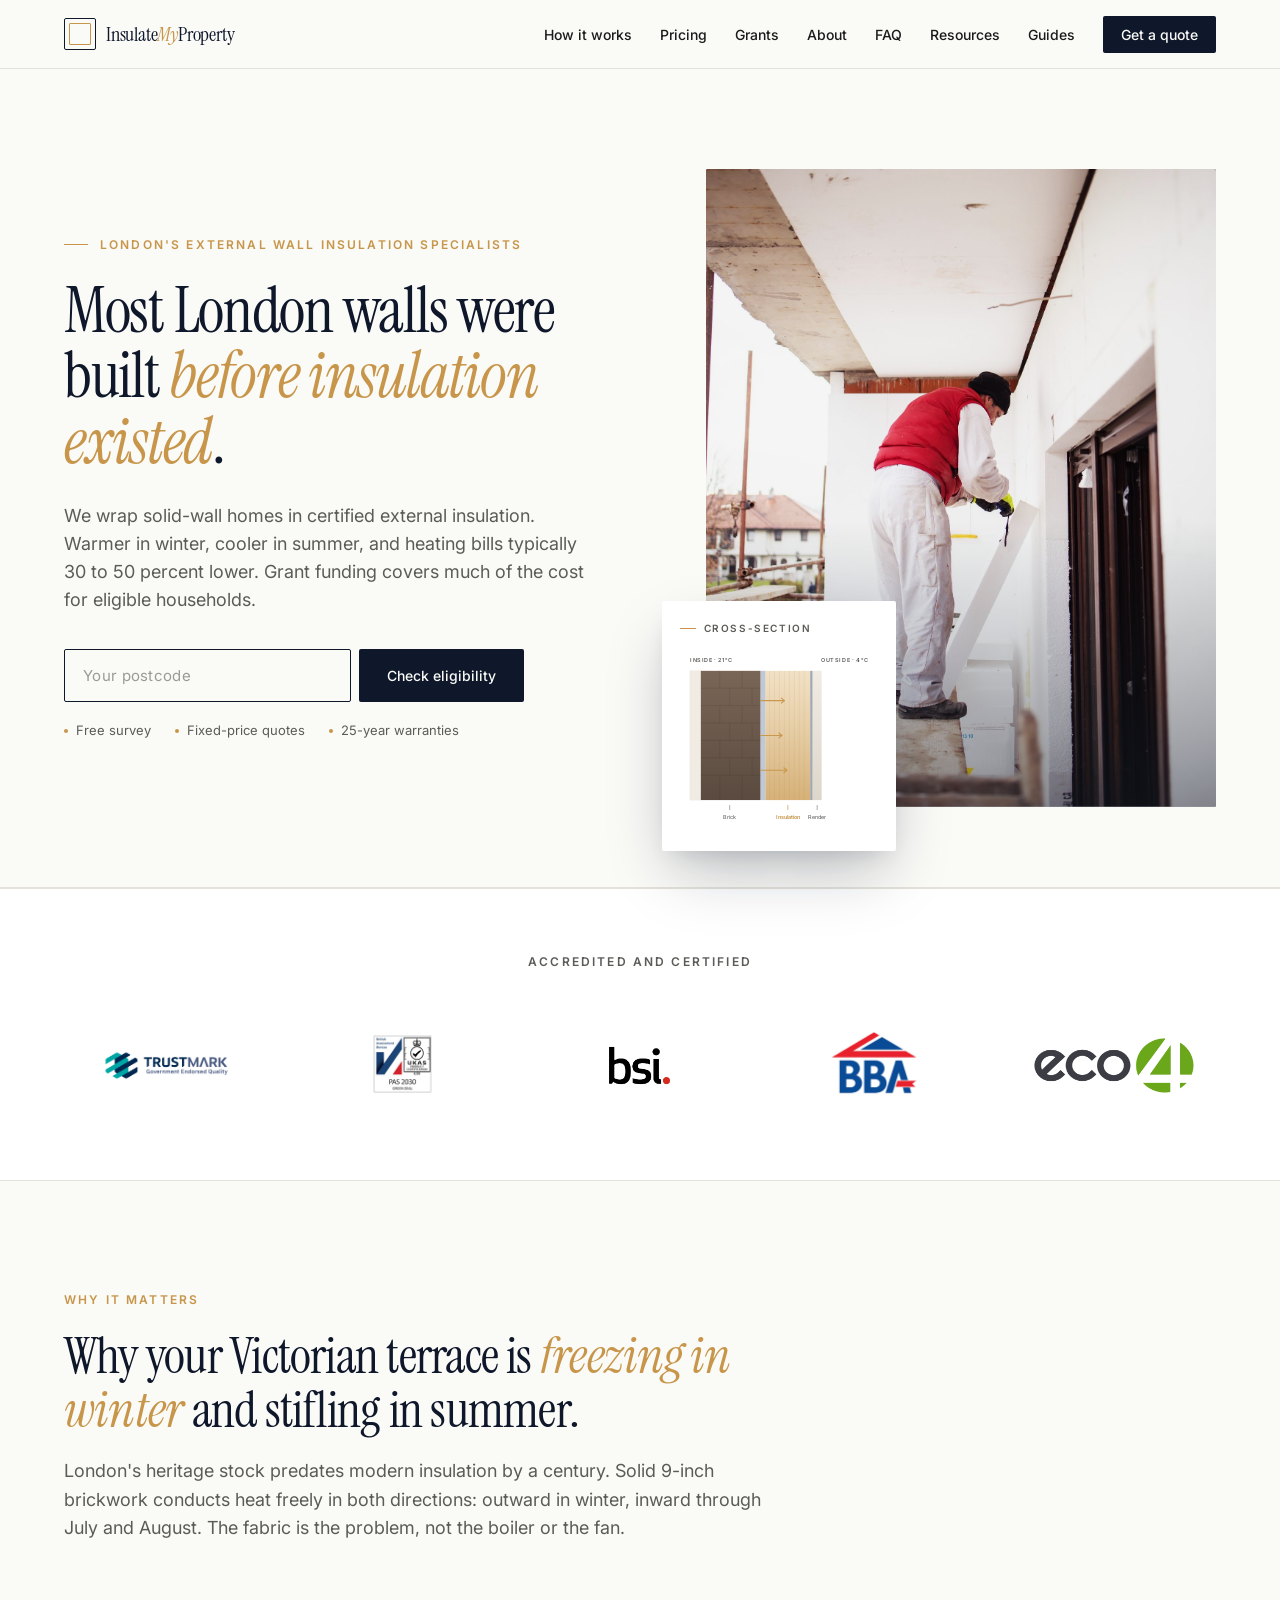
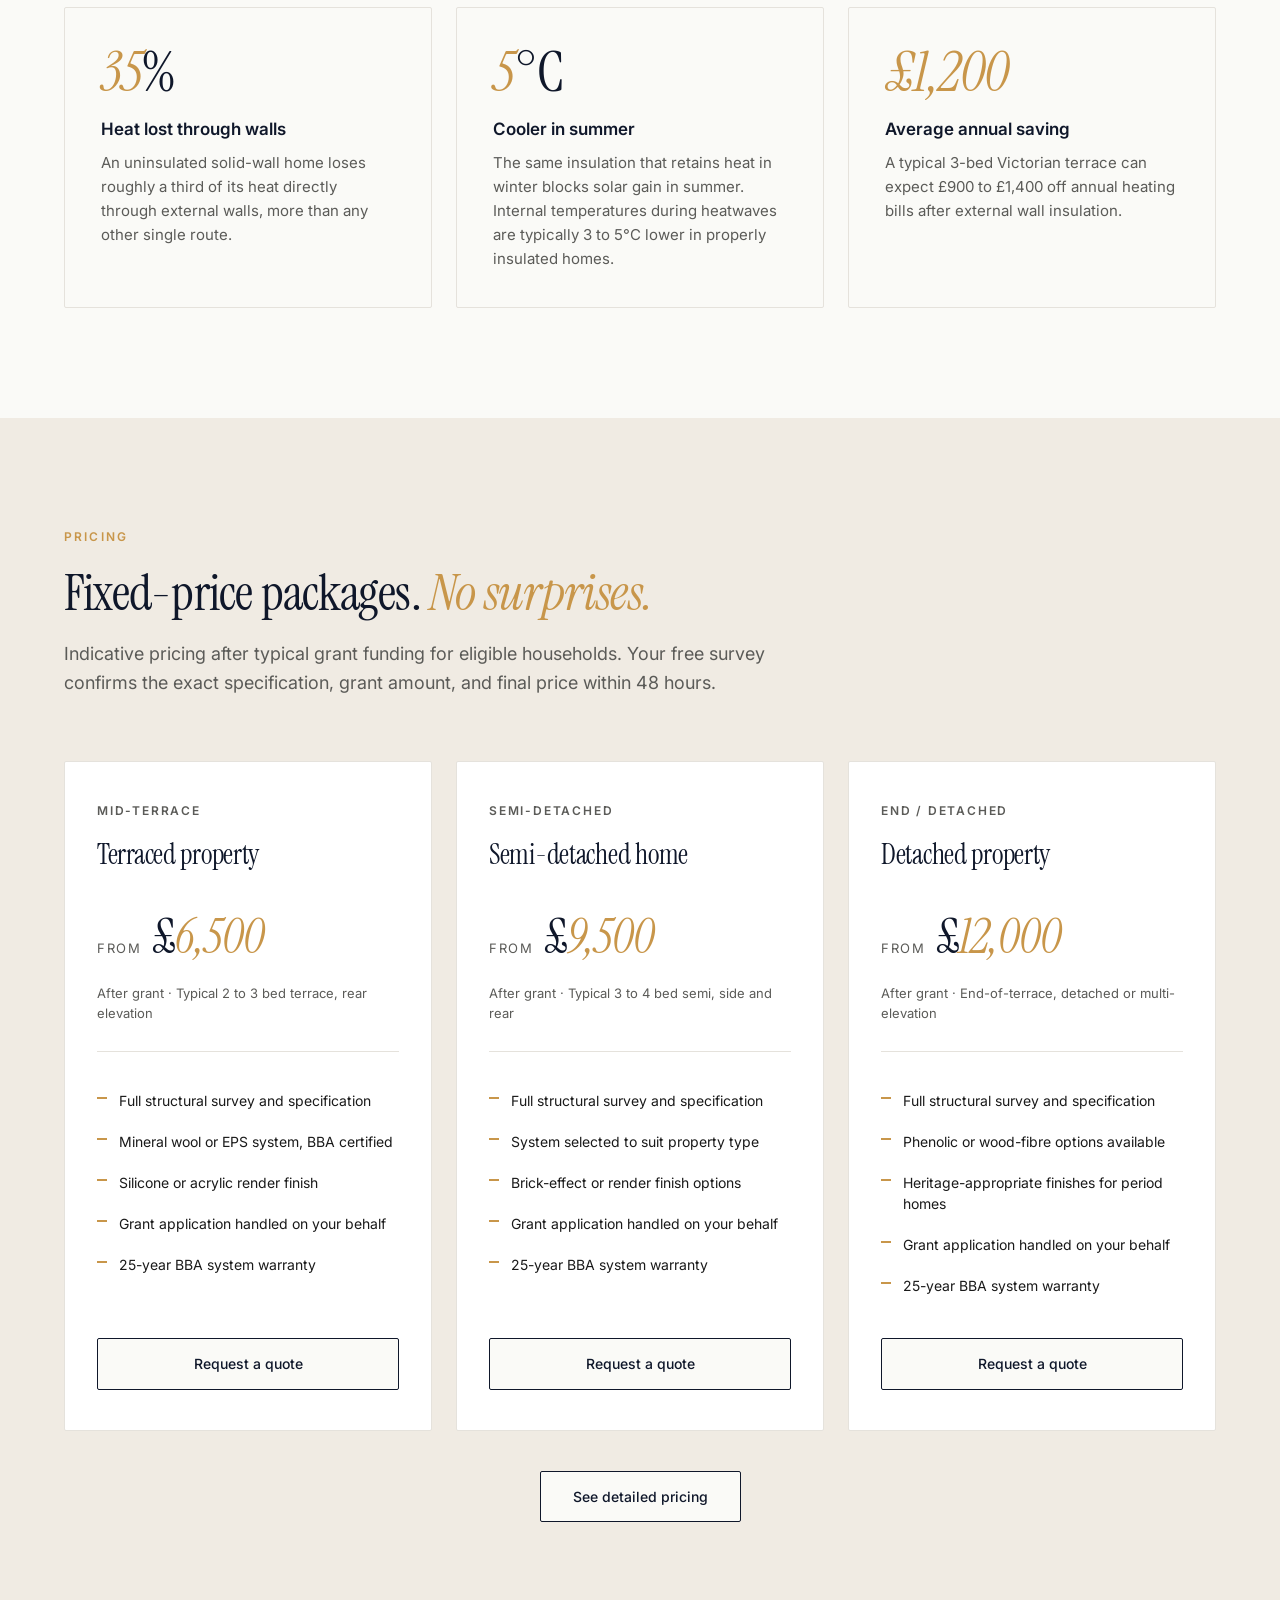
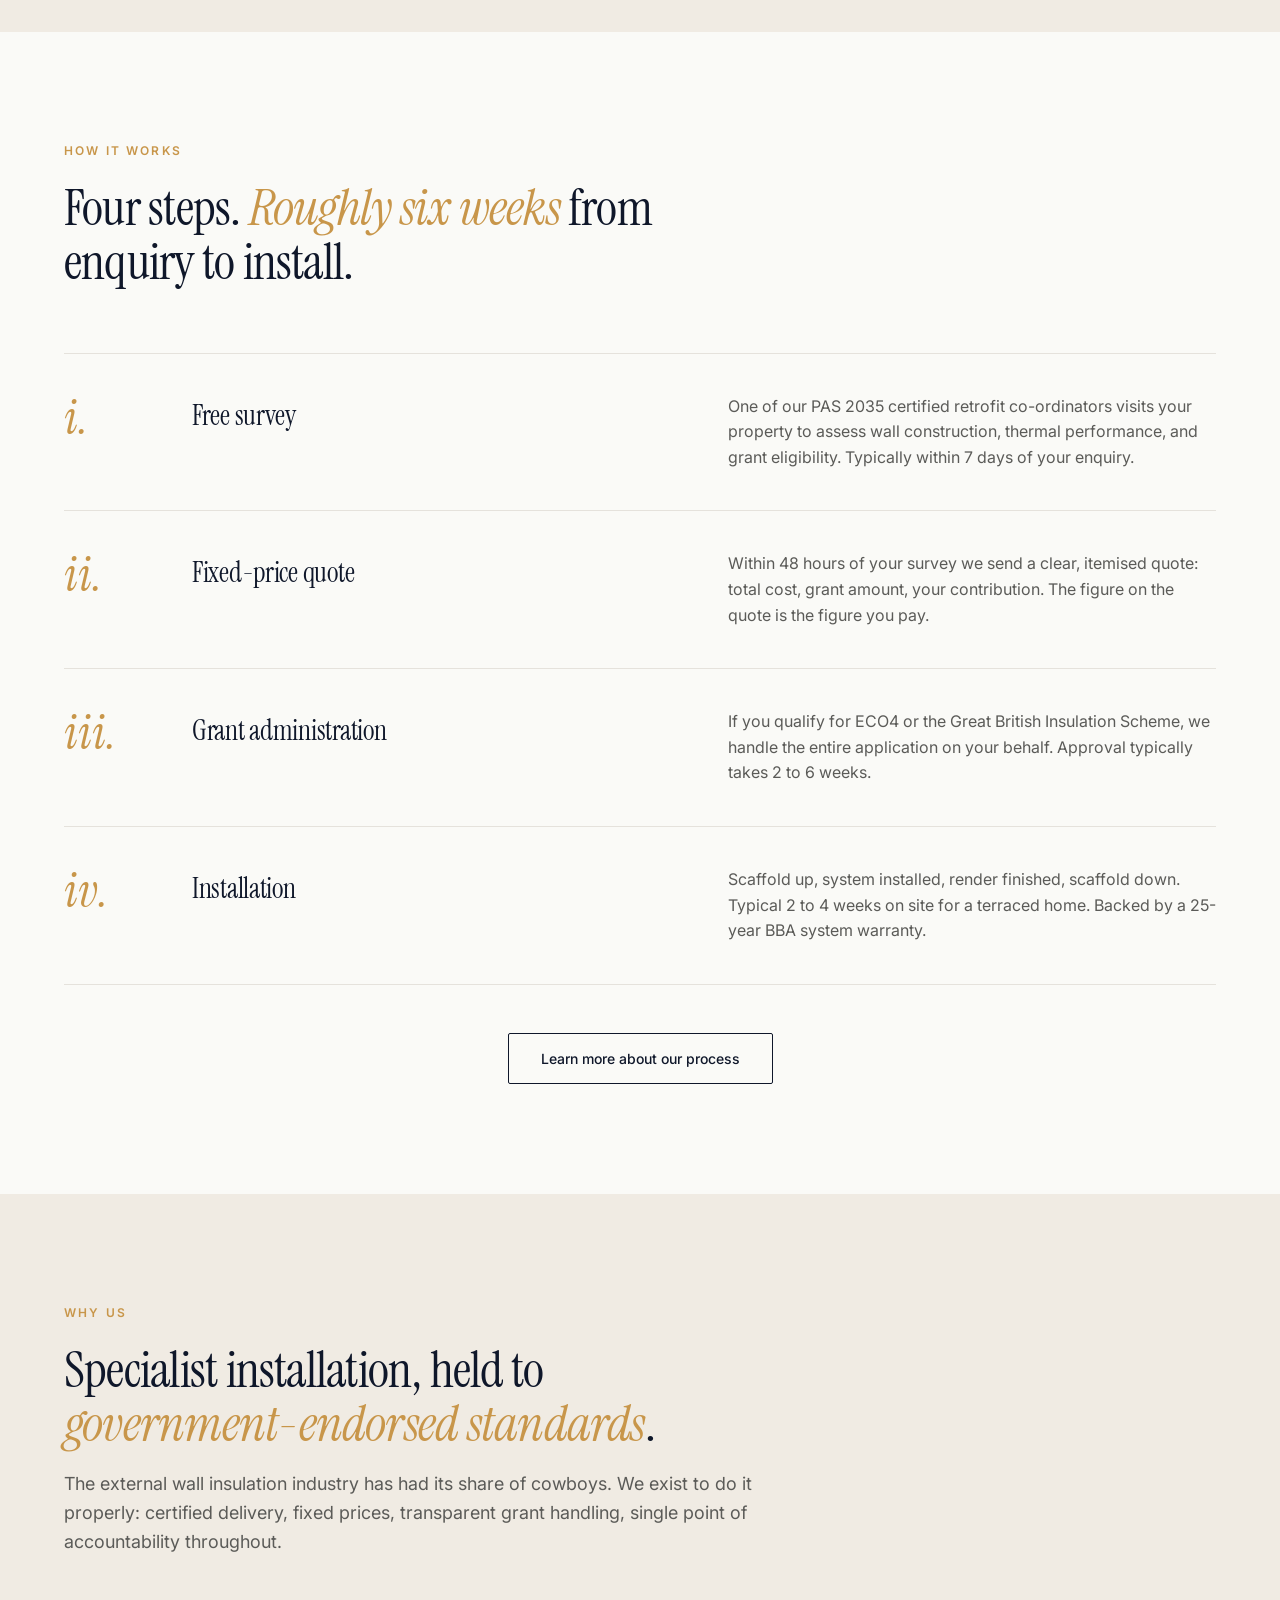
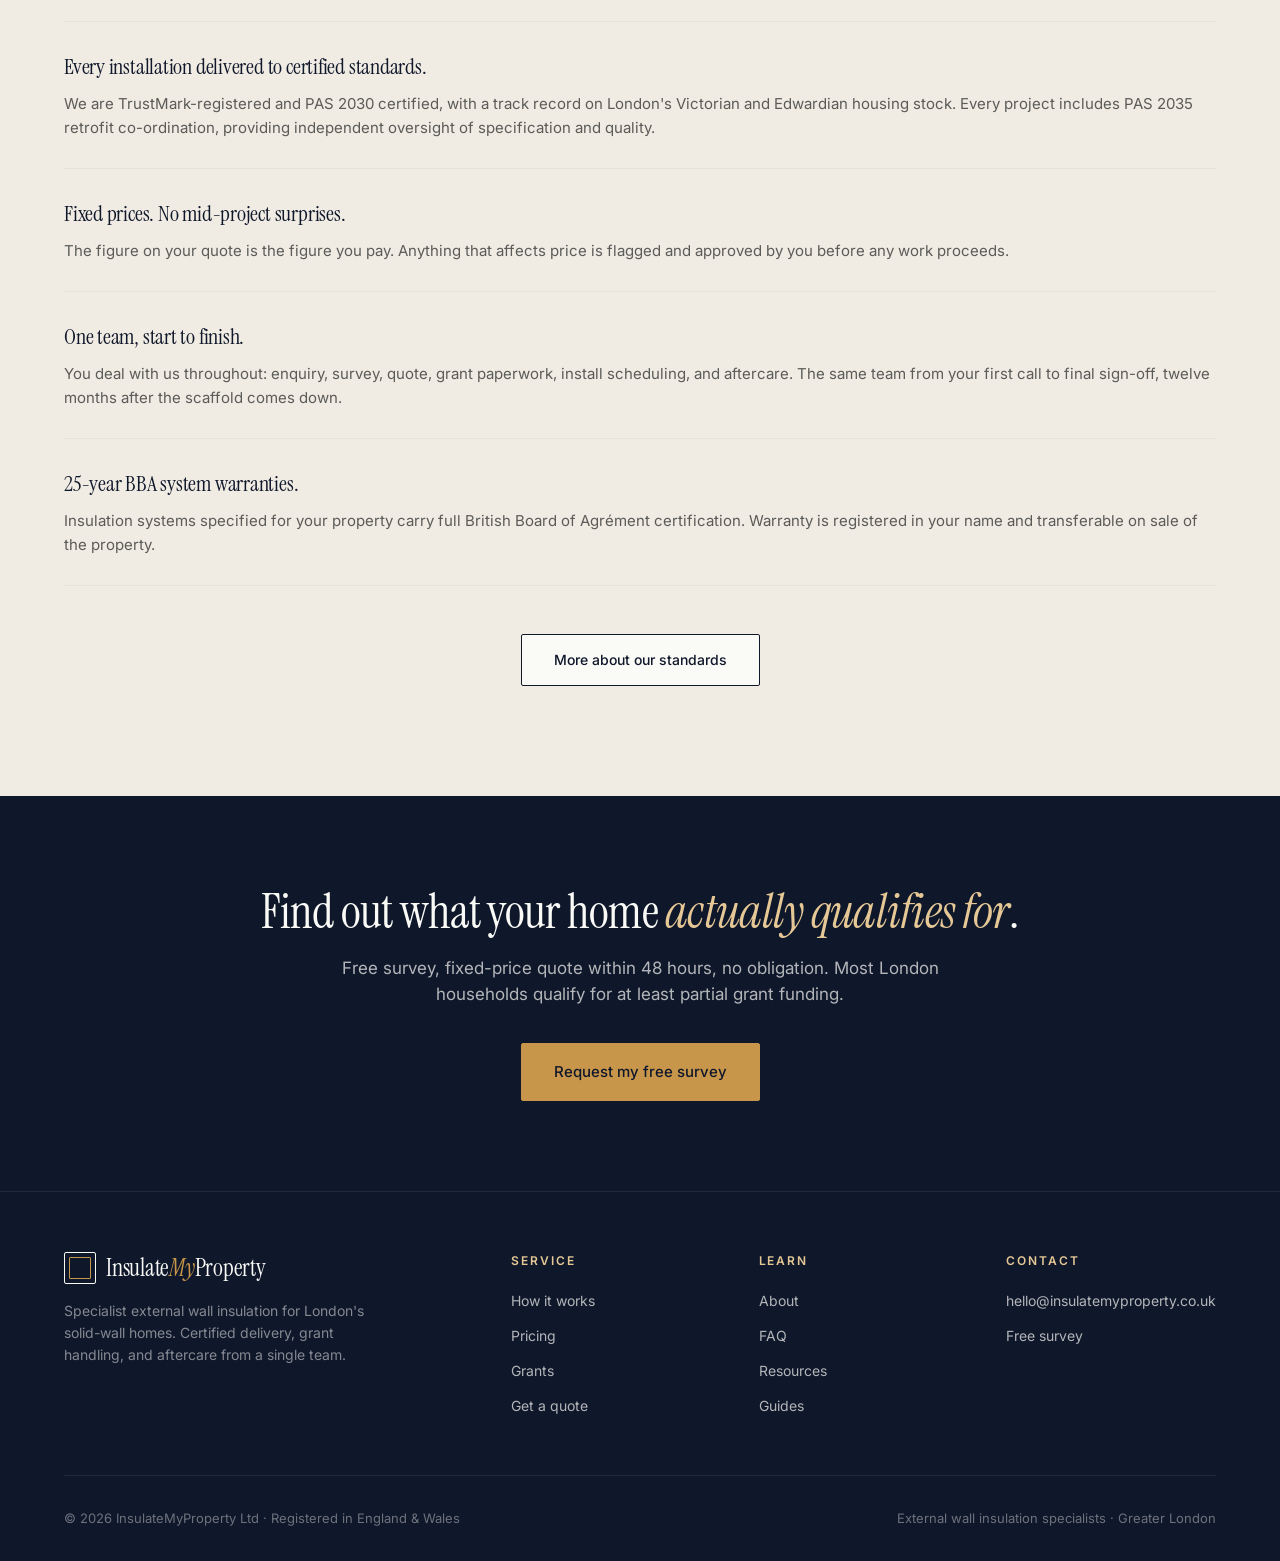
<file: index.html>
<!DOCTYPE html>
<html lang="en-GB">
<head>
<meta charset="UTF-8">
<meta name="viewport" content="width=device-width, initial-scale=1.0">
<title>InsulateMyProperty — Specialist external wall insulation, London</title>
<meta name="description" content="External wall insulation for London's solid-wall homes. Warmer in winter, cooler in summer. Grant funding available. Fixed-price quotes within 48 hours. TrustMark-registered and PAS 2030 certified.">
<link rel="preconnect" href="https://fonts.googleapis.com">
<link rel="preconnect" href="https://fonts.gstatic.com" crossorigin>
<link href="https://fonts.googleapis.com/css2?family=Instrument+Serif:ital@0;1&family=Inter:wght@300;400;500;600;700&display=swap" rel="stylesheet">
<link rel="stylesheet" href="styles.css">

<link rel="icon" type="image/svg+xml" href="favicon.svg">
<link rel="icon" type="image/png" sizes="32x32" href="favicon-32.png">
<link rel="apple-touch-icon" sizes="180x180" href="apple-touch-icon.png">
<link rel="manifest" href="site.webmanifest">
<meta name="theme-color" content="#0F172A">

<link rel="canonical" href="https://insulatemyproperty.co.uk/">

<meta property="og:type" content="website">
<meta property="og:site_name" content="InsulateMyProperty">
<meta property="og:locale" content="en_GB">
<meta property="og:url" content="https://insulatemyproperty.co.uk/">
<meta property="og:title" content="InsulateMyProperty — Specialist external wall insulation, London">
<meta property="og:description" content="External wall insulation for London's solid-wall homes. Warmer in winter, cooler in summer. Grant funding available. Fixed-price quotes within 48 hours. TrustMark-registered and PAS 2030 certified.">
<meta property="og:image" content="https://insulatemyproperty.co.uk/images/og-default.jpg">
<meta property="og:image:width" content="1200">
<meta property="og:image:height" content="630">

<meta name="twitter:card" content="summary_large_image">
<meta name="twitter:title" content="InsulateMyProperty — Specialist external wall insulation, London">
<meta name="twitter:description" content="External wall insulation for London's solid-wall homes. Warmer in winter, cooler in summer. Grant funding available. Fixed-price quotes within 48 hours. TrustMark-registered and PAS 2030 certified.">
<meta name="twitter:image" content="https://insulatemyproperty.co.uk/images/og-default.jpg">

<script type="application/ld+json">
{
  "@context": "https://schema.org",
  "@type": "HomeAndConstructionBusiness",
  "name": "InsulateMyProperty",
  "alternateName": "InsulateMyProperty Ltd",
  "description": "Specialist external wall insulation for London's solid-wall homes. Certified delivery, grant handling, and aftercare from a single team.",
  "url": "https://insulatemyproperty.co.uk",
  "email": "hello@insulatemyproperty.co.uk",
  "logo": "https://insulatemyproperty.co.uk/images/og-default.jpg",
  "image": "https://insulatemyproperty.co.uk/images/og-default.jpg",
  "priceRange": "££",
  "areaServed": {
    "@type": "City",
    "name": "London",
    "containedInPlace": {
      "@type": "Country",
      "name": "United Kingdom"
    }
  },
  "serviceArea": {
    "@type": "GeoCircle",
    "geoMidpoint": {
      "@type": "GeoCoordinates",
      "latitude": 51.5074,
      "longitude": -0.1278
    },
    "geoRadius": "30000"
  },
  "hasOfferCatalog": {
    "@type": "OfferCatalog",
    "name": "External wall insulation services",
    "itemListElement": [
      {"@type": "Offer", "itemOffered": {"@type": "Service", "name": "External wall insulation installation"}},
      {"@type": "Offer", "itemOffered": {"@type": "Service", "name": "ECO4 grant administration"}},
      {"@type": "Offer", "itemOffered": {"@type": "Service", "name": "GBIS grant administration"}},
      {"@type": "Offer", "itemOffered": {"@type": "Service", "name": "Building survey and retrofit co-ordination"}}
    ]
  }
}
</script>

</head>
<body>

<header class="site-header">
  <div class="nav-inner">
    <a href="index.html" class="logo">
      <div class="logo-mark"></div>
      <span class="logo-text">Insulate<em>My</em>Property</span>
    </a>
    <nav class="site-nav">
      <ul>
        <li><a href="how-it-works.html">How it works</a></li>
        <li><a href="pricing.html">Pricing</a></li>
        <li><a href="grants.html">Grants</a></li>
        <li><a href="about.html">About</a></li>
        <li><a href="faq.html">FAQ</a></li>
        <li><a href="resources.html">Resources</a></li>
        <li><a href="guides/index.html">Guides</a></li>
        <li><a href="quote.html" class="nav-cta">Get a quote</a></li>
      </ul>
    </nav>
  </div>
</header>

<section class="hero">
  <div class="container">
    <div class="hero-grid">
      <div>
        <div class="eyebrow">London's external wall insulation specialists</div>
        <h1>Most London walls were built <em>before insulation existed</em>.</h1>
        <p class="lead">We wrap solid-wall homes in certified external insulation. Warmer in winter, cooler in summer, and heating bills typically 30 to 50 percent lower. Grant funding covers much of the cost for eligible households.</p>
        <form class="hero-postcode" onsubmit="event.preventDefault(); window.location.href='quote.html?postcode=' + encodeURIComponent(this.elements[0].value);">
          <input type="text" placeholder="Your postcode" aria-label="Your postcode" maxlength="8" required>
          <button type="submit">Check eligibility</button>
        </form>
        <div class="hero-meta">
          <span>Free survey</span>
          <span>Fixed-price quotes</span>
          <span>25-year warranties</span>
        </div>
      </div>
      <div class="hero-visual">
        <div class="hero-photo">
          <img src="images/hero-install.jpg" alt="External wall insulation installation in progress" loading="eager">
        </div>
        <div class="hero-diagram-card">
          <div class="hero-diagram-card-label">Cross-section</div>
          <svg viewBox="0 0 400 380" xmlns="http://www.w3.org/2000/svg" aria-hidden="true">
            <defs>
              <linearGradient id="brickGradHero" x1="0%" y1="0%" x2="0%" y2="100%">
                <stop offset="0%" stop-color="#7A6657"/>
                <stop offset="100%" stop-color="#5A4A3F"/>
              </linearGradient>
              <linearGradient id="insulationGradHero" x1="0%" y1="0%" x2="0%" y2="100%">
                <stop offset="0%" stop-color="#E5C896" stop-opacity="0.55"/>
                <stop offset="100%" stop-color="#C8964A" stop-opacity="0.75"/>
              </linearGradient>
              <linearGradient id="renderGradHero" x1="0%" y1="0%" x2="0%" y2="100%">
                <stop offset="0%" stop-color="#F0EBE3"/>
                <stop offset="100%" stop-color="#DDD6CA"/>
              </linearGradient>
            </defs>
            <text x="20" y="32" font-family="Inter, sans-serif" font-size="11" font-weight="600" fill="#5B5B58" letter-spacing="1.2">INSIDE · 21°C</text>
            <text x="380" y="32" font-family="Inter, sans-serif" font-size="11" font-weight="600" fill="#5B5B58" letter-spacing="1.2" text-anchor="end">OUTSIDE · 4°C</text>
            <rect x="20" y="50" width="22" height="260" fill="#F0EBE3" stroke="#DDD6CA" stroke-width="0.5"/>
            <rect x="42" y="50" width="120" height="260" fill="url(#brickGradHero)"/>
            <g stroke="#3A3027" stroke-width="0.6" opacity="0.55">
              <line x1="42" y1="85" x2="162" y2="85"/>
              <line x1="42" y1="120" x2="162" y2="120"/>
              <line x1="42" y1="155" x2="162" y2="155"/>
              <line x1="42" y1="190" x2="162" y2="190"/>
              <line x1="42" y1="225" x2="162" y2="225"/>
              <line x1="42" y1="260" x2="162" y2="260"/>
              <line x1="80" y1="50" x2="80" y2="85"/>
              <line x1="125" y1="50" x2="125" y2="85"/>
              <line x1="100" y1="85" x2="100" y2="120"/>
              <line x1="145" y1="85" x2="145" y2="120"/>
              <line x1="80" y1="120" x2="80" y2="155"/>
              <line x1="125" y1="120" x2="125" y2="155"/>
              <line x1="100" y1="155" x2="100" y2="190"/>
              <line x1="145" y1="155" x2="145" y2="190"/>
              <line x1="80" y1="190" x2="80" y2="225"/>
              <line x1="125" y1="190" x2="125" y2="225"/>
              <line x1="100" y1="225" x2="100" y2="260"/>
              <line x1="145" y1="225" x2="145" y2="260"/>
              <line x1="80" y1="260" x2="80" y2="310"/>
              <line x1="125" y1="260" x2="125" y2="310"/>
            </g>
            <rect x="162" y="50" width="10" height="260" fill="#94A3B8" opacity="0.6"/>
            <rect x="172" y="50" width="90" height="260" fill="url(#insulationGradHero)"/>
            <g stroke="#A87A2E" stroke-width="0.5" opacity="0.4">
              <line x1="180" y1="50" x2="180" y2="310"/>
              <line x1="190" y1="50" x2="190" y2="310"/>
              <line x1="200" y1="50" x2="200" y2="310"/>
              <line x1="210" y1="50" x2="210" y2="310"/>
              <line x1="220" y1="50" x2="220" y2="310"/>
              <line x1="230" y1="50" x2="230" y2="310"/>
              <line x1="240" y1="50" x2="240" y2="310"/>
              <line x1="250" y1="50" x2="250" y2="310"/>
            </g>
            <rect x="262" y="50" width="5" height="260" fill="#475569" opacity="0.5"/>
            <rect x="267" y="50" width="18" height="260" fill="url(#renderGradHero)"/>
            <g opacity="0.95">
              <path d="M 162 110 L 210 110" stroke="#C8964A" stroke-width="2.2" fill="none" stroke-linecap="round"/>
              <path d="M 204 105 L 210 110 L 204 115" stroke="#C8964A" stroke-width="2.2" fill="none" stroke-linecap="round" stroke-linejoin="round"/>
              <path d="M 162 180 L 205 180" stroke="#C8964A" stroke-width="2.2" fill="none" stroke-linecap="round"/>
              <path d="M 199 175 L 205 180 L 199 185" stroke="#C8964A" stroke-width="2.2" fill="none" stroke-linecap="round" stroke-linejoin="round"/>
              <path d="M 162 250 L 215 250" stroke="#C8964A" stroke-width="2.2" fill="none" stroke-linecap="round"/>
              <path d="M 209 245 L 215 250 L 209 255" stroke="#C8964A" stroke-width="2.2" fill="none" stroke-linecap="round" stroke-linejoin="round"/>
            </g>
            <line x1="100" y1="320" x2="100" y2="330" stroke="#1F2937" stroke-width="0.8"/>
            <text x="100" y="348" font-family="Inter, sans-serif" font-size="11" fill="#5B5B58" text-anchor="middle">Brick</text>
            <line x1="217" y1="320" x2="217" y2="330" stroke="#C8964A" stroke-width="1.4"/>
            <text x="217" y="348" font-family="Inter, sans-serif" font-size="11" font-weight="600" fill="#C8964A" text-anchor="middle">Insulation</text>
            <line x1="276" y1="320" x2="276" y2="330" stroke="#1F2937" stroke-width="0.8"/>
            <text x="276" y="348" font-family="Inter, sans-serif" font-size="11" fill="#5B5B58" text-anchor="middle">Render</text>
          </svg>
        </div>
      </div>
    </div>
  </div>
</section>

<div class="trust-strip">
  <div class="container">
    <div class="trust-strip-label">Accredited and certified</div>
    <div class="trust-grid">
      <div class="trust-item"><img src="images/trustmark.png" alt="TrustMark — Government Endorsed Quality" class="trust-logo trust-logo--trustmark"></div>
      <div class="trust-item"><img src="images/pas2030.png" alt="PAS 2030 certified installer standard" class="trust-logo trust-logo--pas2030"></div>
      <div class="trust-item"><img src="images/pas2035-bsi.png" alt="BSI — PAS 2035 retrofit standard" class="trust-logo trust-logo--bsi"></div>
      <div class="trust-item"><img src="images/bba.png" alt="BBA certified insulation systems" class="trust-logo trust-logo--bba"></div>
      <div class="trust-item"><img src="images/eco4.png" alt="ECO4 grant scheme" class="trust-logo trust-logo--eco4"></div>
    </div>
  </div>
</div>

<section>
  <div class="container">
    <div class="section-head">
      <div class="section-eyebrow">Why it matters</div>
      <h2>Why your Victorian terrace is <em>freezing in winter</em> and stifling in summer.</h2>
      <p>London's heritage stock predates modern insulation by a century. Solid 9-inch brickwork conducts heat freely in both directions: outward in winter, inward through July and August. The fabric is the problem, not the boiler or the fan.</p>
    </div>
    <div class="problem-grid">
      <div class="problem-card">
        <div class="stat"><em>35</em>%</div>
        <h3>Heat lost through walls</h3>
        <p>An uninsulated solid-wall home loses roughly a third of its heat directly through external walls, more than any other single route.</p>
      </div>
      <div class="problem-card">
        <div class="stat"><em>5</em>°C</div>
        <h3>Cooler in summer</h3>
        <p>The same insulation that retains heat in winter blocks solar gain in summer. Internal temperatures during heatwaves are typically 3 to 5°C lower in properly insulated homes.</p>
      </div>
      <div class="problem-card">
        <div class="stat"><em>£1,200</em></div>
        <h3>Average annual saving</h3>
        <p>A typical 3-bed Victorian terrace can expect £900 to £1,400 off annual heating bills after external wall insulation.</p>
      </div>
    </div>
  </div>
</section>

<section class="alt-bg">
  <div class="container">
    <div class="section-head">
      <div class="section-eyebrow">Pricing</div>
      <h2>Fixed-price packages. <em>No surprises.</em></h2>
      <p>Indicative pricing after typical grant funding for eligible households. Your free survey confirms the exact specification, grant amount, and final price within 48 hours.</p>
    </div>
    <div class="packages-grid">
      <div class="package">
        <div class="package-type">Mid-terrace</div>
        <h3>Terraced property</h3>
        <div class="package-price">
          <span class="from">From</span>
          <span class="amount">£<em>6,500</em></span>
        </div>
        <div class="package-after">After grant · Typical 2 to 3 bed terrace, rear elevation</div>
        <ul>
          <li>Full structural survey and specification</li>
          <li>Mineral wool or EPS system, BBA certified</li>
          <li>Silicone or acrylic render finish</li>
          <li>Grant application handled on your behalf</li>
          <li>25-year BBA system warranty</li>
        </ul>
        <a href="quote.html" class="package-cta">Request a quote</a>
      </div>
      <div class="package">
        <div class="package-type">Semi-detached</div>
        <h3>Semi-detached home</h3>
        <div class="package-price">
          <span class="from">From</span>
          <span class="amount">£<em>9,500</em></span>
        </div>
        <div class="package-after">After grant · Typical 3 to 4 bed semi, side and rear</div>
        <ul>
          <li>Full structural survey and specification</li>
          <li>System selected to suit property type</li>
          <li>Brick-effect or render finish options</li>
          <li>Grant application handled on your behalf</li>
          <li>25-year BBA system warranty</li>
        </ul>
        <a href="quote.html" class="package-cta">Request a quote</a>
      </div>
      <div class="package">
        <div class="package-type">End / detached</div>
        <h3>Detached property</h3>
        <div class="package-price">
          <span class="from">From</span>
          <span class="amount">£<em>12,000</em></span>
        </div>
        <div class="package-after">After grant · End-of-terrace, detached or multi-elevation</div>
        <ul>
          <li>Full structural survey and specification</li>
          <li>Phenolic or wood-fibre options available</li>
          <li>Heritage-appropriate finishes for period homes</li>
          <li>Grant application handled on your behalf</li>
          <li>25-year BBA system warranty</li>
        </ul>
        <a href="quote.html" class="package-cta">Request a quote</a>
      </div>
    </div>
    <div style="text-align: center; margin-top: 40px;">
      <a href="pricing.html" class="btn-secondary" style="width: auto; padding: 14px 32px;">See detailed pricing</a>
    </div>
  </div>
</section>

<section>
  <div class="container">
    <div class="section-head">
      <div class="section-eyebrow">How it works</div>
      <h2>Four steps. <em>Roughly six weeks</em> from enquiry to install.</h2>
    </div>
    <div class="process-list">
      <div class="process-step">
        <div class="process-num">i.</div>
        <h3>Free survey</h3>
        <p>One of our PAS 2035 certified retrofit co-ordinators visits your property to assess wall construction, thermal performance, and grant eligibility. Typically within 7 days of your enquiry.</p>
      </div>
      <div class="process-step">
        <div class="process-num">ii.</div>
        <h3>Fixed-price quote</h3>
        <p>Within 48 hours of your survey we send a clear, itemised quote: total cost, grant amount, your contribution. The figure on the quote is the figure you pay.</p>
      </div>
      <div class="process-step">
        <div class="process-num">iii.</div>
        <h3>Grant administration</h3>
        <p>If you qualify for ECO4 or the Great British Insulation Scheme, we handle the entire application on your behalf. Approval typically takes 2 to 6 weeks.</p>
      </div>
      <div class="process-step">
        <div class="process-num">iv.</div>
        <h3>Installation</h3>
        <p>Scaffold up, system installed, render finished, scaffold down. Typical 2 to 4 weeks on site for a terraced home. Backed by a 25-year BBA system warranty.</p>
      </div>
    </div>
    <div style="text-align: center; margin-top: 48px;">
      <a href="how-it-works.html" class="btn-secondary" style="width: auto; padding: 14px 32px;">Learn more about our process</a>
    </div>
  </div>
</section>

<section class="alt-bg">
  <div class="container">
    <div class="section-head">
      <div class="section-eyebrow">Why us</div>
      <h2>Specialist installation, held to <em>government-endorsed standards</em>.</h2>
      <p>The external wall insulation industry has had its share of cowboys. We exist to do it properly: certified delivery, fixed prices, transparent grant handling, single point of accountability throughout.</p>
    </div>
    <ul class="trust-points">
      <li>
        <h4>Every installation delivered to certified standards.</h4>
        <p>We are TrustMark-registered and PAS 2030 certified, with a track record on London's Victorian and Edwardian housing stock. Every project includes PAS 2035 retrofit co-ordination, providing independent oversight of specification and quality.</p>
      </li>
      <li>
        <h4>Fixed prices. No mid-project surprises.</h4>
        <p>The figure on your quote is the figure you pay. Anything that affects price is flagged and approved by you before any work proceeds.</p>
      </li>
      <li>
        <h4>One team, start to finish.</h4>
        <p>You deal with us throughout: enquiry, survey, quote, grant paperwork, install scheduling, and aftercare. The same team from your first call to final sign-off, twelve months after the scaffold comes down.</p>
      </li>
      <li>
        <h4>25-year BBA system warranties.</h4>
        <p>Insulation systems specified for your property carry full British Board of Agrément certification. Warranty is registered in your name and transferable on sale of the property.</p>
      </li>
    </ul>
    <div style="text-align: center; margin-top: 48px;">
      <a href="about.html" class="btn-secondary" style="width: auto; padding: 14px 32px;">More about our standards</a>
    </div>
  </div>
</section>

<div class="cta-band">
  <div class="container">
    <h2>Find out what your home <em>actually qualifies for</em>.</h2>
    <p>Free survey, fixed-price quote within 48 hours, no obligation. Most London households qualify for at least partial grant funding.</p>
    <a href="quote.html" class="btn-primary">Request my free survey</a>
  </div>
</div>

<footer class="site-footer">
  <div class="container">
    <div class="footer-grid">
      <div class="footer-brand">
        <a href="index.html" class="logo">
          <div class="logo-mark"></div>
          <span class="logo-text">Insulate<em>My</em>Property</span>
        </a>
        <p>Specialist external wall insulation for London's solid-wall homes. Certified delivery, grant handling, and aftercare from a single team.</p>
      </div>
      <div class="footer-col">
        <h5>Service</h5>
        <ul>
          <li><a href="how-it-works.html">How it works</a></li>
          <li><a href="pricing.html">Pricing</a></li>
          <li><a href="grants.html">Grants</a></li>
          <li><a href="quote.html">Get a quote</a></li>
        </ul>
      </div>
      <div class="footer-col">
        <h5>Learn</h5>
        <ul>
          <li><a href="about.html">About</a></li>
          <li><a href="faq.html">FAQ</a></li>
          <li><a href="resources.html">Resources</a></li>
          <li><a href="guides/index.html">Guides</a></li>
        </ul>
      </div>
      <div class="footer-col">
        <h5>Contact</h5>
        <ul>
          <li><a href="mailto:hello@insulatemyproperty.co.uk">hello@insulatemyproperty.co.uk</a></li>
          <li><a href="quote.html">Free survey</a></li>
        </ul>
      </div>
    </div>
    <div class="footer-base">
      <div>© 2026 InsulateMyProperty Ltd · Registered in England &amp; Wales</div>
      <div>External wall insulation specialists · Greater London</div>
    </div>
  </div>
</footer>

</body>
</html>
</file>
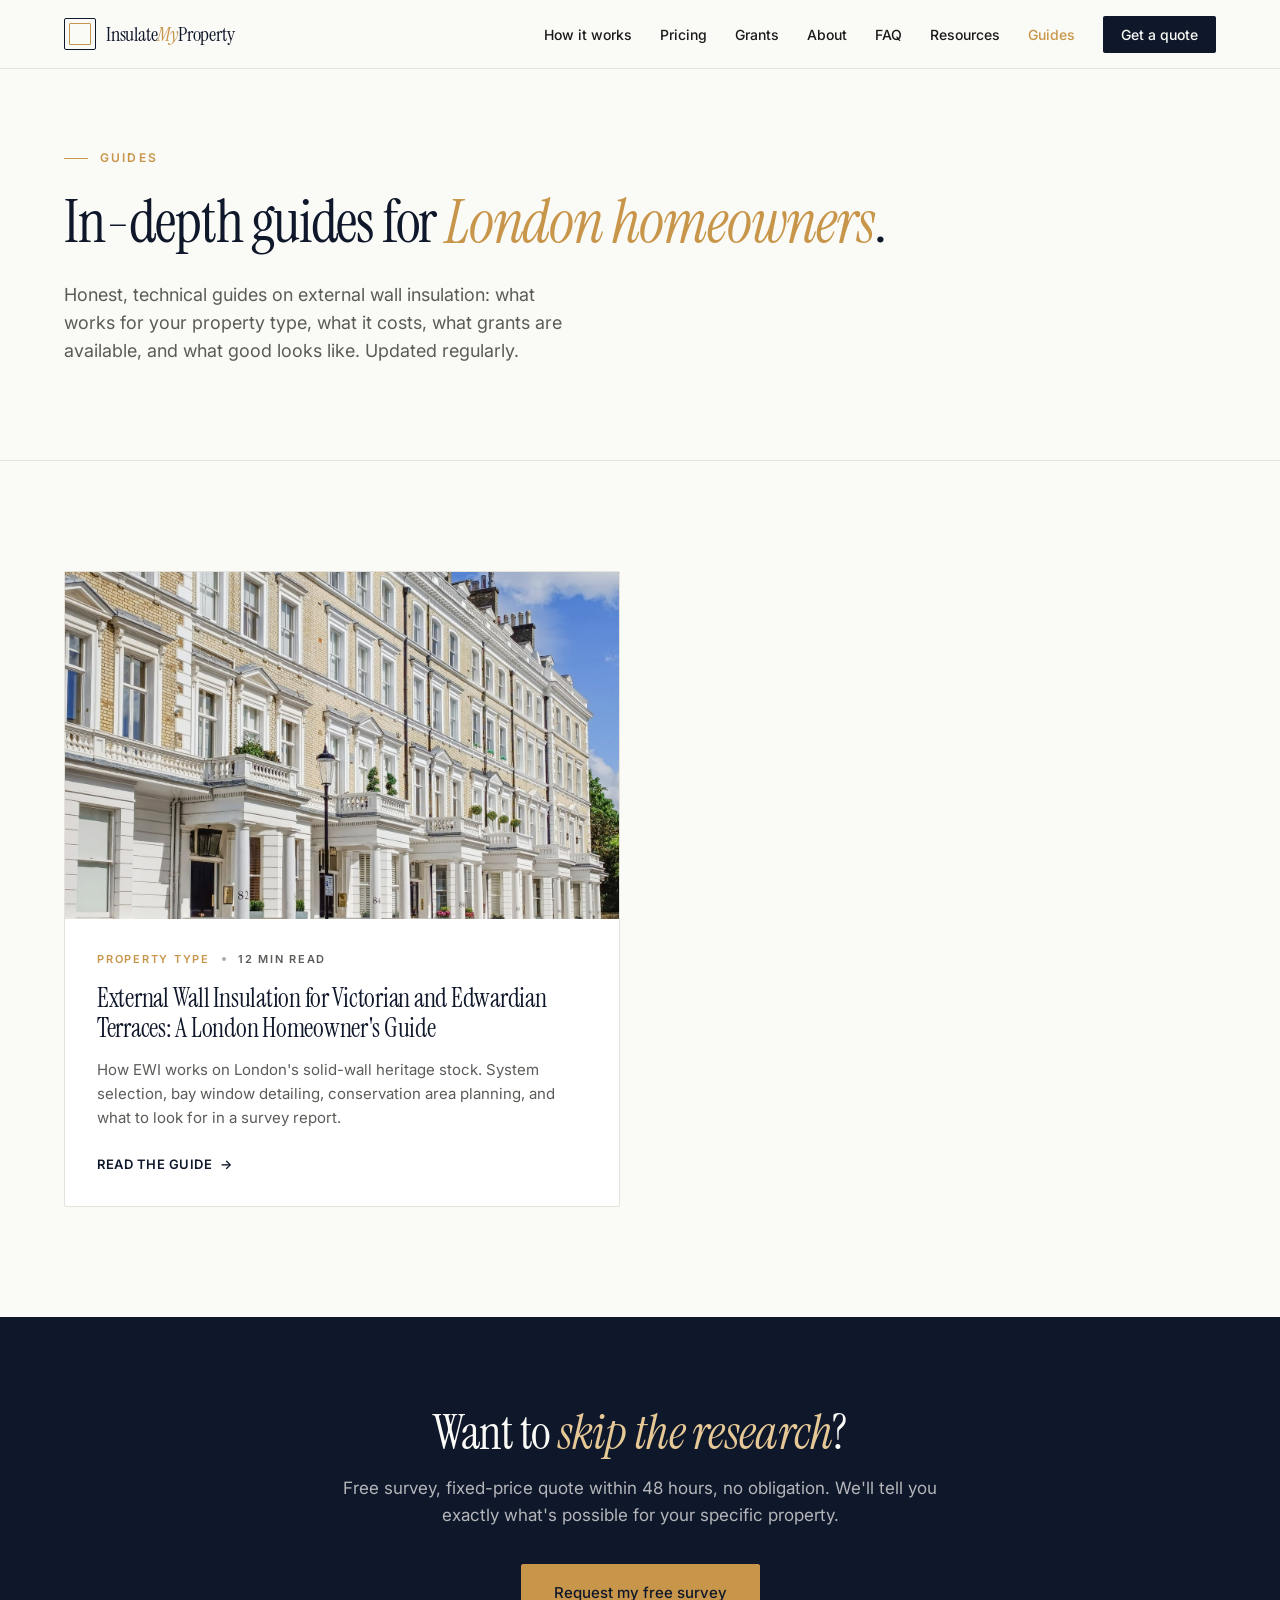
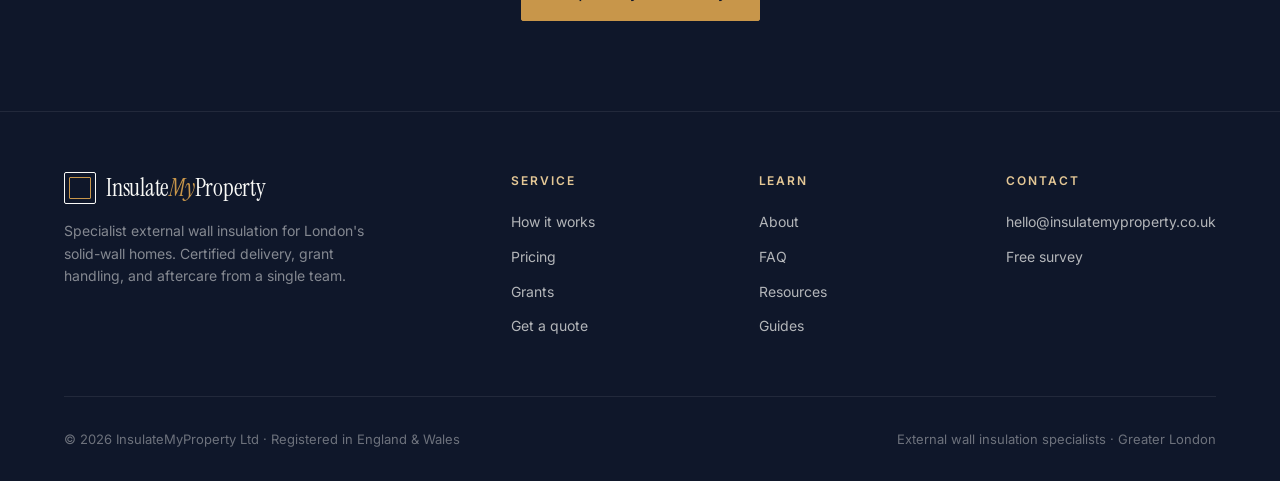
<file: guides/index.html>
<!DOCTYPE html>
<html lang="en-GB">
<head>
<meta charset="UTF-8">
<meta name="viewport" content="width=device-width, initial-scale=1.0">
<title>Guides — External wall insulation for London homeowners — InsulateMyProperty</title>
<meta name="description" content="In-depth guides on external wall insulation for London's Victorian and Edwardian housing stock. Property types, costs, grants, technical specifics, and what good looks like.">
<link rel="preconnect" href="https://fonts.googleapis.com">
<link rel="preconnect" href="https://fonts.gstatic.com" crossorigin>
<link href="https://fonts.googleapis.com/css2?family=Instrument+Serif:ital@0;1&family=Inter:wght@300;400;500;600;700&display=swap" rel="stylesheet">
<link rel="stylesheet" href="../styles.css">

<link rel="icon" type="image/svg+xml" href="../favicon.svg">
<link rel="icon" type="image/png" sizes="32x32" href="../favicon-32.png">
<link rel="apple-touch-icon" sizes="180x180" href="../apple-touch-icon.png">
<link rel="manifest" href="../site.webmanifest">
<meta name="theme-color" content="#0F172A">

<link rel="canonical" href="https://insulatemyproperty.co.uk/guides/">

<meta property="og:type" content="website">
<meta property="og:site_name" content="InsulateMyProperty">
<meta property="og:locale" content="en_GB">
<meta property="og:url" content="https://insulatemyproperty.co.uk/guides/">
<meta property="og:title" content="Guides — External wall insulation for London homeowners — InsulateMyProperty">
<meta property="og:description" content="In-depth guides on external wall insulation for London's Victorian and Edwardian housing stock. Property types, costs, grants, technical specifics, and what good looks like.">
<meta property="og:image" content="https://insulatemyproperty.co.uk/images/og-default.jpg">
<meta property="og:image:width" content="1200">
<meta property="og:image:height" content="630">

<meta name="twitter:card" content="summary_large_image">
<meta name="twitter:title" content="Guides — External wall insulation for London homeowners — InsulateMyProperty">
<meta name="twitter:description" content="In-depth guides on external wall insulation for London's Victorian and Edwardian housing stock. Property types, costs, grants, technical specifics, and what good looks like.">
<meta name="twitter:image" content="https://insulatemyproperty.co.uk/images/og-default.jpg">

<script type="application/ld+json">
{
  "@context": "https://schema.org",
  "@type": "HomeAndConstructionBusiness",
  "name": "InsulateMyProperty",
  "alternateName": "InsulateMyProperty Ltd",
  "description": "Specialist external wall insulation for London's solid-wall homes. Certified delivery, grant handling, and aftercare from a single team.",
  "url": "https://insulatemyproperty.co.uk",
  "email": "hello@insulatemyproperty.co.uk",
  "logo": "https://insulatemyproperty.co.uk/images/og-default.jpg",
  "image": "https://insulatemyproperty.co.uk/images/og-default.jpg",
  "priceRange": "££",
  "areaServed": {
    "@type": "City",
    "name": "London",
    "containedInPlace": {
      "@type": "Country",
      "name": "United Kingdom"
    }
  },
  "serviceArea": {
    "@type": "GeoCircle",
    "geoMidpoint": {
      "@type": "GeoCoordinates",
      "latitude": 51.5074,
      "longitude": -0.1278
    },
    "geoRadius": "30000"
  },
  "hasOfferCatalog": {
    "@type": "OfferCatalog",
    "name": "External wall insulation services",
    "itemListElement": [
      {"@type": "Offer", "itemOffered": {"@type": "Service", "name": "External wall insulation installation"}},
      {"@type": "Offer", "itemOffered": {"@type": "Service", "name": "ECO4 grant administration"}},
      {"@type": "Offer", "itemOffered": {"@type": "Service", "name": "GBIS grant administration"}},
      {"@type": "Offer", "itemOffered": {"@type": "Service", "name": "Building survey and retrofit co-ordination"}}
    ]
  }
}
</script>

</head>
<body>

<header class="site-header">
  <div class="nav-inner">
    <a href="../index.html" class="logo">
      <div class="logo-mark"></div>
      <span class="logo-text">Insulate<em>My</em>Property</span>
    </a>
    <nav class="site-nav">
      <ul>
        <li><a href="../how-it-works.html">How it works</a></li>
        <li><a href="../pricing.html">Pricing</a></li>
        <li><a href="../grants.html">Grants</a></li>
        <li><a href="../about.html">About</a></li>
        <li><a href="../faq.html">FAQ</a></li>
        <li><a href="../resources.html">Resources</a></li>
        <li><a href="index.html" class="active">Guides</a></li>
        <li><a href="../quote.html" class="nav-cta">Get a quote</a></li>
      </ul>
    </nav>
  </div>
</header>

<section class="hero hero-inner">
  <div class="container">
    <div class="hero-grid">
      <div>
        <div class="eyebrow">Guides</div>
        <h1>In-depth guides for <em>London homeowners</em>.</h1>
        <p class="lead">Honest, technical guides on external wall insulation: what works for your property type, what it costs, what grants are available, and what good looks like. Updated regularly.</p>
      </div>
    </div>
  </div>
</section>

<section>
  <div class="container">
    <div class="guides-grid">
      <a href="external-wall-insulation-victorian-edwardian-terraces.html" class="guide-card-link">
        <article class="guide-card">
          <div class="guide-card-image">
            <img src="../images/guide-victorian-terrace-cover.jpg" alt="London Victorian terraced street with classical detailing">
          </div>
          <div class="guide-card-body">
            <div class="guide-card-meta">
              <span class="guide-card-category">Property type</span>
              <span class="guide-card-sep"></span>
              <span>12 min read</span>
            </div>
            <h3>External Wall Insulation for Victorian and Edwardian Terraces: A London Homeowner's Guide</h3>
            <p class="guide-card-excerpt">How EWI works on London's solid-wall heritage stock. System selection, bay window detailing, conservation area planning, and what to look for in a survey report.</p>
            <span class="guide-card-cta">Read the guide</span>
          </div>
        </article>
      </a>
    </div>
  </div>
</section>

<div class="cta-band">
  <div class="container">
    <h2>Want to <em>skip the research</em>?</h2>
    <p>Free survey, fixed-price quote within 48 hours, no obligation. We'll tell you exactly what's possible for your specific property.</p>
    <a href="../quote.html" class="btn-primary">Request my free survey</a>
  </div>
</div>

<footer class="site-footer">
  <div class="container">
    <div class="footer-grid">
      <div class="footer-brand">
        <a href="../index.html" class="logo">
          <div class="logo-mark"></div>
          <span class="logo-text">Insulate<em>My</em>Property</span>
        </a>
        <p>Specialist external wall insulation for London's solid-wall homes. Certified delivery, grant handling, and aftercare from a single team.</p>
      </div>
      <div class="footer-col">
        <h5>Service</h5>
        <ul>
          <li><a href="../how-it-works.html">How it works</a></li>
          <li><a href="../pricing.html">Pricing</a></li>
          <li><a href="../grants.html">Grants</a></li>
          <li><a href="../quote.html">Get a quote</a></li>
        </ul>
      </div>
      <div class="footer-col">
        <h5>Learn</h5>
        <ul>
          <li><a href="../about.html">About</a></li>
          <li><a href="../faq.html">FAQ</a></li>
          <li><a href="../resources.html">Resources</a></li>
          <li><a href="index.html">Guides</a></li>
        </ul>
      </div>
      <div class="footer-col">
        <h5>Contact</h5>
        <ul>
          <li><a href="mailto:hello@insulatemyproperty.co.uk">hello@insulatemyproperty.co.uk</a></li>
          <li><a href="../quote.html">Free survey</a></li>
        </ul>
      </div>
    </div>
    <div class="footer-base">
      <div>© 2026 InsulateMyProperty Ltd · Registered in England &amp; Wales</div>
      <div>External wall insulation specialists · Greater London</div>
    </div>
  </div>
</footer>

</body>
</html>
</file>
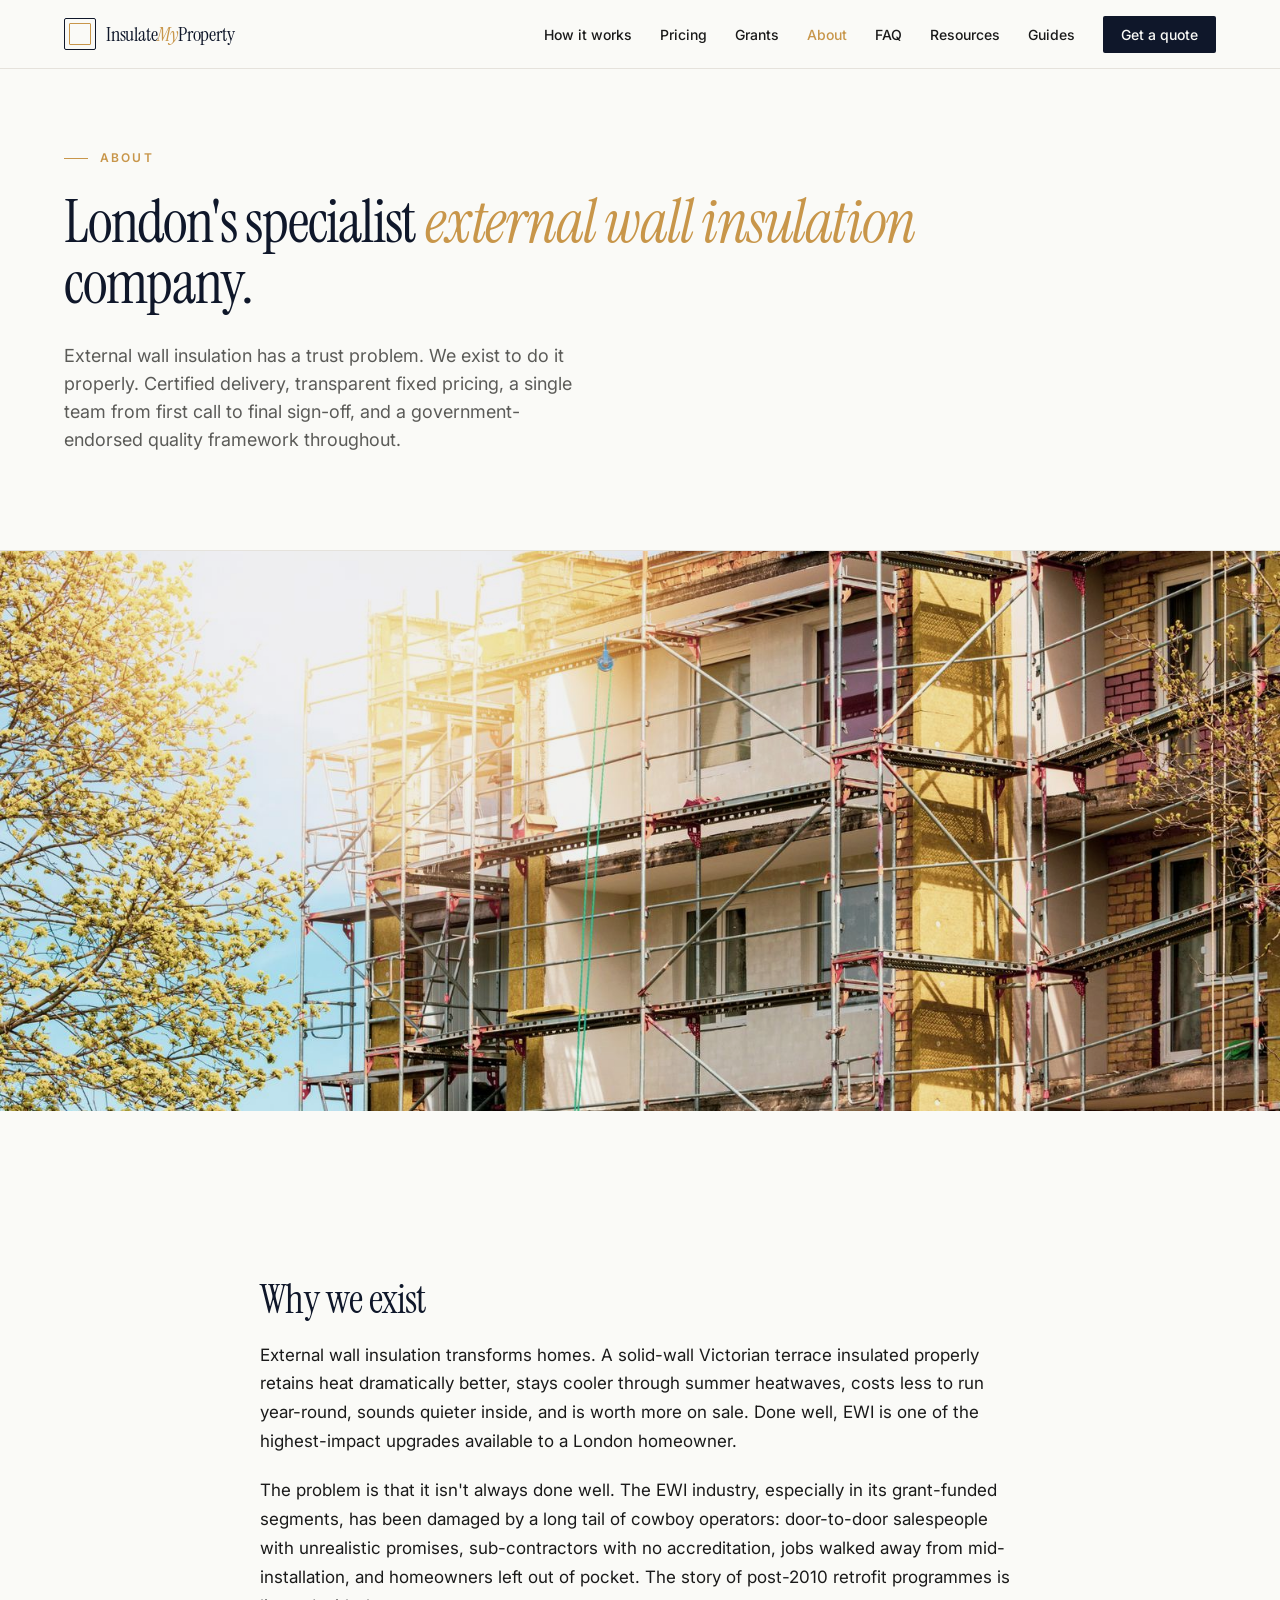
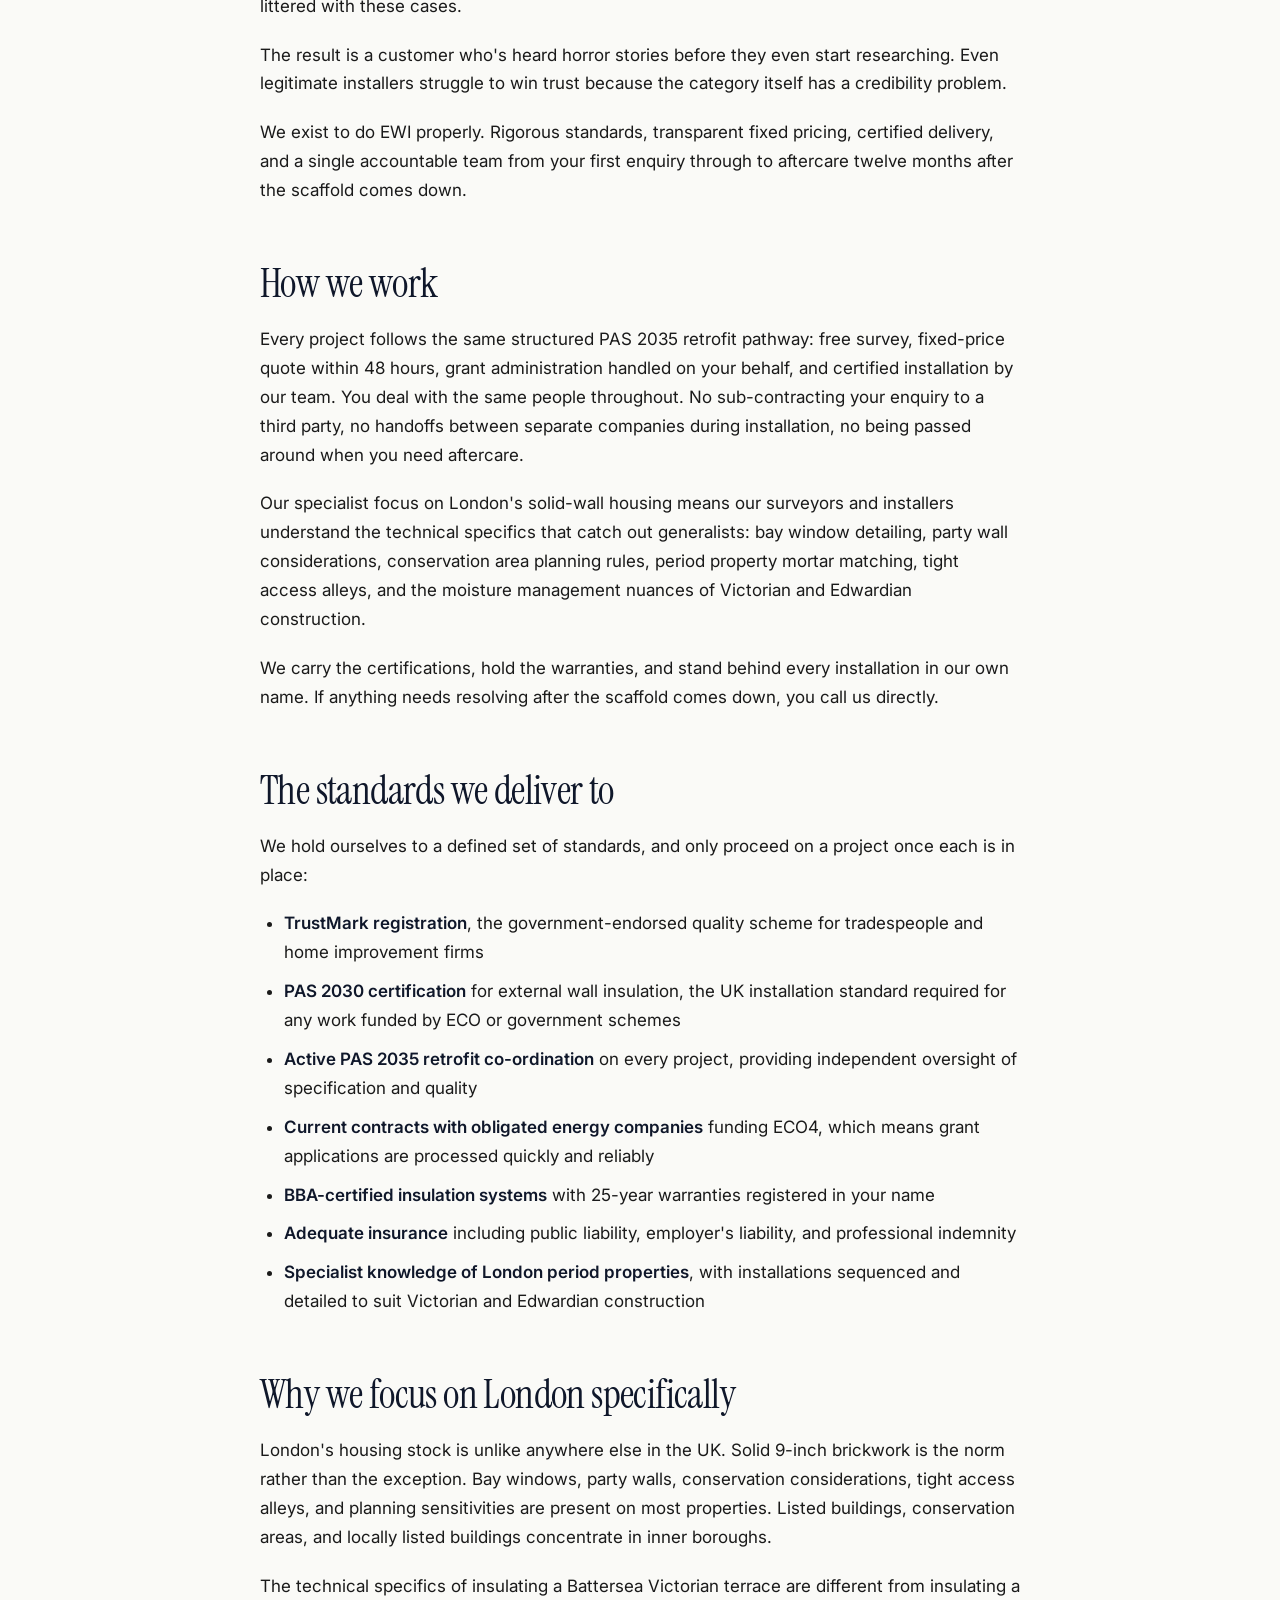
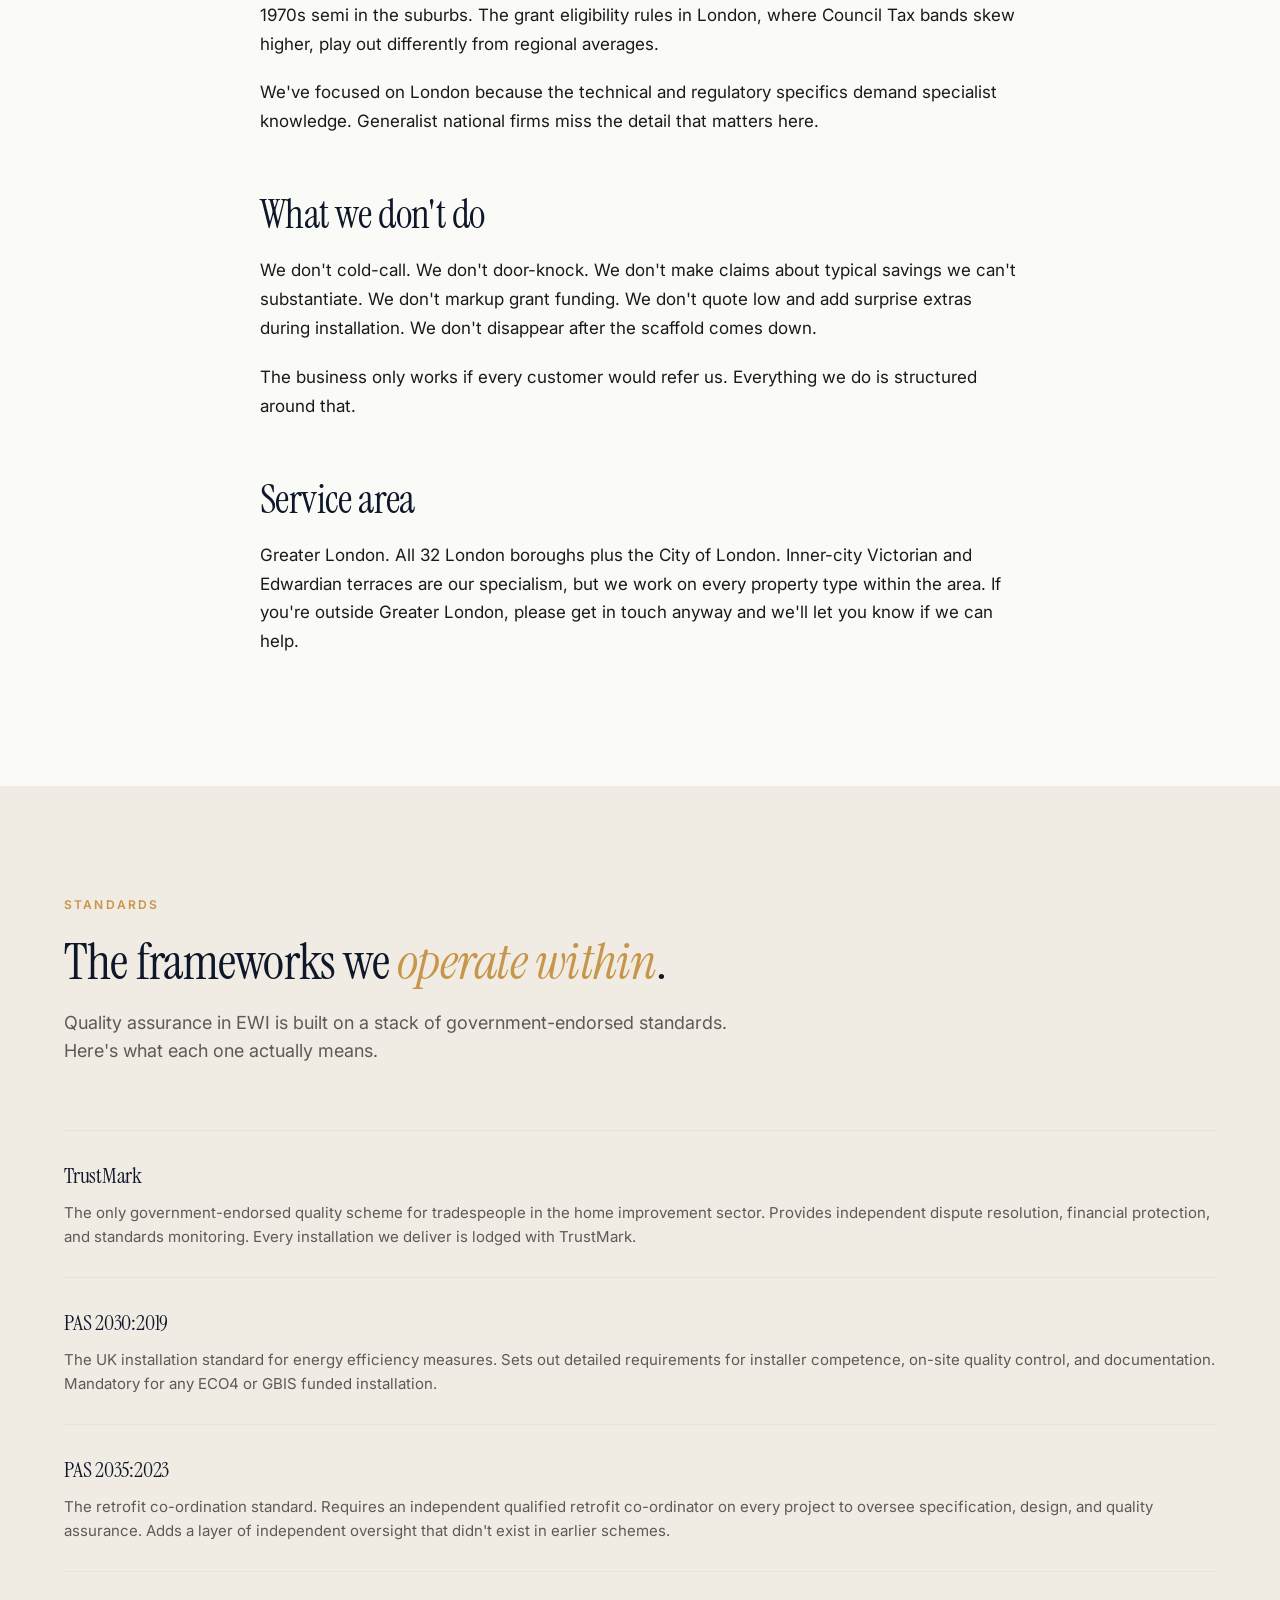
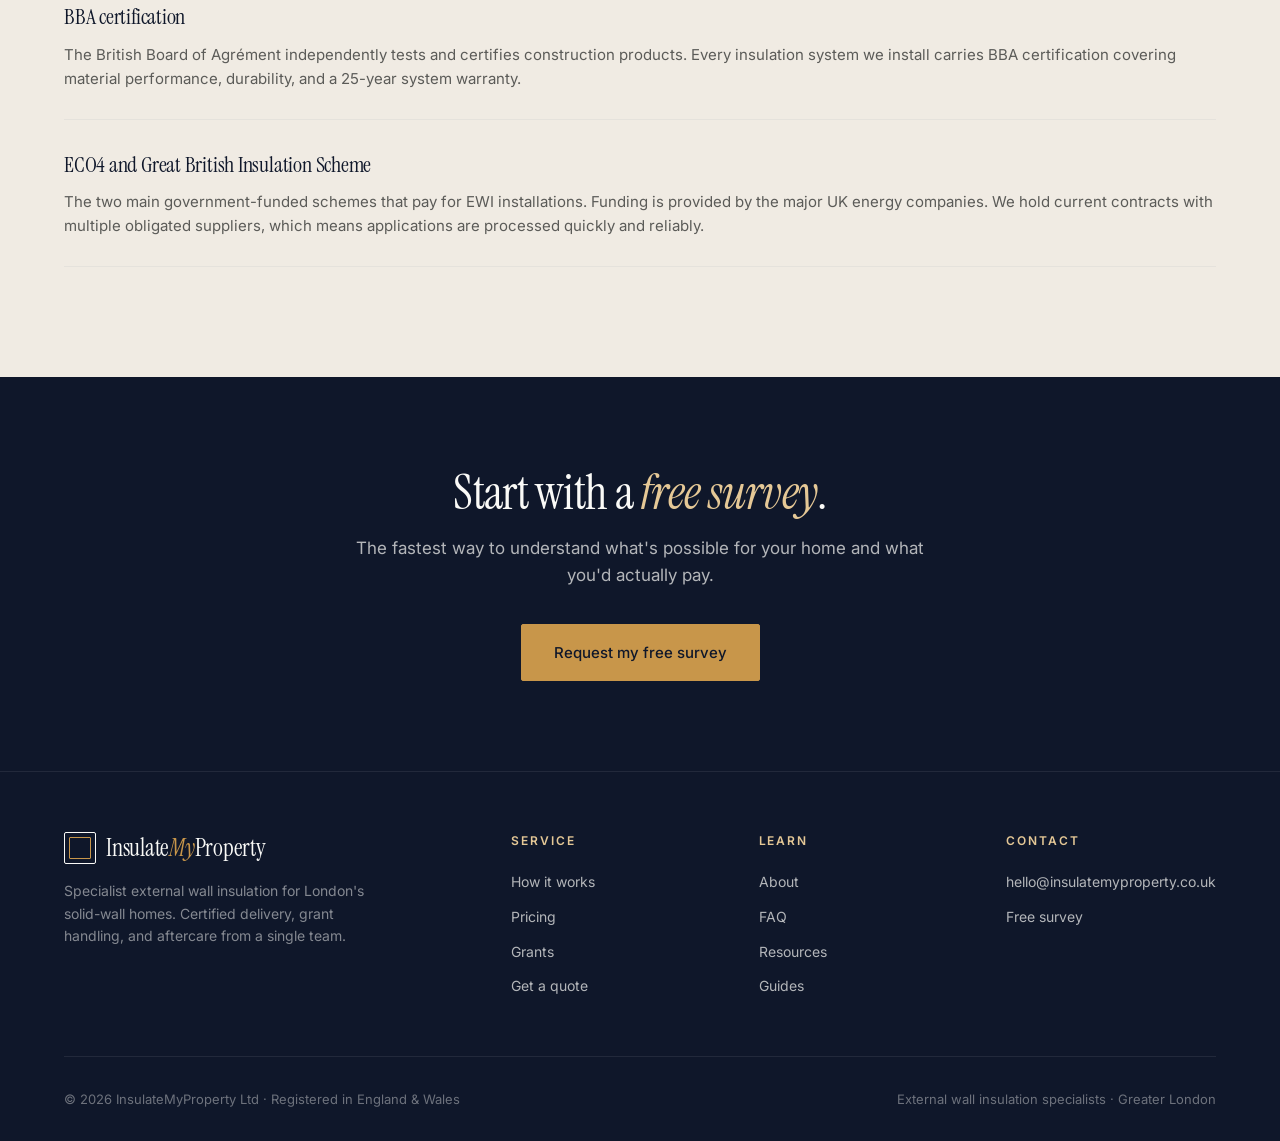
<file: about.html>
<!DOCTYPE html>
<html lang="en-GB">
<head>
<meta charset="UTF-8">
<meta name="viewport" content="width=device-width, initial-scale=1.0">
<title>About — InsulateMyProperty</title>
<meta name="description" content="London's specialist external wall insulation company. Certified installation, transparent pricing, and aftercare you can rely on, for solid-wall homes across Greater London.">
<link rel="preconnect" href="https://fonts.googleapis.com">
<link rel="preconnect" href="https://fonts.gstatic.com" crossorigin>
<link href="https://fonts.googleapis.com/css2?family=Instrument+Serif:ital@0;1&family=Inter:wght@300;400;500;600;700&display=swap" rel="stylesheet">
<link rel="stylesheet" href="styles.css">

<link rel="icon" type="image/svg+xml" href="favicon.svg">
<link rel="icon" type="image/png" sizes="32x32" href="favicon-32.png">
<link rel="apple-touch-icon" sizes="180x180" href="apple-touch-icon.png">
<link rel="manifest" href="site.webmanifest">
<meta name="theme-color" content="#0F172A">

<link rel="canonical" href="https://insulatemyproperty.co.uk/about.html">

<meta property="og:type" content="website">
<meta property="og:site_name" content="InsulateMyProperty">
<meta property="og:locale" content="en_GB">
<meta property="og:url" content="https://insulatemyproperty.co.uk/about.html">
<meta property="og:title" content="About — InsulateMyProperty">
<meta property="og:description" content="London's specialist external wall insulation company. Certified installation, transparent pricing, and aftercare you can rely on, for solid-wall homes across Greater London.">
<meta property="og:image" content="https://insulatemyproperty.co.uk/images/og-default.jpg">
<meta property="og:image:width" content="1200">
<meta property="og:image:height" content="630">

<meta name="twitter:card" content="summary_large_image">
<meta name="twitter:title" content="About — InsulateMyProperty">
<meta name="twitter:description" content="London's specialist external wall insulation company. Certified installation, transparent pricing, and aftercare you can rely on, for solid-wall homes across Greater London.">
<meta name="twitter:image" content="https://insulatemyproperty.co.uk/images/og-default.jpg">

<script type="application/ld+json">
{
  "@context": "https://schema.org",
  "@type": "HomeAndConstructionBusiness",
  "name": "InsulateMyProperty",
  "alternateName": "InsulateMyProperty Ltd",
  "description": "Specialist external wall insulation for London's solid-wall homes. Certified delivery, grant handling, and aftercare from a single team.",
  "url": "https://insulatemyproperty.co.uk",
  "email": "hello@insulatemyproperty.co.uk",
  "logo": "https://insulatemyproperty.co.uk/images/og-default.jpg",
  "image": "https://insulatemyproperty.co.uk/images/og-default.jpg",
  "priceRange": "££",
  "areaServed": {
    "@type": "City",
    "name": "London",
    "containedInPlace": {
      "@type": "Country",
      "name": "United Kingdom"
    }
  },
  "serviceArea": {
    "@type": "GeoCircle",
    "geoMidpoint": {
      "@type": "GeoCoordinates",
      "latitude": 51.5074,
      "longitude": -0.1278
    },
    "geoRadius": "30000"
  },
  "hasOfferCatalog": {
    "@type": "OfferCatalog",
    "name": "External wall insulation services",
    "itemListElement": [
      {"@type": "Offer", "itemOffered": {"@type": "Service", "name": "External wall insulation installation"}},
      {"@type": "Offer", "itemOffered": {"@type": "Service", "name": "ECO4 grant administration"}},
      {"@type": "Offer", "itemOffered": {"@type": "Service", "name": "GBIS grant administration"}},
      {"@type": "Offer", "itemOffered": {"@type": "Service", "name": "Building survey and retrofit co-ordination"}}
    ]
  }
}
</script>

</head>
<body>

<header class="site-header">
  <div class="nav-inner">
    <a href="index.html" class="logo">
      <div class="logo-mark"></div>
      <span class="logo-text">Insulate<em>My</em>Property</span>
    </a>
    <nav class="site-nav">
      <ul>
        <li><a href="how-it-works.html">How it works</a></li>
        <li><a href="pricing.html">Pricing</a></li>
        <li><a href="grants.html">Grants</a></li>
        <li><a href="about.html" class="active">About</a></li>
        <li><a href="faq.html">FAQ</a></li>
        <li><a href="resources.html">Resources</a></li>
        <li><a href="guides/index.html">Guides</a></li>
        <li><a href="quote.html" class="nav-cta">Get a quote</a></li>
      </ul>
    </nav>
  </div>
</header>

<section class="hero hero-inner">
  <div class="container">
    <div class="hero-grid">
      <div>
        <div class="eyebrow">About</div>
        <h1>London's specialist <em>external wall insulation</em> company.</h1>
        <p class="lead">External wall insulation has a trust problem. We exist to do it properly. Certified delivery, transparent fixed pricing, a single team from first call to final sign-off, and a government-endorsed quality framework throughout.</p>
      </div>
    </div>
  </div>
</section>

<div class="full-image" aria-hidden="true">
  <img src="images/about-install.jpg" alt="External wall insulation installation in progress on a residential property">
</div>

<section>
  <div class="container">
    <div class="prose">
      <h2>Why we exist</h2>
      <p>External wall insulation transforms homes. A solid-wall Victorian terrace insulated properly retains heat dramatically better, stays cooler through summer heatwaves, costs less to run year-round, sounds quieter inside, and is worth more on sale. Done well, EWI is one of the highest-impact upgrades available to a London homeowner.</p>
      <p>The problem is that it isn't always done well. The EWI industry, especially in its grant-funded segments, has been damaged by a long tail of cowboy operators: door-to-door salespeople with unrealistic promises, sub-contractors with no accreditation, jobs walked away from mid-installation, and homeowners left out of pocket. The story of post-2010 retrofit programmes is littered with these cases.</p>
      <p>The result is a customer who's heard horror stories before they even start researching. Even legitimate installers struggle to win trust because the category itself has a credibility problem.</p>
      <p>We exist to do EWI properly. Rigorous standards, transparent fixed pricing, certified delivery, and a single accountable team from your first enquiry through to aftercare twelve months after the scaffold comes down.</p>
      
      <h2>How we work</h2>
      <p>Every project follows the same structured PAS 2035 retrofit pathway: free survey, fixed-price quote within 48 hours, grant administration handled on your behalf, and certified installation by our team. You deal with the same people throughout. No sub-contracting your enquiry to a third party, no handoffs between separate companies during installation, no being passed around when you need aftercare.</p>
      <p>Our specialist focus on London's solid-wall housing means our surveyors and installers understand the technical specifics that catch out generalists: bay window detailing, party wall considerations, conservation area planning rules, period property mortar matching, tight access alleys, and the moisture management nuances of Victorian and Edwardian construction.</p>
      <p>We carry the certifications, hold the warranties, and stand behind every installation in our own name. If anything needs resolving after the scaffold comes down, you call us directly.</p>
      
      <h2>The standards we deliver to</h2>
      <p>We hold ourselves to a defined set of standards, and only proceed on a project once each is in place:</p>
      <ul>
        <li><strong>TrustMark registration</strong>, the government-endorsed quality scheme for tradespeople and home improvement firms</li>
        <li><strong>PAS 2030 certification</strong> for external wall insulation, the UK installation standard required for any work funded by ECO or government schemes</li>
        <li><strong>Active PAS 2035 retrofit co-ordination</strong> on every project, providing independent oversight of specification and quality</li>
        <li><strong>Current contracts with obligated energy companies</strong> funding ECO4, which means grant applications are processed quickly and reliably</li>
        <li><strong>BBA-certified insulation systems</strong> with 25-year warranties registered in your name</li>
        <li><strong>Adequate insurance</strong> including public liability, employer's liability, and professional indemnity</li>
        <li><strong>Specialist knowledge of London period properties</strong>, with installations sequenced and detailed to suit Victorian and Edwardian construction</li>
      </ul>

      <h2>Why we focus on London specifically</h2>
      <p>London's housing stock is unlike anywhere else in the UK. Solid 9-inch brickwork is the norm rather than the exception. Bay windows, party walls, conservation considerations, tight access alleys, and planning sensitivities are present on most properties. Listed buildings, conservation areas, and locally listed buildings concentrate in inner boroughs.</p>
      <p>The technical specifics of insulating a Battersea Victorian terrace are different from insulating a 1970s semi in the suburbs. The grant eligibility rules in London, where Council Tax bands skew higher, play out differently from regional averages.</p>
      <p>We've focused on London because the technical and regulatory specifics demand specialist knowledge. Generalist national firms miss the detail that matters here.</p>

      <h2>What we don't do</h2>
      <p>We don't cold-call. We don't door-knock. We don't make claims about typical savings we can't substantiate. We don't markup grant funding. We don't quote low and add surprise extras during installation. We don't disappear after the scaffold comes down.</p>
      <p>The business only works if every customer would refer us. Everything we do is structured around that.</p>

      <h2>Service area</h2>
      <p>Greater London. All 32 London boroughs plus the City of London. Inner-city Victorian and Edwardian terraces are our specialism, but we work on every property type within the area. If you're outside Greater London, please get in touch anyway and we'll let you know if we can help.</p>
    </div>
  </div>
</section>

<section class="alt-bg">
  <div class="container">
    <div class="section-head">
      <div class="section-eyebrow">Standards</div>
      <h2>The frameworks we <em>operate within</em>.</h2>
      <p>Quality assurance in EWI is built on a stack of government-endorsed standards. Here's what each one actually means.</p>
    </div>
    <ul class="trust-points">
      <li>
        <h4>TrustMark</h4>
        <p>The only government-endorsed quality scheme for tradespeople in the home improvement sector. Provides independent dispute resolution, financial protection, and standards monitoring. Every installation we deliver is lodged with TrustMark.</p>
      </li>
      <li>
        <h4>PAS 2030:2019</h4>
        <p>The UK installation standard for energy efficiency measures. Sets out detailed requirements for installer competence, on-site quality control, and documentation. Mandatory for any ECO4 or GBIS funded installation.</p>
      </li>
      <li>
        <h4>PAS 2035:2023</h4>
        <p>The retrofit co-ordination standard. Requires an independent qualified retrofit co-ordinator on every project to oversee specification, design, and quality assurance. Adds a layer of independent oversight that didn't exist in earlier schemes.</p>
      </li>
      <li>
        <h4>BBA certification</h4>
        <p>The British Board of Agrément independently tests and certifies construction products. Every insulation system we install carries BBA certification covering material performance, durability, and a 25-year system warranty.</p>
      </li>
      <li>
        <h4>ECO4 and Great British Insulation Scheme</h4>
        <p>The two main government-funded schemes that pay for EWI installations. Funding is provided by the major UK energy companies. We hold current contracts with multiple obligated suppliers, which means applications are processed quickly and reliably.</p>
      </li>
    </ul>
  </div>
</section>

<div class="cta-band">
  <div class="container">
    <h2>Start with a <em>free survey</em>.</h2>
    <p>The fastest way to understand what's possible for your home and what you'd actually pay.</p>
    <a href="quote.html" class="btn-primary">Request my free survey</a>
  </div>
</div>

<footer class="site-footer">
  <div class="container">
    <div class="footer-grid">
      <div class="footer-brand">
        <a href="index.html" class="logo">
          <div class="logo-mark"></div>
          <span class="logo-text">Insulate<em>My</em>Property</span>
        </a>
        <p>Specialist external wall insulation for London's solid-wall homes. Certified delivery, grant handling, and aftercare from a single team.</p>
      </div>
      <div class="footer-col">
        <h5>Service</h5>
        <ul>
          <li><a href="how-it-works.html">How it works</a></li>
          <li><a href="pricing.html">Pricing</a></li>
          <li><a href="grants.html">Grants</a></li>
          <li><a href="quote.html">Get a quote</a></li>
        </ul>
      </div>
      <div class="footer-col">
        <h5>Learn</h5>
        <ul>
          <li><a href="about.html">About</a></li>
          <li><a href="faq.html">FAQ</a></li>
          <li><a href="resources.html">Resources</a></li>
          <li><a href="guides/index.html">Guides</a></li>
        </ul>
      </div>
      <div class="footer-col">
        <h5>Contact</h5>
        <ul>
          <li><a href="mailto:hello@insulatemyproperty.co.uk">hello@insulatemyproperty.co.uk</a></li>
          <li><a href="quote.html">Free survey</a></li>
        </ul>
      </div>
    </div>
    <div class="footer-base">
      <div>© 2026 InsulateMyProperty Ltd · Registered in England &amp; Wales</div>
      <div>External wall insulation specialists · Greater London</div>
    </div>
  </div>
</footer>

</body>
</html>
</file>
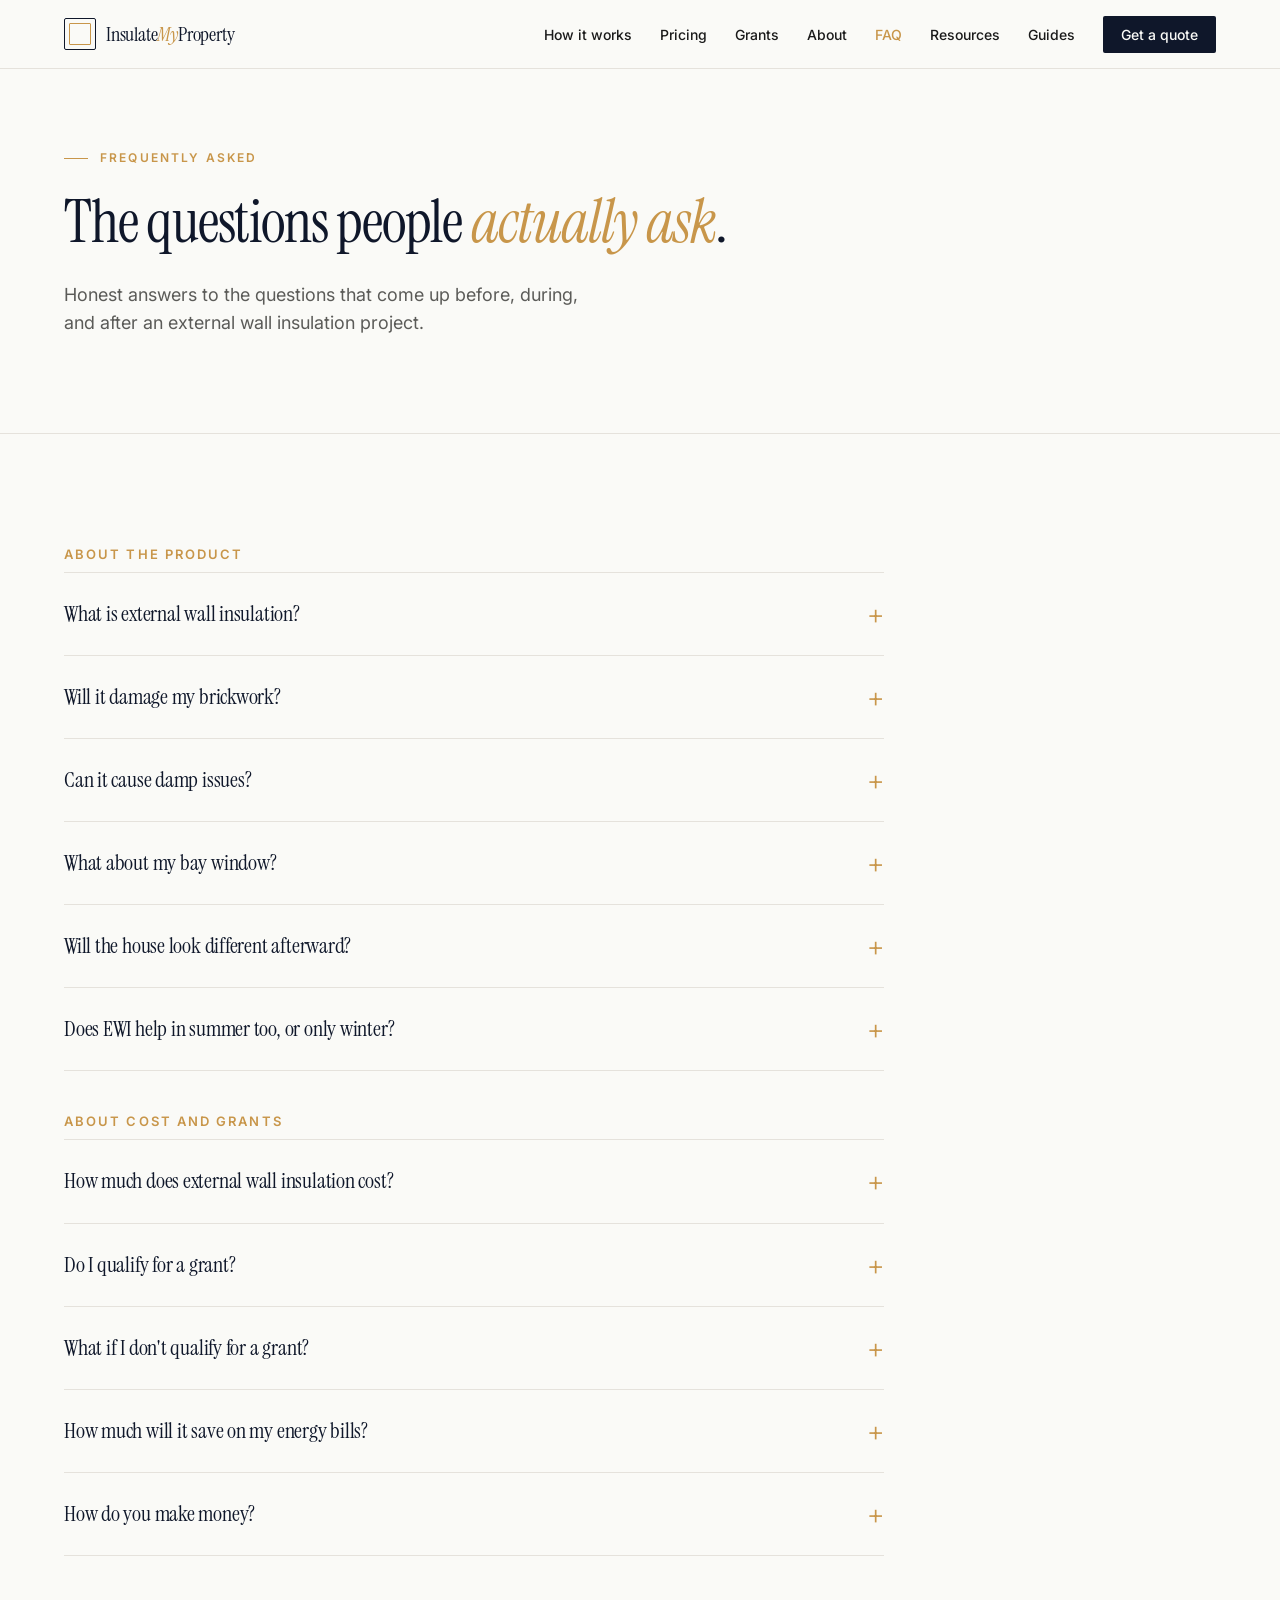
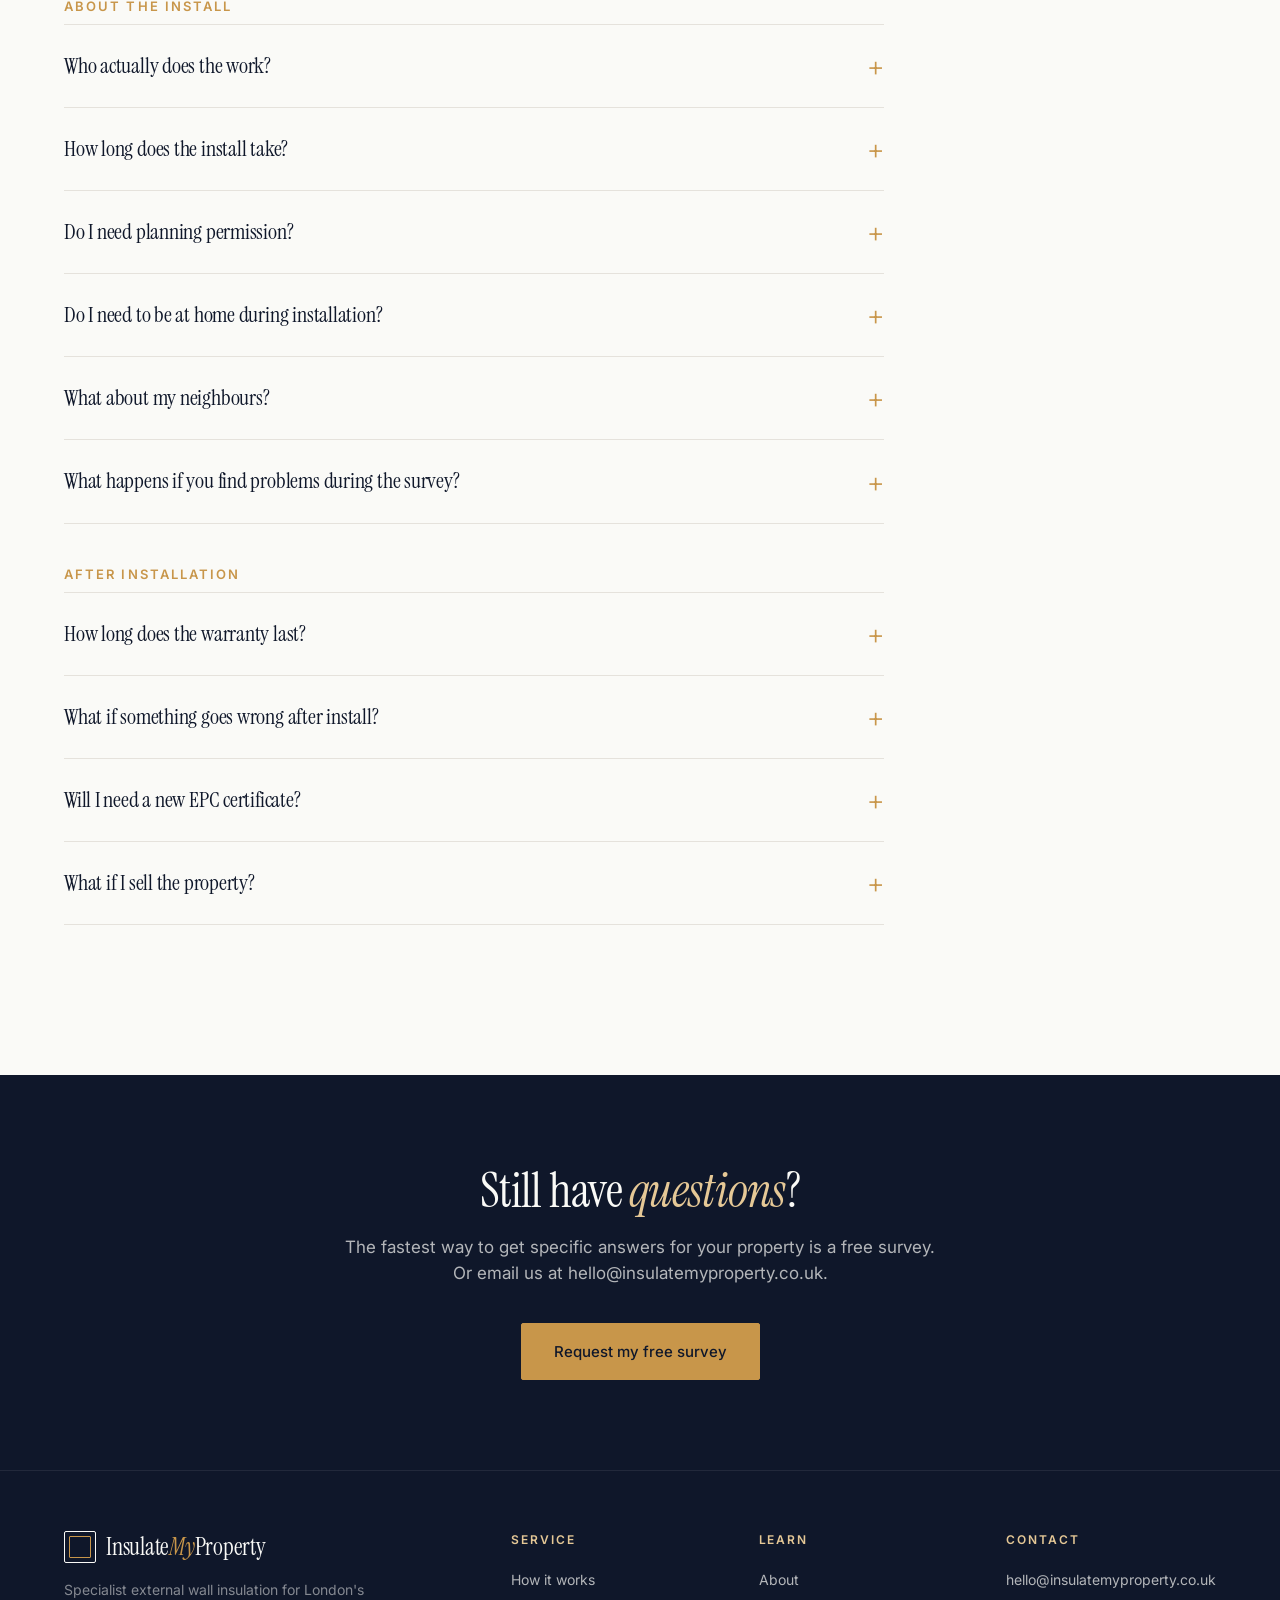
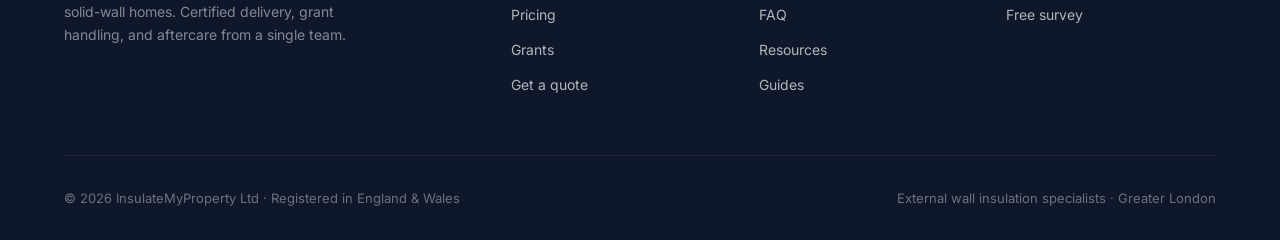
<file: faq.html>
<!DOCTYPE html>
<html lang="en-GB">
<head>
<meta charset="UTF-8">
<meta name="viewport" content="width=device-width, initial-scale=1.0">
<title>FAQ — External wall insulation London — InsulateMyProperty</title>
<meta name="description" content="Answers to common questions about external wall insulation, grants, the installation process, warranties, and choosing an installer.">
<link rel="preconnect" href="https://fonts.googleapis.com">
<link rel="preconnect" href="https://fonts.gstatic.com" crossorigin>
<link href="https://fonts.googleapis.com/css2?family=Instrument+Serif:ital@0;1&family=Inter:wght@300;400;500;600;700&display=swap" rel="stylesheet">
<link rel="stylesheet" href="styles.css">

<link rel="icon" type="image/svg+xml" href="favicon.svg">
<link rel="icon" type="image/png" sizes="32x32" href="favicon-32.png">
<link rel="apple-touch-icon" sizes="180x180" href="apple-touch-icon.png">
<link rel="manifest" href="site.webmanifest">
<meta name="theme-color" content="#0F172A">

<link rel="canonical" href="https://insulatemyproperty.co.uk/faq.html">

<meta property="og:type" content="website">
<meta property="og:site_name" content="InsulateMyProperty">
<meta property="og:locale" content="en_GB">
<meta property="og:url" content="https://insulatemyproperty.co.uk/faq.html">
<meta property="og:title" content="FAQ — External wall insulation London — InsulateMyProperty">
<meta property="og:description" content="Answers to common questions about external wall insulation, grants, the installation process, warranties, and choosing an installer.">
<meta property="og:image" content="https://insulatemyproperty.co.uk/images/og-default.jpg">
<meta property="og:image:width" content="1200">
<meta property="og:image:height" content="630">

<meta name="twitter:card" content="summary_large_image">
<meta name="twitter:title" content="FAQ — External wall insulation London — InsulateMyProperty">
<meta name="twitter:description" content="Answers to common questions about external wall insulation, grants, the installation process, warranties, and choosing an installer.">
<meta name="twitter:image" content="https://insulatemyproperty.co.uk/images/og-default.jpg">

<script type="application/ld+json">
{
  "@context": "https://schema.org",
  "@type": "HomeAndConstructionBusiness",
  "name": "InsulateMyProperty",
  "alternateName": "InsulateMyProperty Ltd",
  "description": "Specialist external wall insulation for London's solid-wall homes. Certified delivery, grant handling, and aftercare from a single team.",
  "url": "https://insulatemyproperty.co.uk",
  "email": "hello@insulatemyproperty.co.uk",
  "logo": "https://insulatemyproperty.co.uk/images/og-default.jpg",
  "image": "https://insulatemyproperty.co.uk/images/og-default.jpg",
  "priceRange": "££",
  "areaServed": {
    "@type": "City",
    "name": "London",
    "containedInPlace": {
      "@type": "Country",
      "name": "United Kingdom"
    }
  },
  "serviceArea": {
    "@type": "GeoCircle",
    "geoMidpoint": {
      "@type": "GeoCoordinates",
      "latitude": 51.5074,
      "longitude": -0.1278
    },
    "geoRadius": "30000"
  },
  "hasOfferCatalog": {
    "@type": "OfferCatalog",
    "name": "External wall insulation services",
    "itemListElement": [
      {"@type": "Offer", "itemOffered": {"@type": "Service", "name": "External wall insulation installation"}},
      {"@type": "Offer", "itemOffered": {"@type": "Service", "name": "ECO4 grant administration"}},
      {"@type": "Offer", "itemOffered": {"@type": "Service", "name": "GBIS grant administration"}},
      {"@type": "Offer", "itemOffered": {"@type": "Service", "name": "Building survey and retrofit co-ordination"}}
    ]
  }
}
</script>

<script type="application/ld+json">
{
  "@context": "https://schema.org",
  "@type": "FAQPage",
  "mainEntity": [
    {
      "@type": "Question",
      "name": "What is external wall insulation?",
      "acceptedAnswer": {
        "@type": "Answer",
        "text": "External wall insulation (EWI) is an insulation system applied to the outside of your existing walls, behind a new render or brick-effect finish. The system typically comprises insulation boards (mineral wool, EPS, phenolic foam, or wood fibre), mechanical fixings and adhesive, a reinforcing mesh, and a render finish. The result is a continuous thermal layer that dramatically reduces heat loss through the walls."
      }
    },
    {
      "@type": "Question",
      "name": "Will it damage my brickwork?",
      "acceptedAnswer": {
        "@type": "Answer",
        "text": "No. EWI is fixed to the exterior of your existing wall using mechanical fixings and adhesive specified for your wall type. The original brickwork is unaffected, and the system is fully reversible if ever required. Heritage and conservation-grade systems exist for sensitive properties."
      }
    },
    {
      "@type": "Question",
      "name": "Can it cause damp issues?",
      "acceptedAnswer": {
        "@type": "Answer",
        "text": "Properly specified and installed EWI reduces damp risk by raising internal wall temperatures and eliminating cold spots where moisture condenses. Damp problems associated with EWI typically result from poorly specified systems or skipped ventilation upgrades. Our PAS 2035 co-ordination process specifically addresses moisture management at design stage."
      }
    },
    {
      "@type": "Question",
      "name": "What about my bay window?",
      "acceptedAnswer": {
        "@type": "Answer",
        "text": "Bay windows require careful detailing to maintain weathering, reveals, and original proportions. Our installers specify bespoke detailing for each bay configuration. Period properties with ornate bay windows can be insulated without losing the character of the elevation."
      }
    },
    {
      "@type": "Question",
      "name": "Will the house look different afterward?",
      "acceptedAnswer": {
        "@type": "Answer",
        "text": "Yes, to some degree. Your walls will be roughly 100mm thicker, the finish will be render or brick-effect cladding rather than the original brick, and reveals around windows will be deeper. Many homeowners see this as a positive (a fresh, well-maintained appearance); for others, especially on character properties, we recommend brick slip cladding or heritage finishes that closely match the original."
      }
    },
    {
      "@type": "Question",
      "name": "Does EWI help in summer too, or only winter?",
      "acceptedAnswer": {
        "@type": "Answer",
        "text": "It helps significantly in summer. The same insulating layer that traps heat indoors during winter blocks solar heat gain through the walls during summer. UK heatwaves are getting more frequent and inner-London terraces are particularly prone to overheating; EWI typically reduces peak internal temperatures by 3 to 5\u00b0C during hot weather, and slows the rate at which heat builds up through the day. For homeowners who currently rely on fans or portable air conditioning in July and August, the difference is noticeable in the first summer after installation."
      }
    },
    {
      "@type": "Question",
      "name": "How much does external wall insulation cost?",
      "acceptedAnswer": {
        "@type": "Answer",
        "text": "Headline costs range from \u00a310,000 to \u00a322,000 depending on property type and specification. After typical grant funding for eligible households, net costs are \u00a36,500 to \u00a314,000. See our pricing page for detailed packages and our grants page for funding amounts."
      }
    },
    {
      "@type": "Question",
      "name": "Do I qualify for a grant?",
      "acceptedAnswer": {
        "@type": "Answer",
        "text": "Many London households qualify for at least partial funding. ECO4 prioritises lower-income households on qualifying benefits and homes with poor EPC ratings. GBIS is broader, covering Council Tax bands A to D with EPC ratings D to G. Our survey confirms exactly what you qualify for; check the grants page for full eligibility detail."
      }
    },
    {
      "@type": "Question",
      "name": "What if I don't qualify for a grant?",
      "acceptedAnswer": {
        "@type": "Answer",
        "text": "You can self-fund the installation in full. The headline cost is still recouped through energy savings over time, and EWI typically adds to property valuation by more than its installed cost. Many homeowners also choose to combine EWI with other planned external works (new roof, repointing, render renewal) for a single scaffold and cost-efficient sequencing."
      }
    },
    {
      "@type": "Question",
      "name": "How much will it save on my energy bills?",
      "acceptedAnswer": {
        "@type": "Answer",
        "text": "For a typical solid-wall Victorian terrace, EWI reduces heating costs by 30 to 50 percent. In cash terms that's roughly \u00a3900 to \u00a31,400 per year off gas bills at current energy prices. The exact figure depends on current consumption, system specification, and how the property is used."
      }
    },
    {
      "@type": "Question",
      "name": "How do you make money?",
      "acceptedAnswer": {
        "@type": "Answer",
        "text": "We charge a fixed price for the installation that covers materials, labour, scaffolding, survey, grant administration, warranties, and aftercare. We don't markup grant funding. We don't charge for surveys or quotes. Our pricing is transparent and competitive, with the benefit of certified delivery and a single point of accountability."
      }
    },
    {
      "@type": "Question",
      "name": "Who actually does the work?",
      "acceptedAnswer": {
        "@type": "Answer",
        "text": "We do. We hold TrustMark registration, PAS 2030 certification for external wall insulation, current ECO4 energy company contracts, and BBA-certified system specifications. Every project includes PAS 2035 retrofit co-ordination providing independent oversight. The same team handles your enquiry, survey, install, and aftercare."
      }
    },
    {
      "@type": "Question",
      "name": "How long does the install take?",
      "acceptedAnswer": {
        "@type": "Answer",
        "text": "A typical 2 to 3 bed terraced property takes 2 to 4 weeks on site, scaffold up to scaffold down. Larger properties or those needing remedial work take longer. Weather can extend timelines slightly in winter. You'll have a clear schedule before work begins."
      }
    },
    {
      "@type": "Question",
      "name": "Do I need planning permission?",
      "acceptedAnswer": {
        "@type": "Answer",
        "text": "EWI is generally permitted development in most London boroughs, but exceptions apply for listed buildings, conservation areas, and properties facing the highway. Our survey identifies any planning requirements and we'll guide you through any necessary applications before quoting."
      }
    },
    {
      "@type": "Question",
      "name": "Do I need to be at home during installation?",
      "acceptedAnswer": {
        "@type": "Answer",
        "text": "No. The work is external. You don't need to be home during the day, although our installer will need access to your meter, water supply, and outdoor power for tools. We agree practical access arrangements before installation begins."
      }
    },
    {
      "@type": "Question",
      "name": "What about my neighbours?",
      "acceptedAnswer": {
        "@type": "Answer",
        "text": "Scaffolding usually sits within your own property boundary, but party-wall and shared-access considerations apply for many London properties. Where access through a neighbour's property is needed, we help facilitate the conversation and any necessary party wall agreements."
      }
    },
    {
      "@type": "Question",
      "name": "What happens if you find problems during the survey?",
      "acceptedAnswer": {
        "@type": "Answer",
        "text": "Common issues include existing damp, render failure, structural cracking, or failing pointing. We flag these in the survey report along with recommendations and indicative costs. You can choose to address them as part of the EWI project or independently, but they don't get hidden or ignored."
      }
    },
    {
      "@type": "Question",
      "name": "How long does the warranty last?",
      "acceptedAnswer": {
        "@type": "Answer",
        "text": "The BBA system warranty covers the insulation system for 25 years. It's registered in your name with the system manufacturer and is fully transferable if you sell the property. Workmanship is separately guaranteed by us for 12 to 24 months depending on system."
      }
    },
    {
      "@type": "Question",
      "name": "What if something goes wrong after install?",
      "acceptedAnswer": {
        "@type": "Answer",
        "text": "You contact us directly. We handle any aftercare in-house. If the issue is covered under the BBA warranty, the system manufacturer is the warranty holder and we manage that process on your behalf. If we're ever unable to resolve a dispute directly, TrustMark provides independent dispute resolution at no cost to you."
      }
    },
    {
      "@type": "Question",
      "name": "Will I need a new EPC certificate?",
      "acceptedAnswer": {
        "@type": "Answer",
        "text": "Yes. A new EPC is issued post-installation reflecting the improved thermal performance of your property. EWI typically improves an EPC rating by one to two bands, which has implications for property valuation and any future grant eligibility."
      }
    },
    {
      "@type": "Question",
      "name": "What if I sell the property?",
      "acceptedAnswer": {
        "@type": "Answer",
        "text": "The 25-year BBA system warranty is transferable to subsequent owners. The improved EPC rating supports valuation. The full project documentation pack we provide makes the upgrade easy to evidence at sale."
      }
    }
  ]
}
</script>
</head>
<body>

<header class="site-header">
  <div class="nav-inner">
    <a href="index.html" class="logo">
      <div class="logo-mark"></div>
      <span class="logo-text">Insulate<em>My</em>Property</span>
    </a>
    <nav class="site-nav">
      <ul>
        <li><a href="how-it-works.html">How it works</a></li>
        <li><a href="pricing.html">Pricing</a></li>
        <li><a href="grants.html">Grants</a></li>
        <li><a href="about.html">About</a></li>
        <li><a href="faq.html" class="active">FAQ</a></li>
        <li><a href="resources.html">Resources</a></li>
        <li><a href="guides/index.html">Guides</a></li>
        <li><a href="quote.html" class="nav-cta">Get a quote</a></li>
      </ul>
    </nav>
  </div>
</header>

<section class="hero hero-inner">
  <div class="container">
    <div class="hero-grid">
      <div>
        <div class="eyebrow">Frequently asked</div>
        <h1>The questions people <em>actually ask</em>.</h1>
        <p class="lead">Honest answers to the questions that come up before, during, and after an external wall insulation project.</p>
      </div>
    </div>
  </div>
</section>

<section>
  <div class="container">
    <div class="faq-list">
      <div class="faq-category">
        <h3>About the product</h3>
        <details class="faq-item">
          <summary>What is external wall insulation?</summary>
          <p>External wall insulation (EWI) is an insulation system applied to the outside of your existing walls, behind a new render or brick-effect finish. The system typically comprises insulation boards (mineral wool, EPS, phenolic foam, or wood fibre), mechanical fixings and adhesive, a reinforcing mesh, and a render finish. The result is a continuous thermal layer that dramatically reduces heat loss through the walls.</p>
        </details>
        <details class="faq-item">
          <summary>Will it damage my brickwork?</summary>
          <p>No. EWI is fixed to the exterior of your existing wall using mechanical fixings and adhesive specified for your wall type. The original brickwork is unaffected, and the system is fully reversible if ever required. Heritage and conservation-grade systems exist for sensitive properties.</p>
        </details>
        <details class="faq-item">
          <summary>Can it cause damp issues?</summary>
          <p>Properly specified and installed EWI reduces damp risk by raising internal wall temperatures and eliminating cold spots where moisture condenses. Damp problems associated with EWI typically result from poorly specified systems or skipped ventilation upgrades. Our PAS 2035 co-ordination process specifically addresses moisture management at design stage.</p>
        </details>
        <details class="faq-item">
          <summary>What about my bay window?</summary>
          <p>Bay windows require careful detailing to maintain weathering, reveals, and original proportions. Our installers specify bespoke detailing for each bay configuration. Period properties with ornate bay windows can be insulated without losing the character of the elevation.</p>
        </details>
        <details class="faq-item">
          <summary>Will the house look different afterward?</summary>
          <p>Yes, to some degree. Your walls will be roughly 100mm thicker, the finish will be render or brick-effect cladding rather than the original brick, and reveals around windows will be deeper. Many homeowners see this as a positive (a fresh, well-maintained appearance); for others, especially on character properties, we recommend brick slip cladding or heritage finishes that closely match the original.</p>
        </details>
        <details class="faq-item">
          <summary>Does EWI help in summer too, or only winter?</summary>
          <p>It helps significantly in summer. The same insulating layer that traps heat indoors during winter blocks solar heat gain through the walls during summer. UK heatwaves are getting more frequent and inner-London terraces are particularly prone to overheating; EWI typically reduces peak internal temperatures by 3 to 5°C during hot weather, and slows the rate at which heat builds up through the day. For homeowners who currently rely on fans or portable air conditioning in July and August, the difference is noticeable in the first summer after installation.</p>
        </details>
      </div>

      <div class="faq-category">
        <h3>About cost and grants</h3>
        <details class="faq-item">
          <summary>How much does external wall insulation cost?</summary>
          <p>Headline costs range from £10,000 to £22,000 depending on property type and specification. After typical grant funding for eligible households, net costs are £6,500 to £14,000. See our <a href="pricing.html" style="color: var(--amber); text-decoration: underline;">pricing page</a> for detailed packages and our <a href="grants.html" style="color: var(--amber); text-decoration: underline;">grants page</a> for funding amounts.</p>
        </details>
        <details class="faq-item">
          <summary>Do I qualify for a grant?</summary>
          <p>Many London households qualify for at least partial funding. ECO4 prioritises lower-income households on qualifying benefits and homes with poor EPC ratings. GBIS is broader, covering Council Tax bands A to D with EPC ratings D to G. Our survey confirms exactly what you qualify for; check the <a href="grants.html" style="color: var(--amber); text-decoration: underline;">grants page</a> for full eligibility detail.</p>
        </details>
        <details class="faq-item">
          <summary>What if I don't qualify for a grant?</summary>
          <p>You can self-fund the installation in full. The headline cost is still recouped through energy savings over time, and EWI typically adds to property valuation by more than its installed cost. Many homeowners also choose to combine EWI with other planned external works (new roof, repointing, render renewal) for a single scaffold and cost-efficient sequencing.</p>
        </details>
        <details class="faq-item">
          <summary>How much will it save on my energy bills?</summary>
          <p>For a typical solid-wall Victorian terrace, EWI reduces heating costs by 30 to 50 percent. In cash terms that's roughly £900 to £1,400 per year off gas bills at current energy prices. The exact figure depends on current consumption, system specification, and how the property is used.</p>
        </details>
        <details class="faq-item">
          <summary>How do you make money?</summary>
          <p>We charge a fixed price for the installation that covers materials, labour, scaffolding, survey, grant administration, warranties, and aftercare. We don't markup grant funding. We don't charge for surveys or quotes. Our pricing is transparent and competitive, with the benefit of certified delivery and a single point of accountability.</p>
        </details>
      </div>

      <div class="faq-category">
        <h3>About the install</h3>
        <details class="faq-item">
          <summary>Who actually does the work?</summary>
          <p>We do. We hold TrustMark registration, PAS 2030 certification for external wall insulation, current ECO4 energy company contracts, and BBA-certified system specifications. Every project includes PAS 2035 retrofit co-ordination providing independent oversight. The same team handles your enquiry, survey, install, and aftercare.</p>
        </details>
        <details class="faq-item">
          <summary>How long does the install take?</summary>
          <p>A typical 2 to 3 bed terraced property takes 2 to 4 weeks on site, scaffold up to scaffold down. Larger properties or those needing remedial work take longer. Weather can extend timelines slightly in winter. You'll have a clear schedule before work begins.</p>
        </details>
        <details class="faq-item">
          <summary>Do I need planning permission?</summary>
          <p>EWI is generally permitted development in most London boroughs, but exceptions apply for listed buildings, conservation areas, and properties facing the highway. Our survey identifies any planning requirements and we'll guide you through any necessary applications before quoting.</p>
        </details>
        <details class="faq-item">
          <summary>Do I need to be at home during installation?</summary>
          <p>No. The work is external. You don't need to be home during the day, although our installer will need access to your meter, water supply, and outdoor power for tools. We agree practical access arrangements before installation begins.</p>
        </details>
        <details class="faq-item">
          <summary>What about my neighbours?</summary>
          <p>Scaffolding usually sits within your own property boundary, but party-wall and shared-access considerations apply for many London properties. Where access through a neighbour's property is needed, we help facilitate the conversation and any necessary party wall agreements.</p>
        </details>
        <details class="faq-item">
          <summary>What happens if you find problems during the survey?</summary>
          <p>Common issues include existing damp, render failure, structural cracking, or failing pointing. We flag these in the survey report along with recommendations and indicative costs. You can choose to address them as part of the EWI project or independently, but they don't get hidden or ignored.</p>
        </details>
      </div>

      <div class="faq-category">
        <h3>After installation</h3>
        <details class="faq-item">
          <summary>How long does the warranty last?</summary>
          <p>The BBA system warranty covers the insulation system for 25 years. It's registered in your name with the system manufacturer and is fully transferable if you sell the property. Workmanship is separately guaranteed by us for 12 to 24 months depending on system.</p>
        </details>
        <details class="faq-item">
          <summary>What if something goes wrong after install?</summary>
          <p>You contact us directly. We handle any aftercare in-house. If the issue is covered under the BBA warranty, the system manufacturer is the warranty holder and we manage that process on your behalf. If we're ever unable to resolve a dispute directly, TrustMark provides independent dispute resolution at no cost to you.</p>
        </details>
        <details class="faq-item">
          <summary>Will I need a new EPC certificate?</summary>
          <p>Yes. A new EPC is issued post-installation reflecting the improved thermal performance of your property. EWI typically improves an EPC rating by one to two bands, which has implications for property valuation and any future grant eligibility.</p>
        </details>
        <details class="faq-item">
          <summary>What if I sell the property?</summary>
          <p>The 25-year BBA system warranty is transferable to subsequent owners. The improved EPC rating supports valuation. The full project documentation pack we provide makes the upgrade easy to evidence at sale.</p>
        </details>
      </div>
    </div>
  </div>
</section>

<div class="cta-band">
  <div class="container">
    <h2>Still have <em>questions</em>?</h2>
    <p>The fastest way to get specific answers for your property is a free survey. Or email us at hello@insulatemyproperty.co.uk.</p>
    <a href="quote.html" class="btn-primary">Request my free survey</a>
  </div>
</div>

<footer class="site-footer">
  <div class="container">
    <div class="footer-grid">
      <div class="footer-brand">
        <a href="index.html" class="logo">
          <div class="logo-mark"></div>
          <span class="logo-text">Insulate<em>My</em>Property</span>
        </a>
        <p>Specialist external wall insulation for London's solid-wall homes. Certified delivery, grant handling, and aftercare from a single team.</p>
      </div>
      <div class="footer-col">
        <h5>Service</h5>
        <ul>
          <li><a href="how-it-works.html">How it works</a></li>
          <li><a href="pricing.html">Pricing</a></li>
          <li><a href="grants.html">Grants</a></li>
          <li><a href="quote.html">Get a quote</a></li>
        </ul>
      </div>
      <div class="footer-col">
        <h5>Learn</h5>
        <ul>
          <li><a href="about.html">About</a></li>
          <li><a href="faq.html">FAQ</a></li>
          <li><a href="resources.html">Resources</a></li>
          <li><a href="guides/index.html">Guides</a></li>
        </ul>
      </div>
      <div class="footer-col">
        <h5>Contact</h5>
        <ul>
          <li><a href="mailto:hello@insulatemyproperty.co.uk">hello@insulatemyproperty.co.uk</a></li>
          <li><a href="quote.html">Free survey</a></li>
        </ul>
      </div>
    </div>
    <div class="footer-base">
      <div>© 2026 InsulateMyProperty Ltd · Registered in England &amp; Wales</div>
      <div>External wall insulation specialists · Greater London</div>
    </div>
  </div>
</footer>

</body>
</html>
</file>
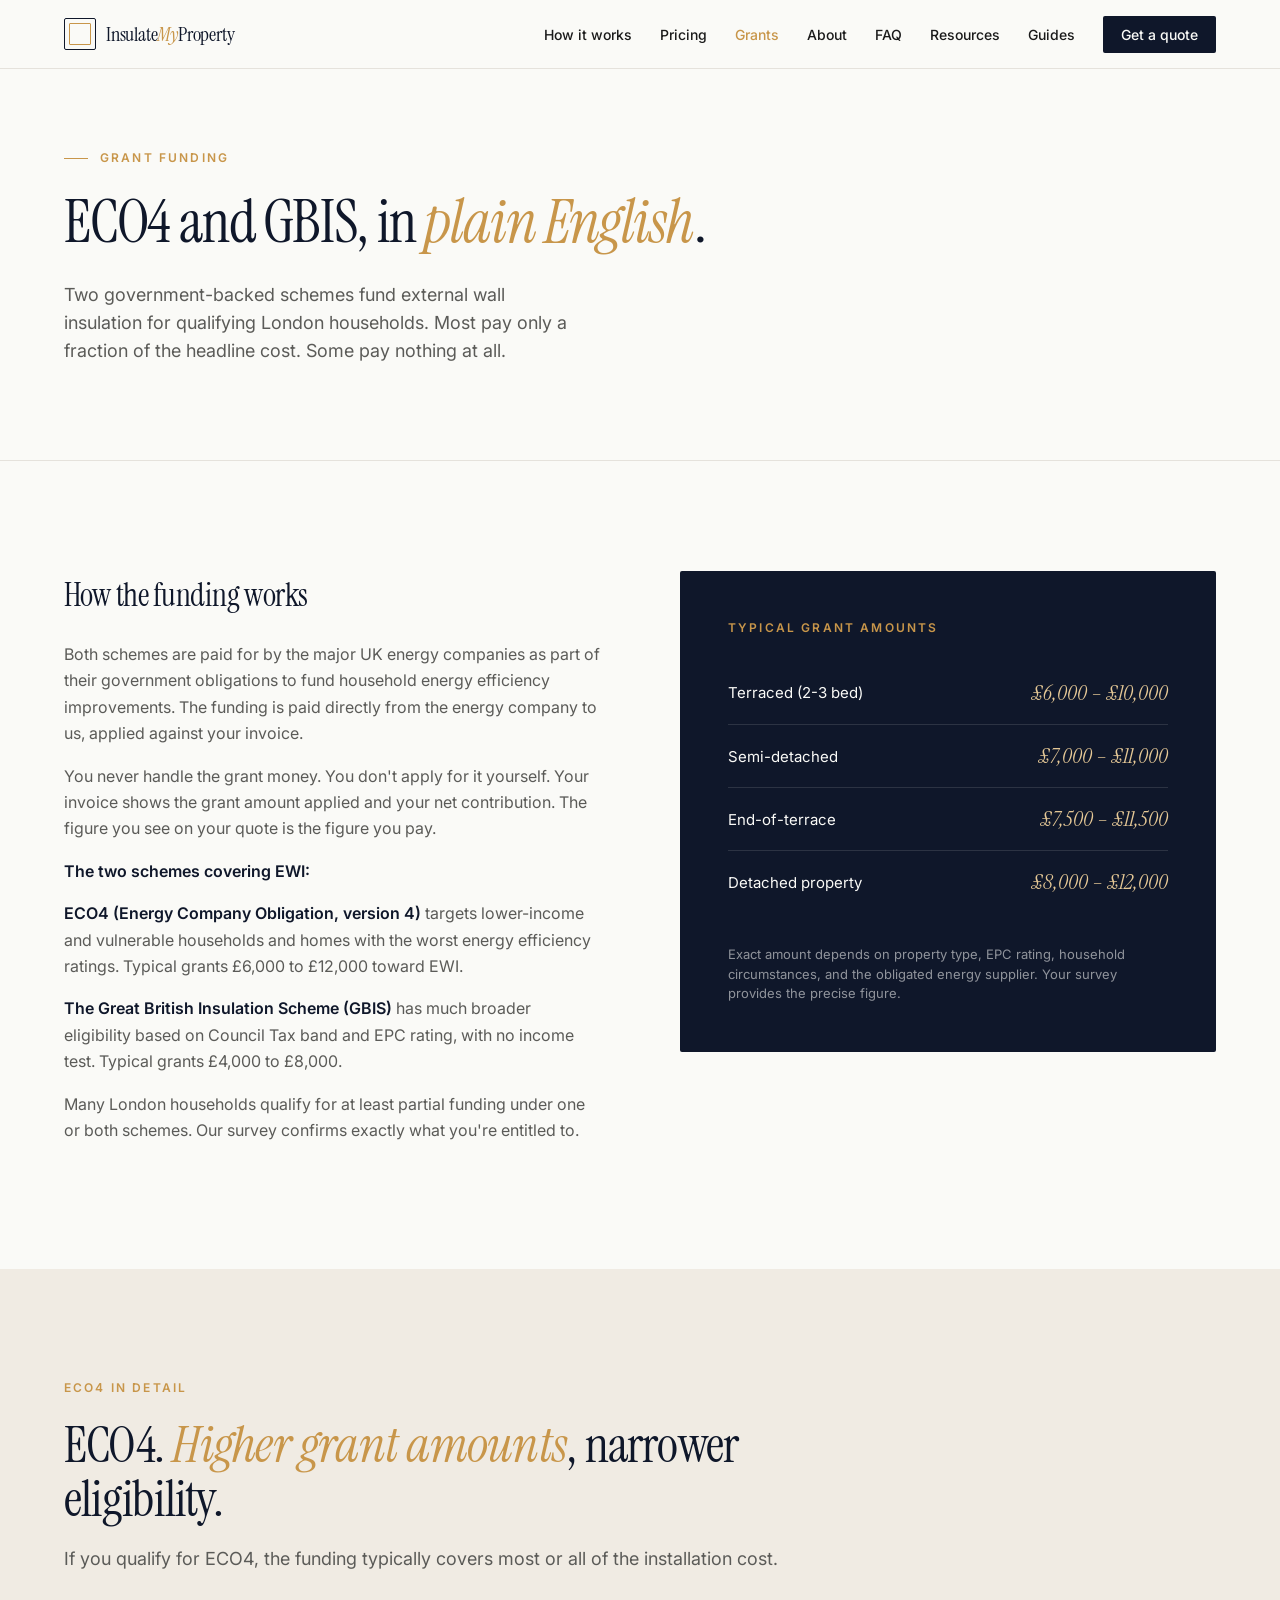
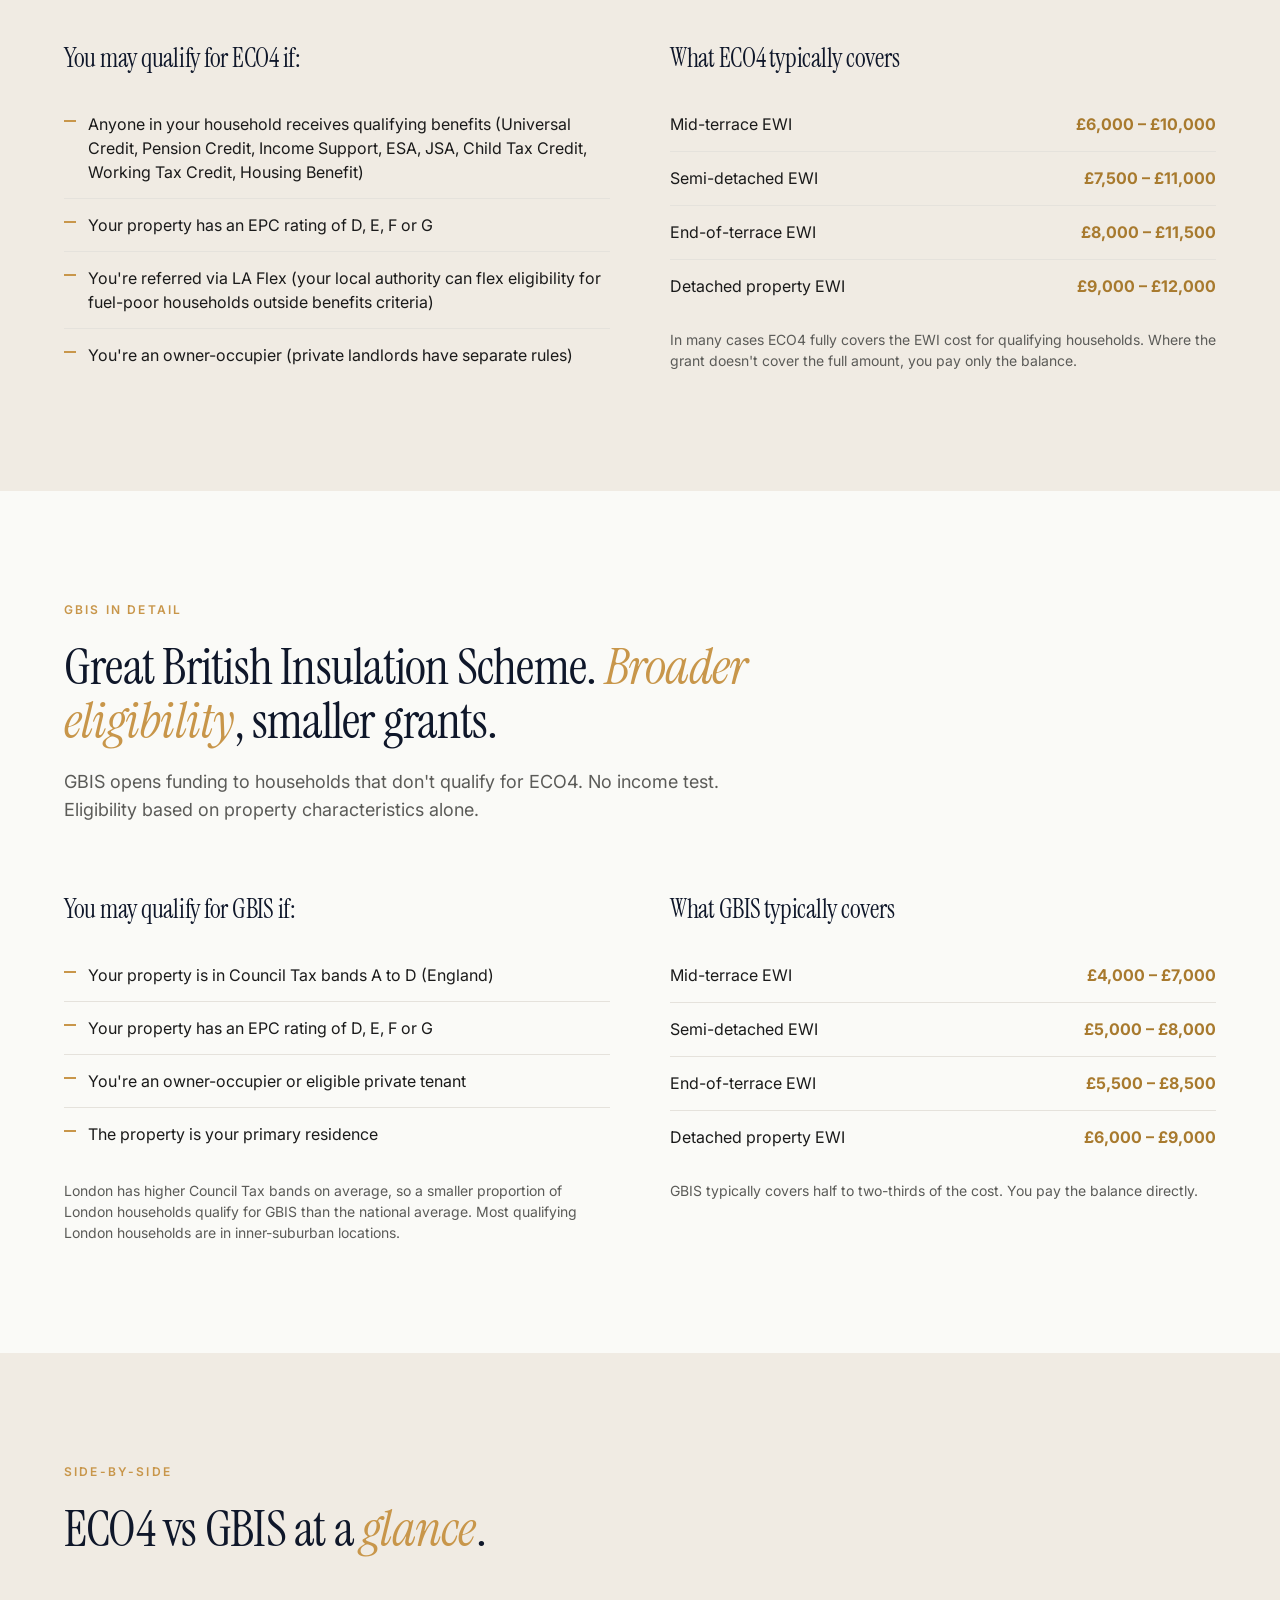
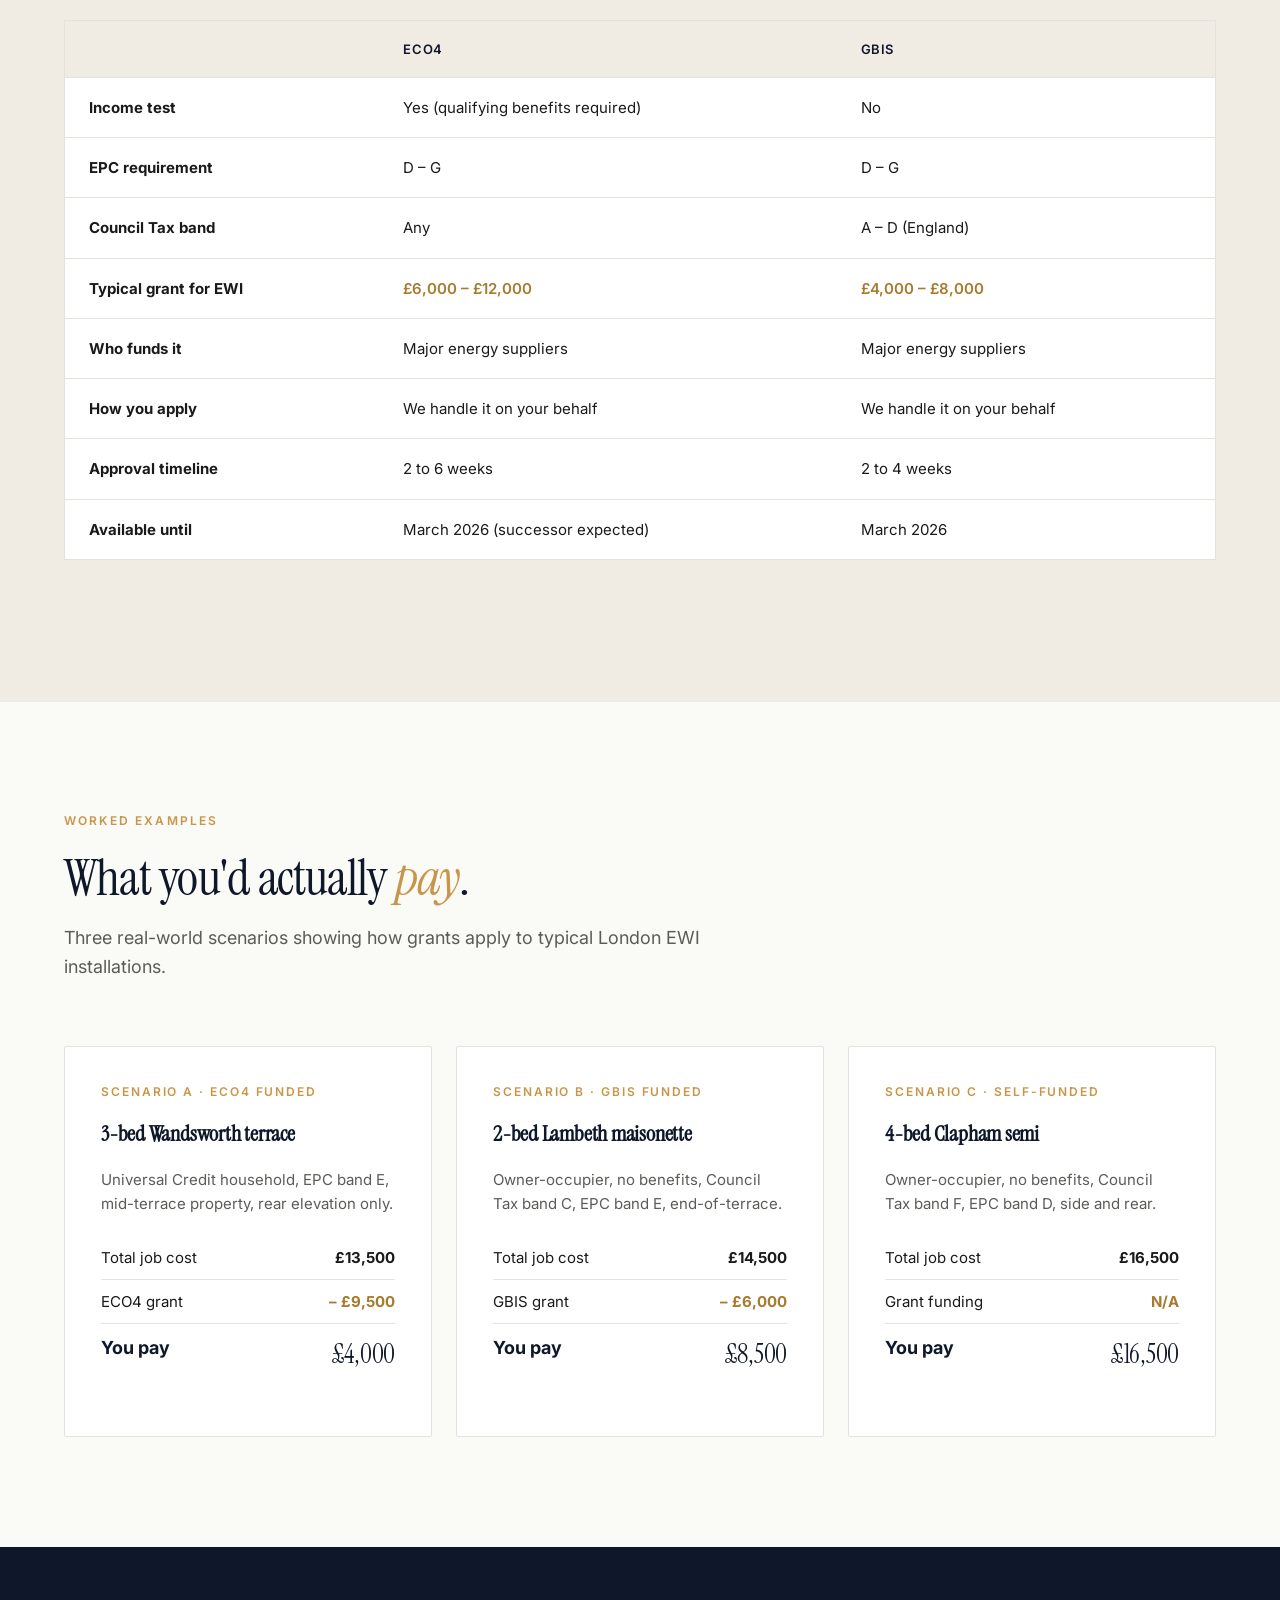
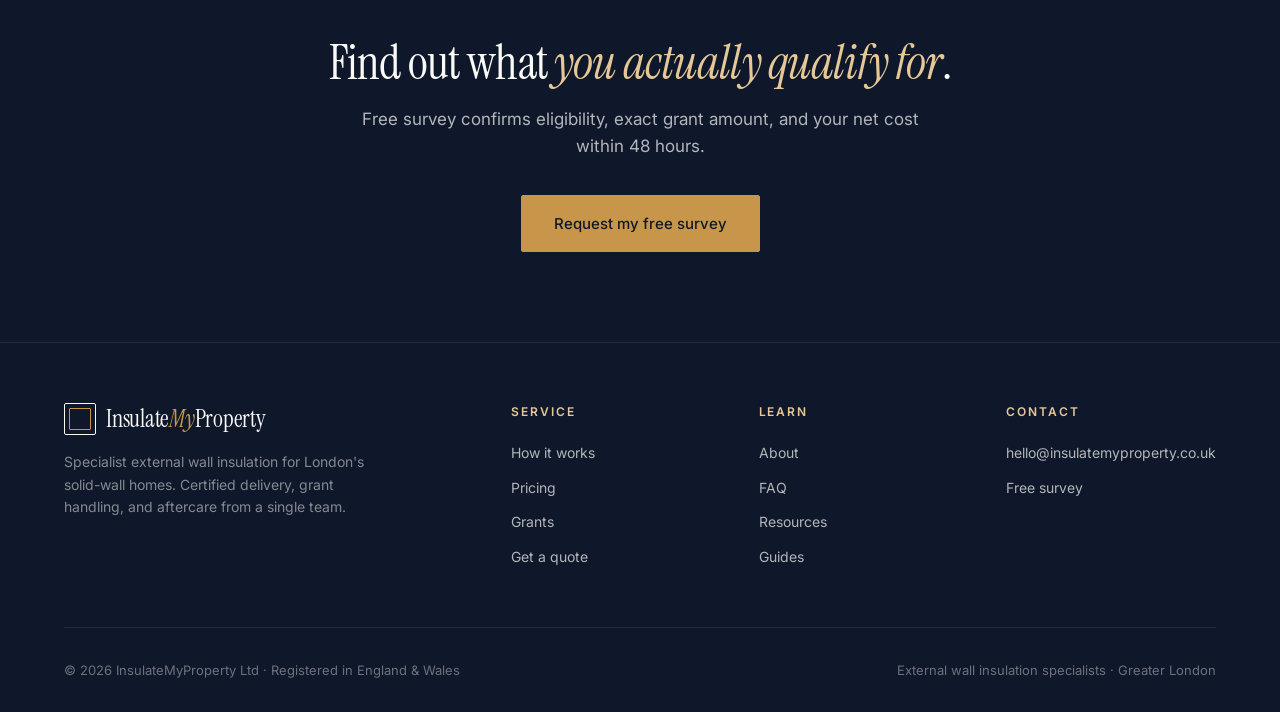
<file: grants.html>
<!DOCTYPE html>
<html lang="en-GB">
<head>
<meta charset="UTF-8">
<meta name="viewport" content="width=device-width, initial-scale=1.0">
<title>ECO4 and GBIS external wall insulation grants — InsulateMyProperty</title>
<meta name="description" content="ECO4 and Great British Insulation Scheme grants for external wall insulation in London. Check eligibility, typical funding amounts, and what you actually pay.">
<link rel="preconnect" href="https://fonts.googleapis.com">
<link rel="preconnect" href="https://fonts.gstatic.com" crossorigin>
<link href="https://fonts.googleapis.com/css2?family=Instrument+Serif:ital@0;1&family=Inter:wght@300;400;500;600;700&display=swap" rel="stylesheet">
<link rel="stylesheet" href="styles.css">

<link rel="icon" type="image/svg+xml" href="favicon.svg">
<link rel="icon" type="image/png" sizes="32x32" href="favicon-32.png">
<link rel="apple-touch-icon" sizes="180x180" href="apple-touch-icon.png">
<link rel="manifest" href="site.webmanifest">
<meta name="theme-color" content="#0F172A">

<link rel="canonical" href="https://insulatemyproperty.co.uk/grants.html">

<meta property="og:type" content="website">
<meta property="og:site_name" content="InsulateMyProperty">
<meta property="og:locale" content="en_GB">
<meta property="og:url" content="https://insulatemyproperty.co.uk/grants.html">
<meta property="og:title" content="ECO4 and GBIS external wall insulation grants — InsulateMyProperty">
<meta property="og:description" content="ECO4 and Great British Insulation Scheme grants for external wall insulation in London. Check eligibility, typical funding amounts, and what you actually pay.">
<meta property="og:image" content="https://insulatemyproperty.co.uk/images/og-default.jpg">
<meta property="og:image:width" content="1200">
<meta property="og:image:height" content="630">

<meta name="twitter:card" content="summary_large_image">
<meta name="twitter:title" content="ECO4 and GBIS external wall insulation grants — InsulateMyProperty">
<meta name="twitter:description" content="ECO4 and Great British Insulation Scheme grants for external wall insulation in London. Check eligibility, typical funding amounts, and what you actually pay.">
<meta name="twitter:image" content="https://insulatemyproperty.co.uk/images/og-default.jpg">

<script type="application/ld+json">
{
  "@context": "https://schema.org",
  "@type": "HomeAndConstructionBusiness",
  "name": "InsulateMyProperty",
  "alternateName": "InsulateMyProperty Ltd",
  "description": "Specialist external wall insulation for London's solid-wall homes. Certified delivery, grant handling, and aftercare from a single team.",
  "url": "https://insulatemyproperty.co.uk",
  "email": "hello@insulatemyproperty.co.uk",
  "logo": "https://insulatemyproperty.co.uk/images/og-default.jpg",
  "image": "https://insulatemyproperty.co.uk/images/og-default.jpg",
  "priceRange": "££",
  "areaServed": {
    "@type": "City",
    "name": "London",
    "containedInPlace": {
      "@type": "Country",
      "name": "United Kingdom"
    }
  },
  "serviceArea": {
    "@type": "GeoCircle",
    "geoMidpoint": {
      "@type": "GeoCoordinates",
      "latitude": 51.5074,
      "longitude": -0.1278
    },
    "geoRadius": "30000"
  },
  "hasOfferCatalog": {
    "@type": "OfferCatalog",
    "name": "External wall insulation services",
    "itemListElement": [
      {"@type": "Offer", "itemOffered": {"@type": "Service", "name": "External wall insulation installation"}},
      {"@type": "Offer", "itemOffered": {"@type": "Service", "name": "ECO4 grant administration"}},
      {"@type": "Offer", "itemOffered": {"@type": "Service", "name": "GBIS grant administration"}},
      {"@type": "Offer", "itemOffered": {"@type": "Service", "name": "Building survey and retrofit co-ordination"}}
    ]
  }
}
</script>

</head>
<body>

<header class="site-header">
  <div class="nav-inner">
    <a href="index.html" class="logo">
      <div class="logo-mark"></div>
      <span class="logo-text">Insulate<em>My</em>Property</span>
    </a>
    <nav class="site-nav">
      <ul>
        <li><a href="how-it-works.html">How it works</a></li>
        <li><a href="pricing.html">Pricing</a></li>
        <li><a href="grants.html" class="active">Grants</a></li>
        <li><a href="about.html">About</a></li>
        <li><a href="faq.html">FAQ</a></li>
        <li><a href="resources.html">Resources</a></li>
        <li><a href="guides/index.html">Guides</a></li>
        <li><a href="quote.html" class="nav-cta">Get a quote</a></li>
      </ul>
    </nav>
  </div>
</header>

<section class="hero hero-inner">
  <div class="container">
    <div class="hero-grid">
      <div>
        <div class="eyebrow">Grant funding</div>
        <h1>ECO4 and GBIS, in <em>plain English</em>.</h1>
        <p class="lead">Two government-backed schemes fund external wall insulation for qualifying London households. Most pay only a fraction of the headline cost. Some pay nothing at all.</p>
      </div>
    </div>
  </div>
</section>

<section>
  <div class="container">
    <div class="grants-grid">
      <div class="grants-text">
        <h3>How the funding works</h3>
        <p>Both schemes are paid for by the major UK energy companies as part of their government obligations to fund household energy efficiency improvements. The funding is paid directly from the energy company to us, applied against your invoice.</p>
        <p>You never handle the grant money. You don't apply for it yourself. Your invoice shows the grant amount applied and your net contribution. The figure you see on your quote is the figure you pay.</p>
        <p><strong>The two schemes covering EWI:</strong></p>
        <p><strong>ECO4 (Energy Company Obligation, version 4)</strong> targets lower-income and vulnerable households and homes with the worst energy efficiency ratings. Typical grants £6,000 to £12,000 toward EWI.</p>
        <p><strong>The Great British Insulation Scheme (GBIS)</strong> has much broader eligibility based on Council Tax band and EPC rating, with no income test. Typical grants £4,000 to £8,000.</p>
        <p>Many London households qualify for at least partial funding under one or both schemes. Our survey confirms exactly what you're entitled to.</p>
      </div>
      <div class="grants-card">
        <h4>Typical grant amounts</h4>
        <ul>
          <li><span>Terraced (2-3 bed)</span><strong>£6,000 – £10,000</strong></li>
          <li><span>Semi-detached</span><strong>£7,000 – £11,000</strong></li>
          <li><span>End-of-terrace</span><strong>£7,500 – £11,500</strong></li>
          <li><span>Detached property</span><strong>£8,000 – £12,000</strong></li>
        </ul>
        <div class="grants-note">Exact amount depends on property type, EPC rating, household circumstances, and the obligated energy supplier. Your survey provides the precise figure.</div>
      </div>
    </div>
  </div>
</section>

<section class="alt-bg">
  <div class="container">
    <div class="section-head">
      <div class="section-eyebrow">ECO4 in detail</div>
      <h2>ECO4. <em>Higher grant amounts</em>, narrower eligibility.</h2>
      <p>If you qualify for ECO4, the funding typically covers most or all of the installation cost.</p>
    </div>
    <div style="display: grid; grid-template-columns: 1fr 1fr; gap: 60px; align-items: start;">
      <div>
        <h3 class="serif" style="font-size: 26px; color: var(--slate-deep); margin-bottom: 20px;">You may qualify for ECO4 if:</h3>
        <ul style="list-style: none;">
          <li style="padding: 14px 0 14px 24px; position: relative; font-size: 16px; line-height: 1.5; border-bottom: 1px solid var(--line);"><span style="position: absolute; left: 0; top: 22px; width: 12px; height: 1.5px; background: var(--amber); display: block;"></span>Anyone in your household receives qualifying benefits (Universal Credit, Pension Credit, Income Support, ESA, JSA, Child Tax Credit, Working Tax Credit, Housing Benefit)</li>
          <li style="padding: 14px 0 14px 24px; position: relative; font-size: 16px; line-height: 1.5; border-bottom: 1px solid var(--line);"><span style="position: absolute; left: 0; top: 22px; width: 12px; height: 1.5px; background: var(--amber); display: block;"></span>Your property has an EPC rating of D, E, F or G</li>
          <li style="padding: 14px 0 14px 24px; position: relative; font-size: 16px; line-height: 1.5; border-bottom: 1px solid var(--line);"><span style="position: absolute; left: 0; top: 22px; width: 12px; height: 1.5px; background: var(--amber); display: block;"></span>You're referred via LA Flex (your local authority can flex eligibility for fuel-poor households outside benefits criteria)</li>
          <li style="padding: 14px 0 14px 24px; position: relative; font-size: 16px; line-height: 1.5;"><span style="position: absolute; left: 0; top: 22px; width: 12px; height: 1.5px; background: var(--amber); display: block;"></span>You're an owner-occupier (private landlords have separate rules)</li>
        </ul>
      </div>
      <div>
        <h3 class="serif" style="font-size: 26px; color: var(--slate-deep); margin-bottom: 20px;">What ECO4 typically covers</h3>
        <ul style="list-style: none;">
          <li style="padding: 14px 0; border-bottom: 1px solid var(--line); display: flex; justify-content: space-between; gap: 16px; font-size: 16px;"><span>Mid-terrace EWI</span><strong style="color: var(--amber-deep);">£6,000 – £10,000</strong></li>
          <li style="padding: 14px 0; border-bottom: 1px solid var(--line); display: flex; justify-content: space-between; gap: 16px; font-size: 16px;"><span>Semi-detached EWI</span><strong style="color: var(--amber-deep);">£7,500 – £11,000</strong></li>
          <li style="padding: 14px 0; border-bottom: 1px solid var(--line); display: flex; justify-content: space-between; gap: 16px; font-size: 16px;"><span>End-of-terrace EWI</span><strong style="color: var(--amber-deep);">£8,000 – £11,500</strong></li>
          <li style="padding: 14px 0; display: flex; justify-content: space-between; gap: 16px; font-size: 16px;"><span>Detached property EWI</span><strong style="color: var(--amber-deep);">£9,000 – £12,000</strong></li>
        </ul>
        <p style="font-size: 14px; color: var(--text-mute); margin-top: 16px; line-height: 1.5;">In many cases ECO4 fully covers the EWI cost for qualifying households. Where the grant doesn't cover the full amount, you pay only the balance.</p>
      </div>
    </div>
  </div>
</section>

<section>
  <div class="container">
    <div class="section-head">
      <div class="section-eyebrow">GBIS in detail</div>
      <h2>Great British Insulation Scheme. <em>Broader eligibility</em>, smaller grants.</h2>
      <p>GBIS opens funding to households that don't qualify for ECO4. No income test. Eligibility based on property characteristics alone.</p>
    </div>
    <div style="display: grid; grid-template-columns: 1fr 1fr; gap: 60px; align-items: start;">
      <div>
        <h3 class="serif" style="font-size: 26px; color: var(--slate-deep); margin-bottom: 20px;">You may qualify for GBIS if:</h3>
        <ul style="list-style: none;">
          <li style="padding: 14px 0 14px 24px; position: relative; font-size: 16px; line-height: 1.5; border-bottom: 1px solid var(--line);"><span style="position: absolute; left: 0; top: 22px; width: 12px; height: 1.5px; background: var(--amber); display: block;"></span>Your property is in Council Tax bands A to D (England)</li>
          <li style="padding: 14px 0 14px 24px; position: relative; font-size: 16px; line-height: 1.5; border-bottom: 1px solid var(--line);"><span style="position: absolute; left: 0; top: 22px; width: 12px; height: 1.5px; background: var(--amber); display: block;"></span>Your property has an EPC rating of D, E, F or G</li>
          <li style="padding: 14px 0 14px 24px; position: relative; font-size: 16px; line-height: 1.5; border-bottom: 1px solid var(--line);"><span style="position: absolute; left: 0; top: 22px; width: 12px; height: 1.5px; background: var(--amber); display: block;"></span>You're an owner-occupier or eligible private tenant</li>
          <li style="padding: 14px 0 14px 24px; position: relative; font-size: 16px; line-height: 1.5;"><span style="position: absolute; left: 0; top: 22px; width: 12px; height: 1.5px; background: var(--amber); display: block;"></span>The property is your primary residence</li>
        </ul>
        <p style="font-size: 14px; color: var(--text-mute); margin-top: 20px; line-height: 1.5;">London has higher Council Tax bands on average, so a smaller proportion of London households qualify for GBIS than the national average. Most qualifying London households are in inner-suburban locations.</p>
      </div>
      <div>
        <h3 class="serif" style="font-size: 26px; color: var(--slate-deep); margin-bottom: 20px;">What GBIS typically covers</h3>
        <ul style="list-style: none;">
          <li style="padding: 14px 0; border-bottom: 1px solid var(--line); display: flex; justify-content: space-between; gap: 16px; font-size: 16px;"><span>Mid-terrace EWI</span><strong style="color: var(--amber-deep);">£4,000 – £7,000</strong></li>
          <li style="padding: 14px 0; border-bottom: 1px solid var(--line); display: flex; justify-content: space-between; gap: 16px; font-size: 16px;"><span>Semi-detached EWI</span><strong style="color: var(--amber-deep);">£5,000 – £8,000</strong></li>
          <li style="padding: 14px 0; border-bottom: 1px solid var(--line); display: flex; justify-content: space-between; gap: 16px; font-size: 16px;"><span>End-of-terrace EWI</span><strong style="color: var(--amber-deep);">£5,500 – £8,500</strong></li>
          <li style="padding: 14px 0; display: flex; justify-content: space-between; gap: 16px; font-size: 16px;"><span>Detached property EWI</span><strong style="color: var(--amber-deep);">£6,000 – £9,000</strong></li>
        </ul>
        <p style="font-size: 14px; color: var(--text-mute); margin-top: 16px; line-height: 1.5;">GBIS typically covers half to two-thirds of the cost. You pay the balance directly.</p>
      </div>
    </div>
  </div>
</section>

<section class="alt-bg">
  <div class="container">
    <div class="section-head">
      <div class="section-eyebrow">Side-by-side</div>
      <h2>ECO4 vs GBIS at a <em>glance</em>.</h2>
    </div>
    <table class="compare-table">
      <thead>
        <tr>
          <th></th>
          <th>ECO4</th>
          <th>GBIS</th>
        </tr>
      </thead>
      <tbody>
        <tr>
          <td><strong>Income test</strong></td>
          <td>Yes (qualifying benefits required)</td>
          <td>No</td>
        </tr>
        <tr>
          <td><strong>EPC requirement</strong></td>
          <td>D – G</td>
          <td>D – G</td>
        </tr>
        <tr>
          <td><strong>Council Tax band</strong></td>
          <td>Any</td>
          <td>A – D (England)</td>
        </tr>
        <tr>
          <td><strong>Typical grant for EWI</strong></td>
          <td class="amber">£6,000 – £12,000</td>
          <td class="amber">£4,000 – £8,000</td>
        </tr>
        <tr>
          <td><strong>Who funds it</strong></td>
          <td>Major energy suppliers</td>
          <td>Major energy suppliers</td>
        </tr>
        <tr>
          <td><strong>How you apply</strong></td>
          <td>We handle it on your behalf</td>
          <td>We handle it on your behalf</td>
        </tr>
        <tr>
          <td><strong>Approval timeline</strong></td>
          <td>2 to 6 weeks</td>
          <td>2 to 4 weeks</td>
        </tr>
        <tr>
          <td><strong>Available until</strong></td>
          <td>March 2026 (successor expected)</td>
          <td>March 2026</td>
        </tr>
      </tbody>
    </table>
  </div>
</section>

<section>
  <div class="container">
    <div class="section-head">
      <div class="section-eyebrow">Worked examples</div>
      <h2>What you'd actually <em>pay</em>.</h2>
      <p>Three real-world scenarios showing how grants apply to typical London EWI installations.</p>
    </div>
    <div class="problem-grid">
      <div class="problem-card" style="background: var(--bg-card);">
        <div style="font-size: 12px; letter-spacing: 0.16em; text-transform: uppercase; color: var(--amber); font-weight: 600; margin-bottom: 16px;">Scenario A · ECO4 funded</div>
        <h3 class="serif" style="font-size: 22px; color: var(--slate-deep); margin-bottom: 16px;">3-bed Wandsworth terrace</h3>
        <p style="margin-bottom: 20px; line-height: 1.6;">Universal Credit household, EPC band E, mid-terrace property, rear elevation only.</p>
        <ul style="list-style: none; margin-bottom: 16px;">
          <li style="padding: 10px 0; border-bottom: 1px solid var(--line); display: flex; justify-content: space-between; font-size: 15px;"><span>Total job cost</span><strong>£13,500</strong></li>
          <li style="padding: 10px 0; border-bottom: 1px solid var(--line); display: flex; justify-content: space-between; font-size: 15px;"><span>ECO4 grant</span><strong style="color: var(--amber-deep);">– £9,500</strong></li>
          <li style="padding: 10px 0; display: flex; justify-content: space-between; font-size: 18px; color: var(--slate-deep);"><span><strong>You pay</strong></span><strong class="serif" style="font-size: 26px; color: var(--slate-deep); font-weight: 400;">£4,000</strong></li>
        </ul>
      </div>
      <div class="problem-card" style="background: var(--bg-card);">
        <div style="font-size: 12px; letter-spacing: 0.16em; text-transform: uppercase; color: var(--amber); font-weight: 600; margin-bottom: 16px;">Scenario B · GBIS funded</div>
        <h3 class="serif" style="font-size: 22px; color: var(--slate-deep); margin-bottom: 16px;">2-bed Lambeth maisonette</h3>
        <p style="margin-bottom: 20px; line-height: 1.6;">Owner-occupier, no benefits, Council Tax band C, EPC band E, end-of-terrace.</p>
        <ul style="list-style: none; margin-bottom: 16px;">
          <li style="padding: 10px 0; border-bottom: 1px solid var(--line); display: flex; justify-content: space-between; font-size: 15px;"><span>Total job cost</span><strong>£14,500</strong></li>
          <li style="padding: 10px 0; border-bottom: 1px solid var(--line); display: flex; justify-content: space-between; font-size: 15px;"><span>GBIS grant</span><strong style="color: var(--amber-deep);">– £6,000</strong></li>
          <li style="padding: 10px 0; display: flex; justify-content: space-between; font-size: 18px; color: var(--slate-deep);"><span><strong>You pay</strong></span><strong class="serif" style="font-size: 26px; color: var(--slate-deep); font-weight: 400;">£8,500</strong></li>
        </ul>
      </div>
      <div class="problem-card" style="background: var(--bg-card);">
        <div style="font-size: 12px; letter-spacing: 0.16em; text-transform: uppercase; color: var(--amber); font-weight: 600; margin-bottom: 16px;">Scenario C · Self-funded</div>
        <h3 class="serif" style="font-size: 22px; color: var(--slate-deep); margin-bottom: 16px;">4-bed Clapham semi</h3>
        <p style="margin-bottom: 20px; line-height: 1.6;">Owner-occupier, no benefits, Council Tax band F, EPC band D, side and rear.</p>
        <ul style="list-style: none; margin-bottom: 16px;">
          <li style="padding: 10px 0; border-bottom: 1px solid var(--line); display: flex; justify-content: space-between; font-size: 15px;"><span>Total job cost</span><strong>£16,500</strong></li>
          <li style="padding: 10px 0; border-bottom: 1px solid var(--line); display: flex; justify-content: space-between; font-size: 15px;"><span>Grant funding</span><strong style="color: var(--amber-deep);">N/A</strong></li>
          <li style="padding: 10px 0; display: flex; justify-content: space-between; font-size: 18px; color: var(--slate-deep);"><span><strong>You pay</strong></span><strong class="serif" style="font-size: 26px; color: var(--slate-deep); font-weight: 400;">£16,500</strong></li>
        </ul>
      </div>
    </div>
  </div>
</section>

<div class="cta-band">
  <div class="container">
    <h2>Find out what <em>you actually qualify for</em>.</h2>
    <p>Free survey confirms eligibility, exact grant amount, and your net cost within 48 hours.</p>
    <a href="quote.html" class="btn-primary">Request my free survey</a>
  </div>
</div>

<footer class="site-footer">
  <div class="container">
    <div class="footer-grid">
      <div class="footer-brand">
        <a href="index.html" class="logo">
          <div class="logo-mark"></div>
          <span class="logo-text">Insulate<em>My</em>Property</span>
        </a>
        <p>Specialist external wall insulation for London's solid-wall homes. Certified delivery, grant handling, and aftercare from a single team.</p>
      </div>
      <div class="footer-col">
        <h5>Service</h5>
        <ul>
          <li><a href="how-it-works.html">How it works</a></li>
          <li><a href="pricing.html">Pricing</a></li>
          <li><a href="grants.html">Grants</a></li>
          <li><a href="quote.html">Get a quote</a></li>
        </ul>
      </div>
      <div class="footer-col">
        <h5>Learn</h5>
        <ul>
          <li><a href="about.html">About</a></li>
          <li><a href="faq.html">FAQ</a></li>
          <li><a href="resources.html">Resources</a></li>
          <li><a href="guides/index.html">Guides</a></li>
        </ul>
      </div>
      <div class="footer-col">
        <h5>Contact</h5>
        <ul>
          <li><a href="mailto:hello@insulatemyproperty.co.uk">hello@insulatemyproperty.co.uk</a></li>
          <li><a href="quote.html">Free survey</a></li>
        </ul>
      </div>
    </div>
    <div class="footer-base">
      <div>© 2026 InsulateMyProperty Ltd · Registered in England &amp; Wales</div>
      <div>External wall insulation specialists · Greater London</div>
    </div>
  </div>
</footer>

</body>
</html>
</file>
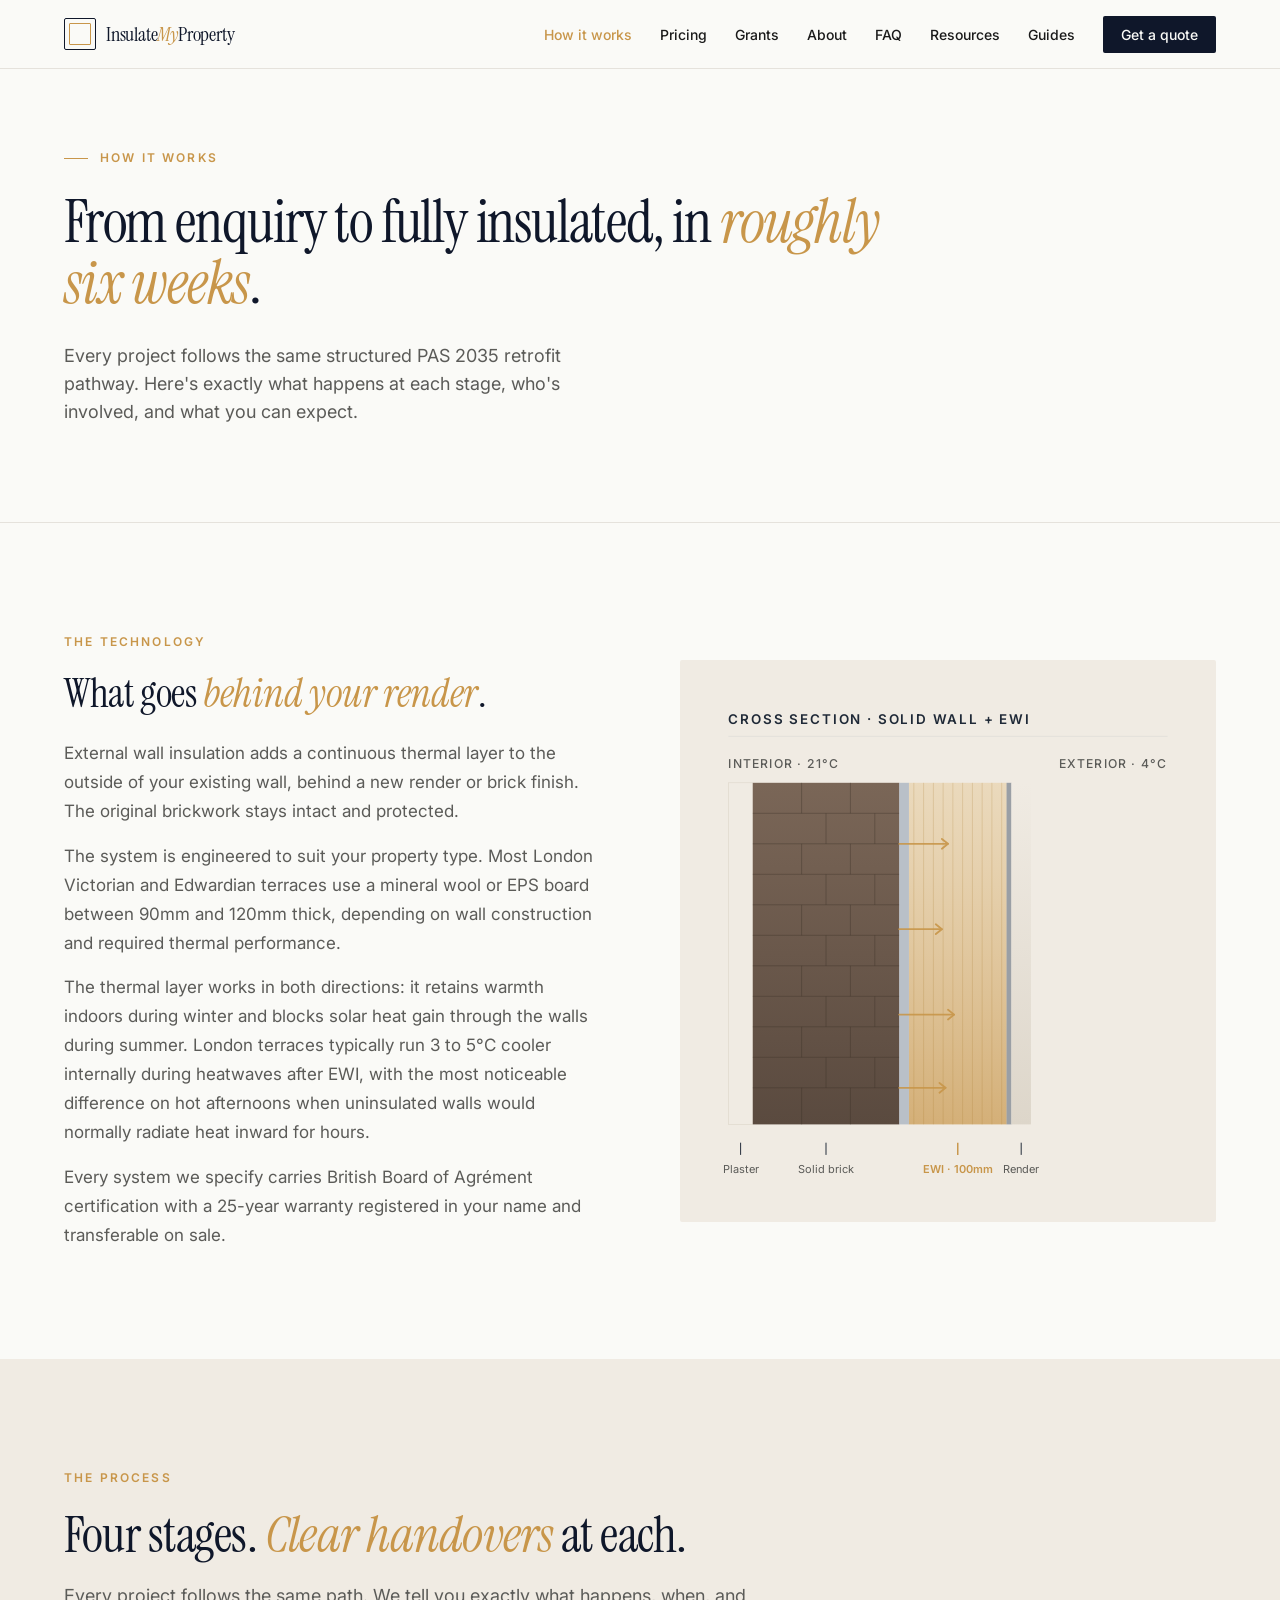
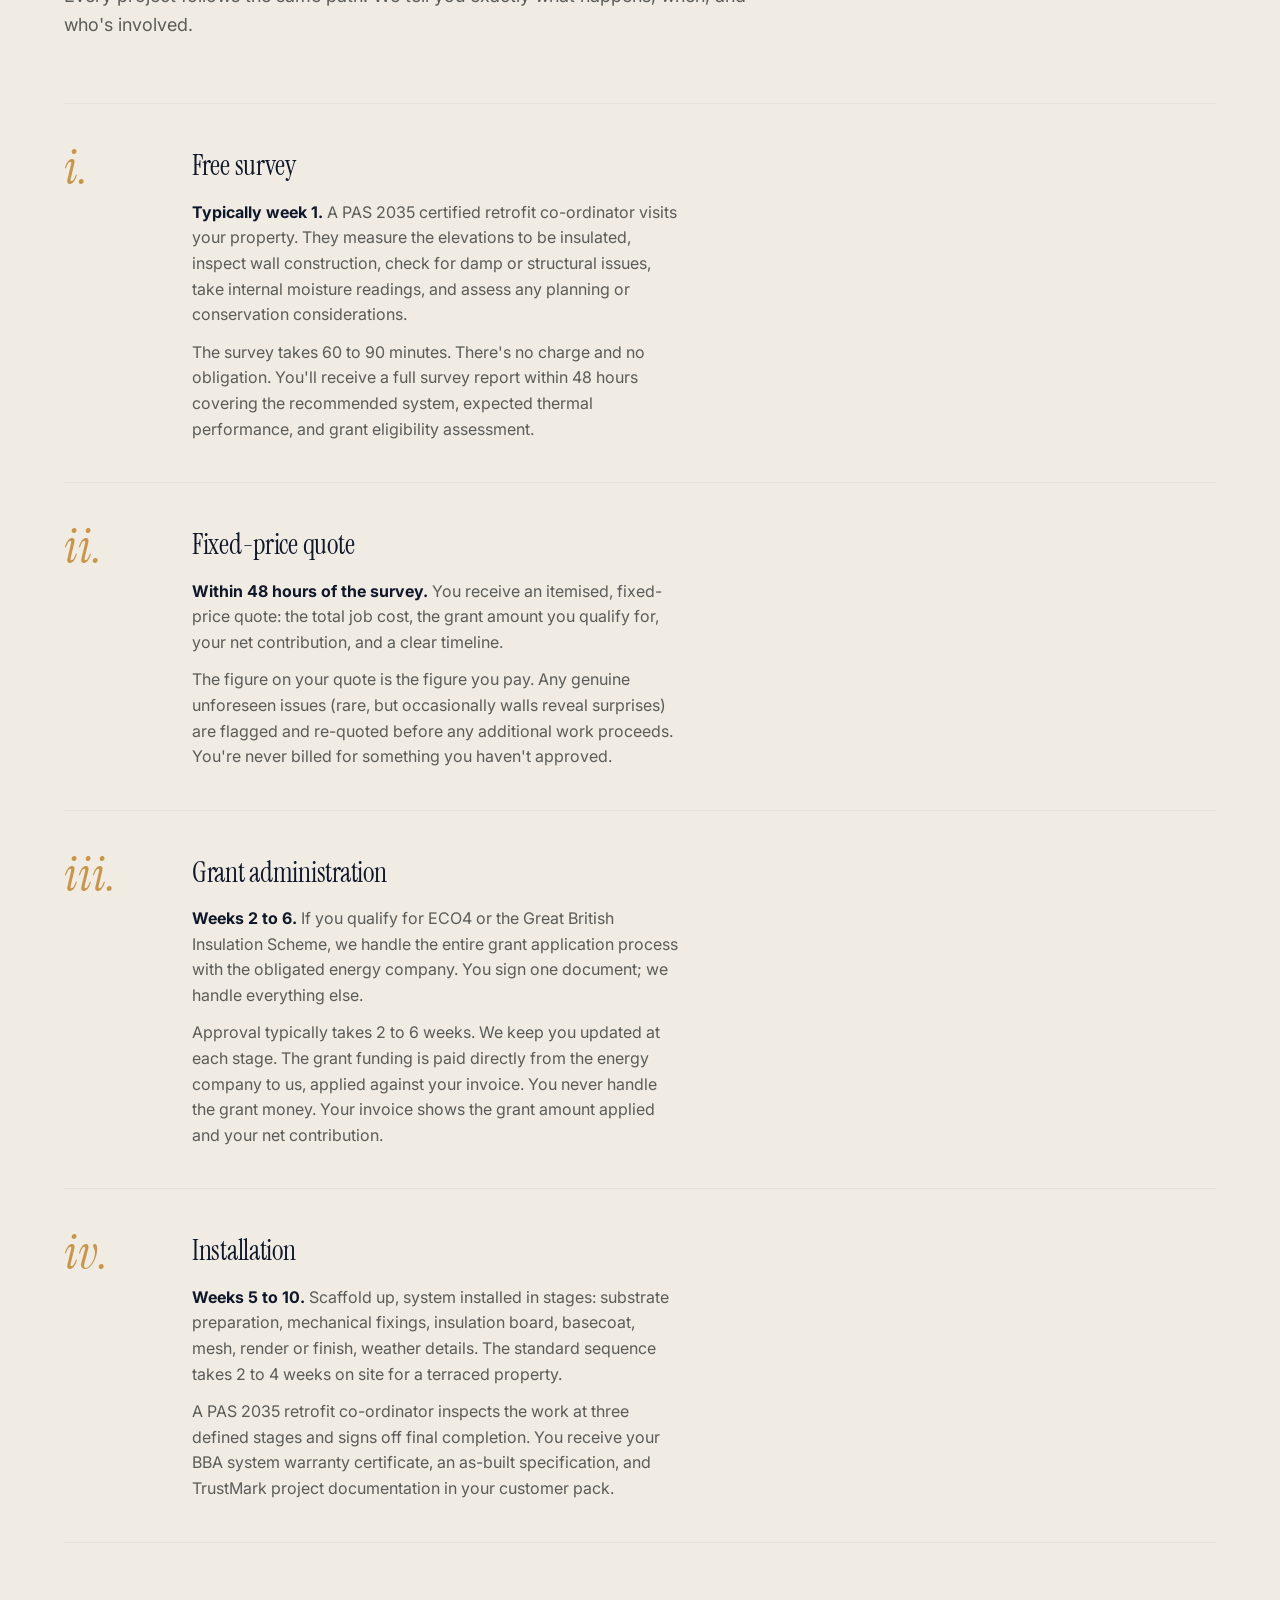
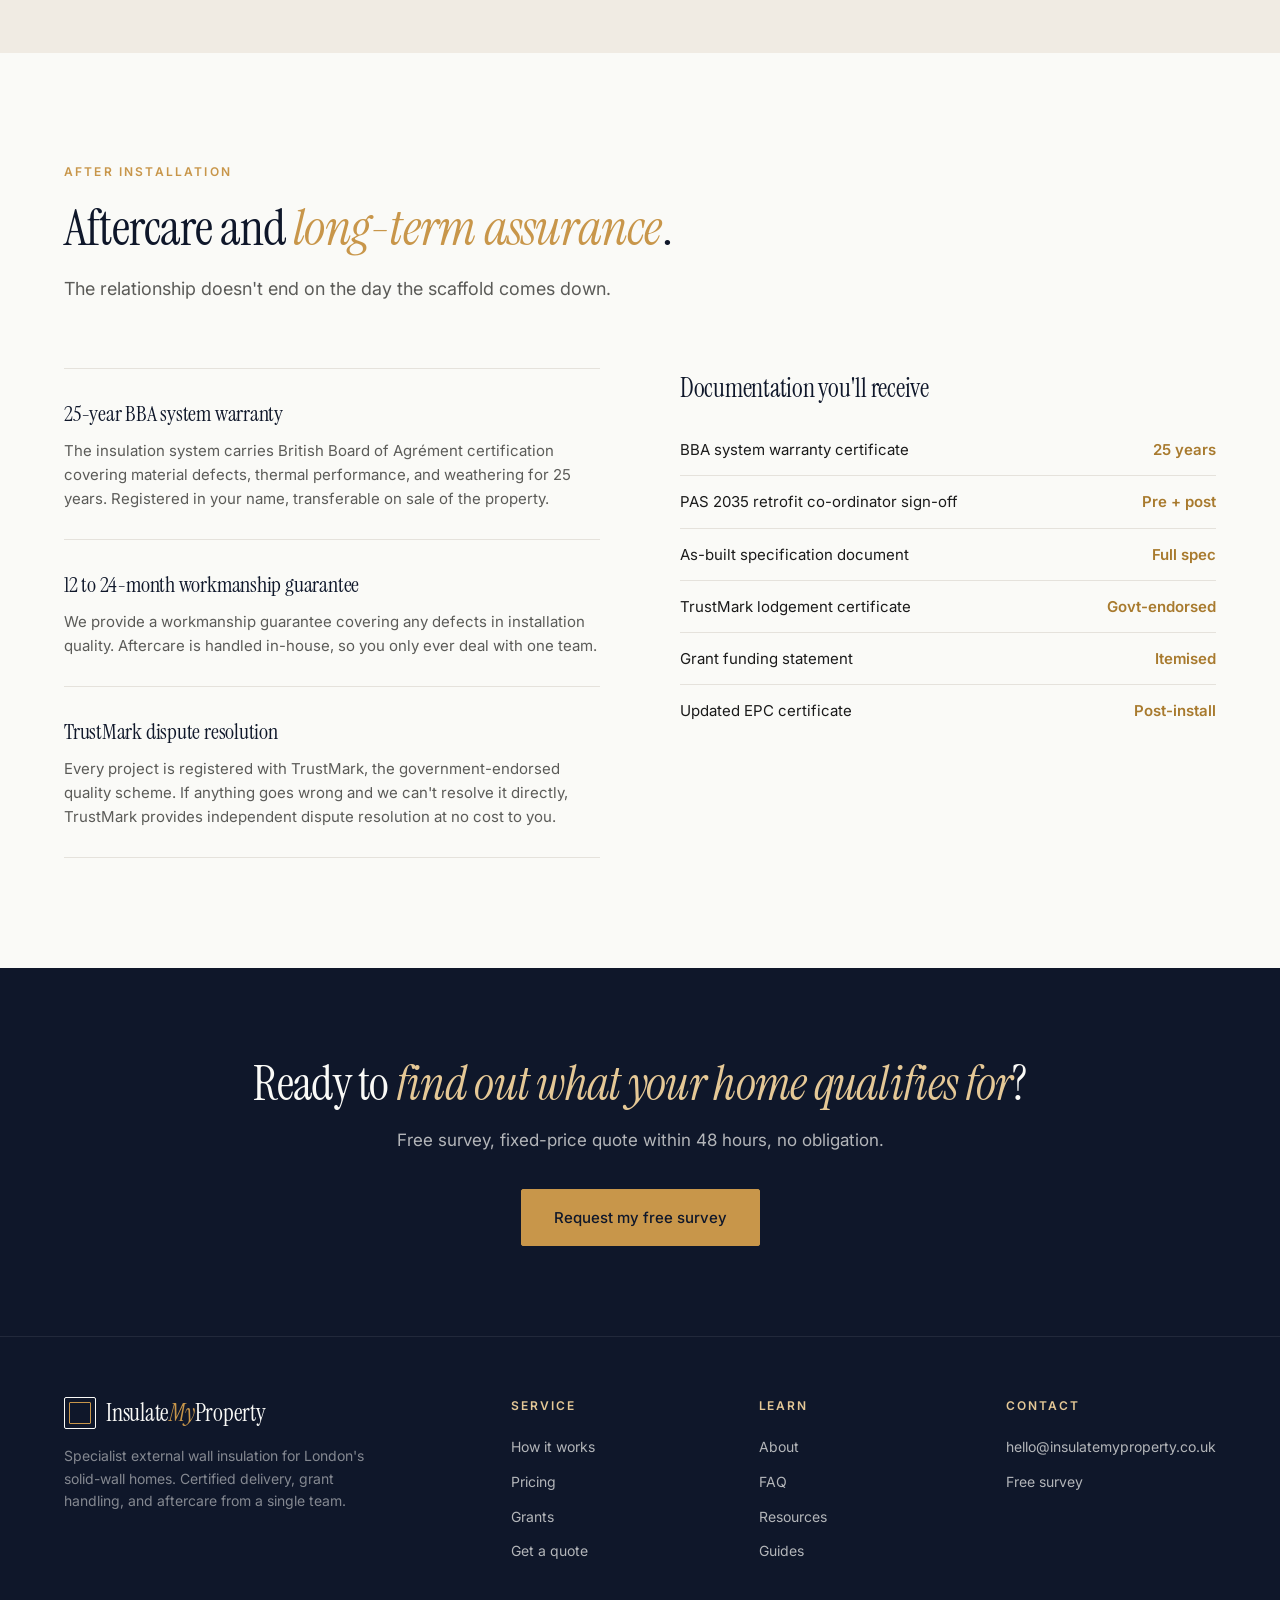
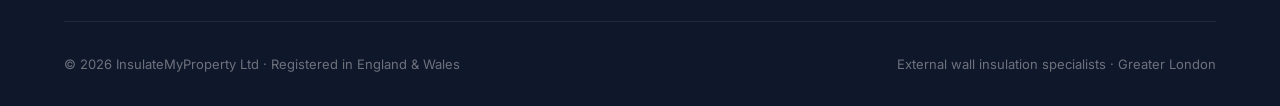
<file: how-it-works.html>
<!DOCTYPE html>
<html lang="en-GB">
<head>
<meta charset="UTF-8">
<meta name="viewport" content="width=device-width, initial-scale=1.0">
<title>How external wall insulation works — InsulateMyProperty</title>
<meta name="description" content="The full process from enquiry to fully insulated. PAS 2035 retrofit co-ordination, fixed-price quotes, grant administration, and certified installation.">
<link rel="preconnect" href="https://fonts.googleapis.com">
<link rel="preconnect" href="https://fonts.gstatic.com" crossorigin>
<link href="https://fonts.googleapis.com/css2?family=Instrument+Serif:ital@0;1&family=Inter:wght@300;400;500;600;700&display=swap" rel="stylesheet">
<link rel="stylesheet" href="styles.css">

<link rel="icon" type="image/svg+xml" href="favicon.svg">
<link rel="icon" type="image/png" sizes="32x32" href="favicon-32.png">
<link rel="apple-touch-icon" sizes="180x180" href="apple-touch-icon.png">
<link rel="manifest" href="site.webmanifest">
<meta name="theme-color" content="#0F172A">

<link rel="canonical" href="https://insulatemyproperty.co.uk/how-it-works.html">

<meta property="og:type" content="website">
<meta property="og:site_name" content="InsulateMyProperty">
<meta property="og:locale" content="en_GB">
<meta property="og:url" content="https://insulatemyproperty.co.uk/how-it-works.html">
<meta property="og:title" content="How external wall insulation works — InsulateMyProperty">
<meta property="og:description" content="The full process from enquiry to fully insulated. PAS 2035 retrofit co-ordination, fixed-price quotes, grant administration, and certified installation.">
<meta property="og:image" content="https://insulatemyproperty.co.uk/images/og-default.jpg">
<meta property="og:image:width" content="1200">
<meta property="og:image:height" content="630">

<meta name="twitter:card" content="summary_large_image">
<meta name="twitter:title" content="How external wall insulation works — InsulateMyProperty">
<meta name="twitter:description" content="The full process from enquiry to fully insulated. PAS 2035 retrofit co-ordination, fixed-price quotes, grant administration, and certified installation.">
<meta name="twitter:image" content="https://insulatemyproperty.co.uk/images/og-default.jpg">

<script type="application/ld+json">
{
  "@context": "https://schema.org",
  "@type": "HomeAndConstructionBusiness",
  "name": "InsulateMyProperty",
  "alternateName": "InsulateMyProperty Ltd",
  "description": "Specialist external wall insulation for London's solid-wall homes. Certified delivery, grant handling, and aftercare from a single team.",
  "url": "https://insulatemyproperty.co.uk",
  "email": "hello@insulatemyproperty.co.uk",
  "logo": "https://insulatemyproperty.co.uk/images/og-default.jpg",
  "image": "https://insulatemyproperty.co.uk/images/og-default.jpg",
  "priceRange": "££",
  "areaServed": {
    "@type": "City",
    "name": "London",
    "containedInPlace": {
      "@type": "Country",
      "name": "United Kingdom"
    }
  },
  "serviceArea": {
    "@type": "GeoCircle",
    "geoMidpoint": {
      "@type": "GeoCoordinates",
      "latitude": 51.5074,
      "longitude": -0.1278
    },
    "geoRadius": "30000"
  },
  "hasOfferCatalog": {
    "@type": "OfferCatalog",
    "name": "External wall insulation services",
    "itemListElement": [
      {"@type": "Offer", "itemOffered": {"@type": "Service", "name": "External wall insulation installation"}},
      {"@type": "Offer", "itemOffered": {"@type": "Service", "name": "ECO4 grant administration"}},
      {"@type": "Offer", "itemOffered": {"@type": "Service", "name": "GBIS grant administration"}},
      {"@type": "Offer", "itemOffered": {"@type": "Service", "name": "Building survey and retrofit co-ordination"}}
    ]
  }
}
</script>

</head>
<body>

<header class="site-header">
  <div class="nav-inner">
    <a href="index.html" class="logo">
      <div class="logo-mark"></div>
      <span class="logo-text">Insulate<em>My</em>Property</span>
    </a>
    <nav class="site-nav">
      <ul>
        <li><a href="how-it-works.html" class="active">How it works</a></li>
        <li><a href="pricing.html">Pricing</a></li>
        <li><a href="grants.html">Grants</a></li>
        <li><a href="about.html">About</a></li>
        <li><a href="faq.html">FAQ</a></li>
        <li><a href="resources.html">Resources</a></li>
        <li><a href="guides/index.html">Guides</a></li>
        <li><a href="quote.html" class="nav-cta">Get a quote</a></li>
      </ul>
    </nav>
  </div>
</header>

<section class="hero hero-inner">
  <div class="container">
    <div class="hero-grid">
      <div>
        <div class="eyebrow">How it works</div>
        <h1>From enquiry to fully insulated, in <em>roughly six weeks</em>.</h1>
        <p class="lead">Every project follows the same structured PAS 2035 retrofit pathway. Here's exactly what happens at each stage, who's involved, and what you can expect.</p>
      </div>
    </div>
  </div>
</section>

<section>
  <div class="container">
    <div style="display: grid; grid-template-columns: 1fr 1fr; gap: 80px; align-items: center;">
      <div>
        <div class="section-eyebrow">The technology</div>
        <h2 class="serif" style="font-size: clamp(28px, 3.5vw, 40px); line-height: 1.1; color: var(--slate-deep); margin-bottom: 24px;">What goes <em style="color: var(--amber);">behind your render</em>.</h2>
        <p style="font-size: 17px; color: var(--text-mute); line-height: 1.7; margin-bottom: 16px;">External wall insulation adds a continuous thermal layer to the outside of your existing wall, behind a new render or brick finish. The original brickwork stays intact and protected.</p>
        <p style="font-size: 17px; color: var(--text-mute); line-height: 1.7; margin-bottom: 16px;">The system is engineered to suit your property type. Most London Victorian and Edwardian terraces use a mineral wool or EPS board between 90mm and 120mm thick, depending on wall construction and required thermal performance.</p>
        <p style="font-size: 17px; color: var(--text-mute); line-height: 1.7; margin-bottom: 16px;">The thermal layer works in both directions: it retains warmth indoors during winter and blocks solar heat gain through the walls during summer. London terraces typically run 3 to 5°C cooler internally during heatwaves after EWI, with the most noticeable difference on hot afternoons when uninsulated walls would normally radiate heat inward for hours.</p>
        <p style="font-size: 17px; color: var(--text-mute); line-height: 1.7;">Every system we specify carries British Board of Agrément certification with a 25-year warranty registered in your name and transferable on sale.</p>
      </div>
      <div class="wall-diagram" aria-hidden="true">
        <svg viewBox="0 0 400 420" xmlns="http://www.w3.org/2000/svg">
          <defs>
            <linearGradient id="brickGrad" x1="0%" y1="0%" x2="0%" y2="100%">
              <stop offset="0%" stop-color="#7A6657"/>
              <stop offset="100%" stop-color="#5A4A3F"/>
            </linearGradient>
            <linearGradient id="insulationGrad" x1="0%" y1="0%" x2="0%" y2="100%">
              <stop offset="0%" stop-color="#E5C896" stop-opacity="0.5"/>
              <stop offset="100%" stop-color="#C8964A" stop-opacity="0.7"/>
            </linearGradient>
            <linearGradient id="renderGrad" x1="0%" y1="0%" x2="0%" y2="100%">
              <stop offset="0%" stop-color="#F0EBE3"/>
              <stop offset="100%" stop-color="#DDD6CA"/>
            </linearGradient>
          </defs>
          <text x="20" y="32" font-family="Inter, sans-serif" font-size="11" font-weight="600" fill="#1F2937" letter-spacing="1.5">CROSS SECTION · SOLID WALL + EWI</text>
          <line x1="20" y1="42" x2="380" y2="42" stroke="#E5E2DC" stroke-width="1"/>
          <text x="20" y="68" font-family="Inter, sans-serif" font-size="10" font-weight="500" fill="#5B5B58" letter-spacing="1">INTERIOR · 21°C</text>
          <rect x="20" y="80" width="20" height="280" fill="#F0EBE3" stroke="#DDD6CA" stroke-width="0.5"/>
          <rect x="40" y="80" width="120" height="280" fill="url(#brickGrad)"/>
          <g stroke="#3A3027" stroke-width="0.5" opacity="0.6">
            <line x1="40" y1="105" x2="160" y2="105"/>
            <line x1="40" y1="130" x2="160" y2="130"/>
            <line x1="40" y1="155" x2="160" y2="155"/>
            <line x1="40" y1="180" x2="160" y2="180"/>
            <line x1="40" y1="205" x2="160" y2="205"/>
            <line x1="40" y1="230" x2="160" y2="230"/>
            <line x1="40" y1="255" x2="160" y2="255"/>
            <line x1="40" y1="280" x2="160" y2="280"/>
            <line x1="40" y1="305" x2="160" y2="305"/>
            <line x1="40" y1="330" x2="160" y2="330"/>
          </g>
          <g stroke="#3A3027" stroke-width="0.5" opacity="0.6">
            <line x1="80" y1="80" x2="80" y2="105"/>
            <line x1="120" y1="80" x2="120" y2="105"/>
            <line x1="100" y1="105" x2="100" y2="130"/>
            <line x1="140" y1="105" x2="140" y2="130"/>
            <line x1="80" y1="130" x2="80" y2="155"/>
            <line x1="120" y1="130" x2="120" y2="155"/>
            <line x1="100" y1="155" x2="100" y2="180"/>
            <line x1="140" y1="155" x2="140" y2="180"/>
            <line x1="80" y1="180" x2="80" y2="205"/>
            <line x1="120" y1="180" x2="120" y2="205"/>
            <line x1="100" y1="205" x2="100" y2="230"/>
            <line x1="140" y1="205" x2="140" y2="230"/>
            <line x1="80" y1="230" x2="80" y2="255"/>
            <line x1="120" y1="230" x2="120" y2="255"/>
            <line x1="100" y1="255" x2="100" y2="280"/>
            <line x1="140" y1="255" x2="140" y2="280"/>
            <line x1="80" y1="280" x2="80" y2="305"/>
            <line x1="120" y1="280" x2="120" y2="305"/>
            <line x1="100" y1="305" x2="100" y2="330"/>
            <line x1="140" y1="305" x2="140" y2="330"/>
            <line x1="80" y1="330" x2="80" y2="360"/>
            <line x1="120" y1="330" x2="120" y2="360"/>
          </g>
          <rect x="160" y="80" width="8" height="280" fill="#94A3B8" opacity="0.6"/>
          <rect x="168" y="80" width="80" height="280" fill="url(#insulationGrad)"/>
          <g stroke="#A87A2E" stroke-width="0.4" opacity="0.45">
            <line x1="172" y1="80" x2="172" y2="360"/>
            <line x1="180" y1="80" x2="180" y2="360"/>
            <line x1="188" y1="80" x2="188" y2="360"/>
            <line x1="196" y1="80" x2="196" y2="360"/>
            <line x1="204" y1="80" x2="204" y2="360"/>
            <line x1="212" y1="80" x2="212" y2="360"/>
            <line x1="220" y1="80" x2="220" y2="360"/>
            <line x1="228" y1="80" x2="228" y2="360"/>
            <line x1="236" y1="80" x2="236" y2="360"/>
            <line x1="244" y1="80" x2="244" y2="360"/>
          </g>
          <rect x="248" y="80" width="4" height="280" fill="#475569" opacity="0.5"/>
          <rect x="252" y="80" width="16" height="280" fill="url(#renderGrad)"/>
          <text x="380" y="68" font-family="Inter, sans-serif" font-size="10" font-weight="500" fill="#5B5B58" letter-spacing="1" text-anchor="end">EXTERIOR · 4°C</text>
          <line x1="30" y1="375" x2="30" y2="385" stroke="#1F2937" stroke-width="0.8"/>
          <text x="30" y="400" font-family="Inter, sans-serif" font-size="9" fill="#5B5B58" text-anchor="middle">Plaster</text>
          <line x1="100" y1="375" x2="100" y2="385" stroke="#1F2937" stroke-width="0.8"/>
          <text x="100" y="400" font-family="Inter, sans-serif" font-size="9" fill="#5B5B58" text-anchor="middle">Solid brick</text>
          <line x1="208" y1="375" x2="208" y2="385" stroke="#C8964A" stroke-width="1.2"/>
          <text x="208" y="400" font-family="Inter, sans-serif" font-size="9" font-weight="600" fill="#C8964A" text-anchor="middle">EWI · 100mm</text>
          <line x1="260" y1="375" x2="260" y2="385" stroke="#1F2937" stroke-width="0.8"/>
          <text x="260" y="400" font-family="Inter, sans-serif" font-size="9" fill="#5B5B58" text-anchor="middle">Render</text>
          <g opacity="0.9">
            <path d="M 160 130 L 200 130" stroke="#C8964A" stroke-width="1.5" fill="none" stroke-linecap="round"/>
            <path d="M 195 126 L 200 130 L 195 134" stroke="#C8964A" stroke-width="1.5" fill="none" stroke-linecap="round" stroke-linejoin="round"/>
            <path d="M 160 200 L 195 200" stroke="#C8964A" stroke-width="1.5" fill="none" stroke-linecap="round"/>
            <path d="M 190 196 L 195 200 L 190 204" stroke="#C8964A" stroke-width="1.5" fill="none" stroke-linecap="round" stroke-linejoin="round"/>
            <path d="M 160 270 L 205 270" stroke="#C8964A" stroke-width="1.5" fill="none" stroke-linecap="round"/>
            <path d="M 200 266 L 205 270 L 200 274" stroke="#C8964A" stroke-width="1.5" fill="none" stroke-linecap="round" stroke-linejoin="round"/>
            <path d="M 160 330 L 198 330" stroke="#C8964A" stroke-width="1.5" fill="none" stroke-linecap="round"/>
            <path d="M 193 326 L 198 330 L 193 334" stroke="#C8964A" stroke-width="1.5" fill="none" stroke-linecap="round" stroke-linejoin="round"/>
          </g>
        </svg>
      </div>
    </div>
  </div>
</section>

<section class="alt-bg">
  <div class="container">
    <div class="section-head">
      <div class="section-eyebrow">The process</div>
      <h2>Four stages. <em>Clear handovers</em> at each.</h2>
      <p>Every project follows the same path. We tell you exactly what happens, when, and who's involved.</p>
    </div>
    <div class="process-list">
      <div class="process-step">
        <div class="process-num">i.</div>
        <div>
          <h3>Free survey</h3>
          <p style="margin-top: 12px;"><strong style="color: var(--slate-deep);">Typically week 1.</strong> A PAS 2035 certified retrofit co-ordinator visits your property. They measure the elevations to be insulated, inspect wall construction, check for damp or structural issues, take internal moisture readings, and assess any planning or conservation considerations.</p>
          <p style="margin-top: 12px;">The survey takes 60 to 90 minutes. There's no charge and no obligation. You'll receive a full survey report within 48 hours covering the recommended system, expected thermal performance, and grant eligibility assessment.</p>
        </div>
      </div>
      <div class="process-step">
        <div class="process-num">ii.</div>
        <div>
          <h3>Fixed-price quote</h3>
          <p style="margin-top: 12px;"><strong style="color: var(--slate-deep);">Within 48 hours of the survey.</strong> You receive an itemised, fixed-price quote: the total job cost, the grant amount you qualify for, your net contribution, and a clear timeline.</p>
          <p style="margin-top: 12px;">The figure on your quote is the figure you pay. Any genuine unforeseen issues (rare, but occasionally walls reveal surprises) are flagged and re-quoted before any additional work proceeds. You're never billed for something you haven't approved.</p>
        </div>
      </div>
      <div class="process-step">
        <div class="process-num">iii.</div>
        <div>
          <h3>Grant administration</h3>
          <p style="margin-top: 12px;"><strong style="color: var(--slate-deep);">Weeks 2 to 6.</strong> If you qualify for ECO4 or the Great British Insulation Scheme, we handle the entire grant application process with the obligated energy company. You sign one document; we handle everything else.</p>
          <p style="margin-top: 12px;">Approval typically takes 2 to 6 weeks. We keep you updated at each stage. The grant funding is paid directly from the energy company to us, applied against your invoice. You never handle the grant money. Your invoice shows the grant amount applied and your net contribution.</p>
        </div>
      </div>
      <div class="process-step">
        <div class="process-num">iv.</div>
        <div>
          <h3>Installation</h3>
          <p style="margin-top: 12px;"><strong style="color: var(--slate-deep);">Weeks 5 to 10.</strong> Scaffold up, system installed in stages: substrate preparation, mechanical fixings, insulation board, basecoat, mesh, render or finish, weather details. The standard sequence takes 2 to 4 weeks on site for a terraced property.</p>
          <p style="margin-top: 12px;">A PAS 2035 retrofit co-ordinator inspects the work at three defined stages and signs off final completion. You receive your BBA system warranty certificate, an as-built specification, and TrustMark project documentation in your customer pack.</p>
        </div>
      </div>
    </div>
  </div>
</section>

<section>
  <div class="container">
    <div class="section-head">
      <div class="section-eyebrow">After installation</div>
      <h2>Aftercare and <em>long-term assurance</em>.</h2>
      <p>The relationship doesn't end on the day the scaffold comes down.</p>
    </div>
    <div class="trust-block">
      <ul class="trust-points">
        <li>
          <h4>25-year BBA system warranty</h4>
          <p>The insulation system carries British Board of Agrément certification covering material defects, thermal performance, and weathering for 25 years. Registered in your name, transferable on sale of the property.</p>
        </li>
        <li>
          <h4>12 to 24-month workmanship guarantee</h4>
          <p>We provide a workmanship guarantee covering any defects in installation quality. Aftercare is handled in-house, so you only ever deal with one team.</p>
        </li>
        <li>
          <h4>TrustMark dispute resolution</h4>
          <p>Every project is registered with TrustMark, the government-endorsed quality scheme. If anything goes wrong and we can't resolve it directly, TrustMark provides independent dispute resolution at no cost to you.</p>
        </li>
      </ul>
      <div>
        <h3 class="serif" style="font-size: 26px; color: var(--slate-deep); margin-bottom: 16px;">Documentation you'll receive</h3>
        <ul style="list-style: none;">
          <li style="padding: 14px 0; border-bottom: 1px solid var(--line); display: flex; justify-content: space-between; font-size: 15px;"><span>BBA system warranty certificate</span><span style="color: var(--amber-deep); font-weight: 600;">25 years</span></li>
          <li style="padding: 14px 0; border-bottom: 1px solid var(--line); display: flex; justify-content: space-between; font-size: 15px;"><span>PAS 2035 retrofit co-ordinator sign-off</span><span style="color: var(--amber-deep); font-weight: 600;">Pre + post</span></li>
          <li style="padding: 14px 0; border-bottom: 1px solid var(--line); display: flex; justify-content: space-between; font-size: 15px;"><span>As-built specification document</span><span style="color: var(--amber-deep); font-weight: 600;">Full spec</span></li>
          <li style="padding: 14px 0; border-bottom: 1px solid var(--line); display: flex; justify-content: space-between; font-size: 15px;"><span>TrustMark lodgement certificate</span><span style="color: var(--amber-deep); font-weight: 600;">Govt-endorsed</span></li>
          <li style="padding: 14px 0; border-bottom: 1px solid var(--line); display: flex; justify-content: space-between; font-size: 15px;"><span>Grant funding statement</span><span style="color: var(--amber-deep); font-weight: 600;">Itemised</span></li>
          <li style="padding: 14px 0; display: flex; justify-content: space-between; font-size: 15px;"><span>Updated EPC certificate</span><span style="color: var(--amber-deep); font-weight: 600;">Post-install</span></li>
        </ul>
      </div>
    </div>
  </div>
</section>

<div class="cta-band">
  <div class="container">
    <h2>Ready to <em>find out what your home qualifies for</em>?</h2>
    <p>Free survey, fixed-price quote within 48 hours, no obligation.</p>
    <a href="quote.html" class="btn-primary">Request my free survey</a>
  </div>
</div>

<footer class="site-footer">
  <div class="container">
    <div class="footer-grid">
      <div class="footer-brand">
        <a href="index.html" class="logo">
          <div class="logo-mark"></div>
          <span class="logo-text">Insulate<em>My</em>Property</span>
        </a>
        <p>Specialist external wall insulation for London's solid-wall homes. Certified delivery, grant handling, and aftercare from a single team.</p>
      </div>
      <div class="footer-col">
        <h5>Service</h5>
        <ul>
          <li><a href="how-it-works.html">How it works</a></li>
          <li><a href="pricing.html">Pricing</a></li>
          <li><a href="grants.html">Grants</a></li>
          <li><a href="quote.html">Get a quote</a></li>
        </ul>
      </div>
      <div class="footer-col">
        <h5>Learn</h5>
        <ul>
          <li><a href="about.html">About</a></li>
          <li><a href="faq.html">FAQ</a></li>
          <li><a href="resources.html">Resources</a></li>
          <li><a href="guides/index.html">Guides</a></li>
        </ul>
      </div>
      <div class="footer-col">
        <h5>Contact</h5>
        <ul>
          <li><a href="mailto:hello@insulatemyproperty.co.uk">hello@insulatemyproperty.co.uk</a></li>
          <li><a href="quote.html">Free survey</a></li>
        </ul>
      </div>
    </div>
    <div class="footer-base">
      <div>© 2026 InsulateMyProperty Ltd · Registered in England &amp; Wales</div>
      <div>External wall insulation specialists · Greater London</div>
    </div>
  </div>
</footer>

</body>
</html>
</file>
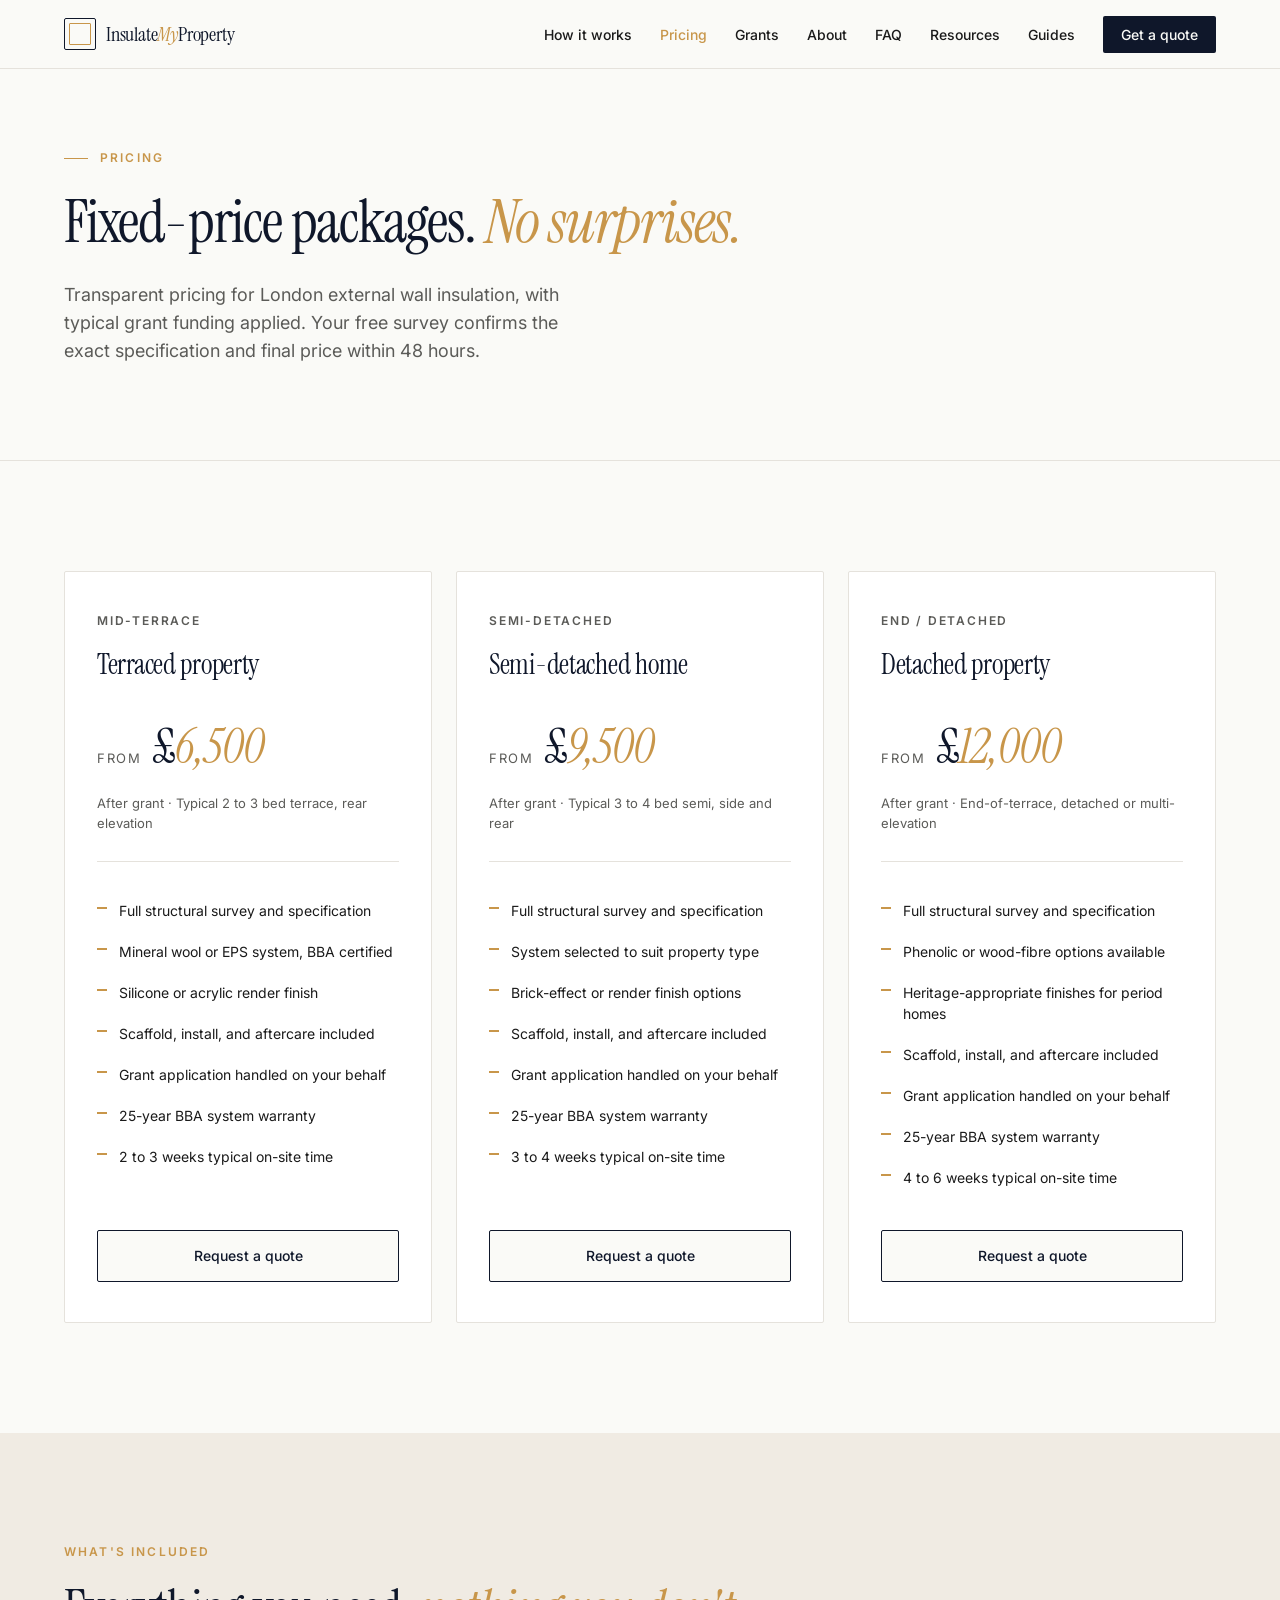
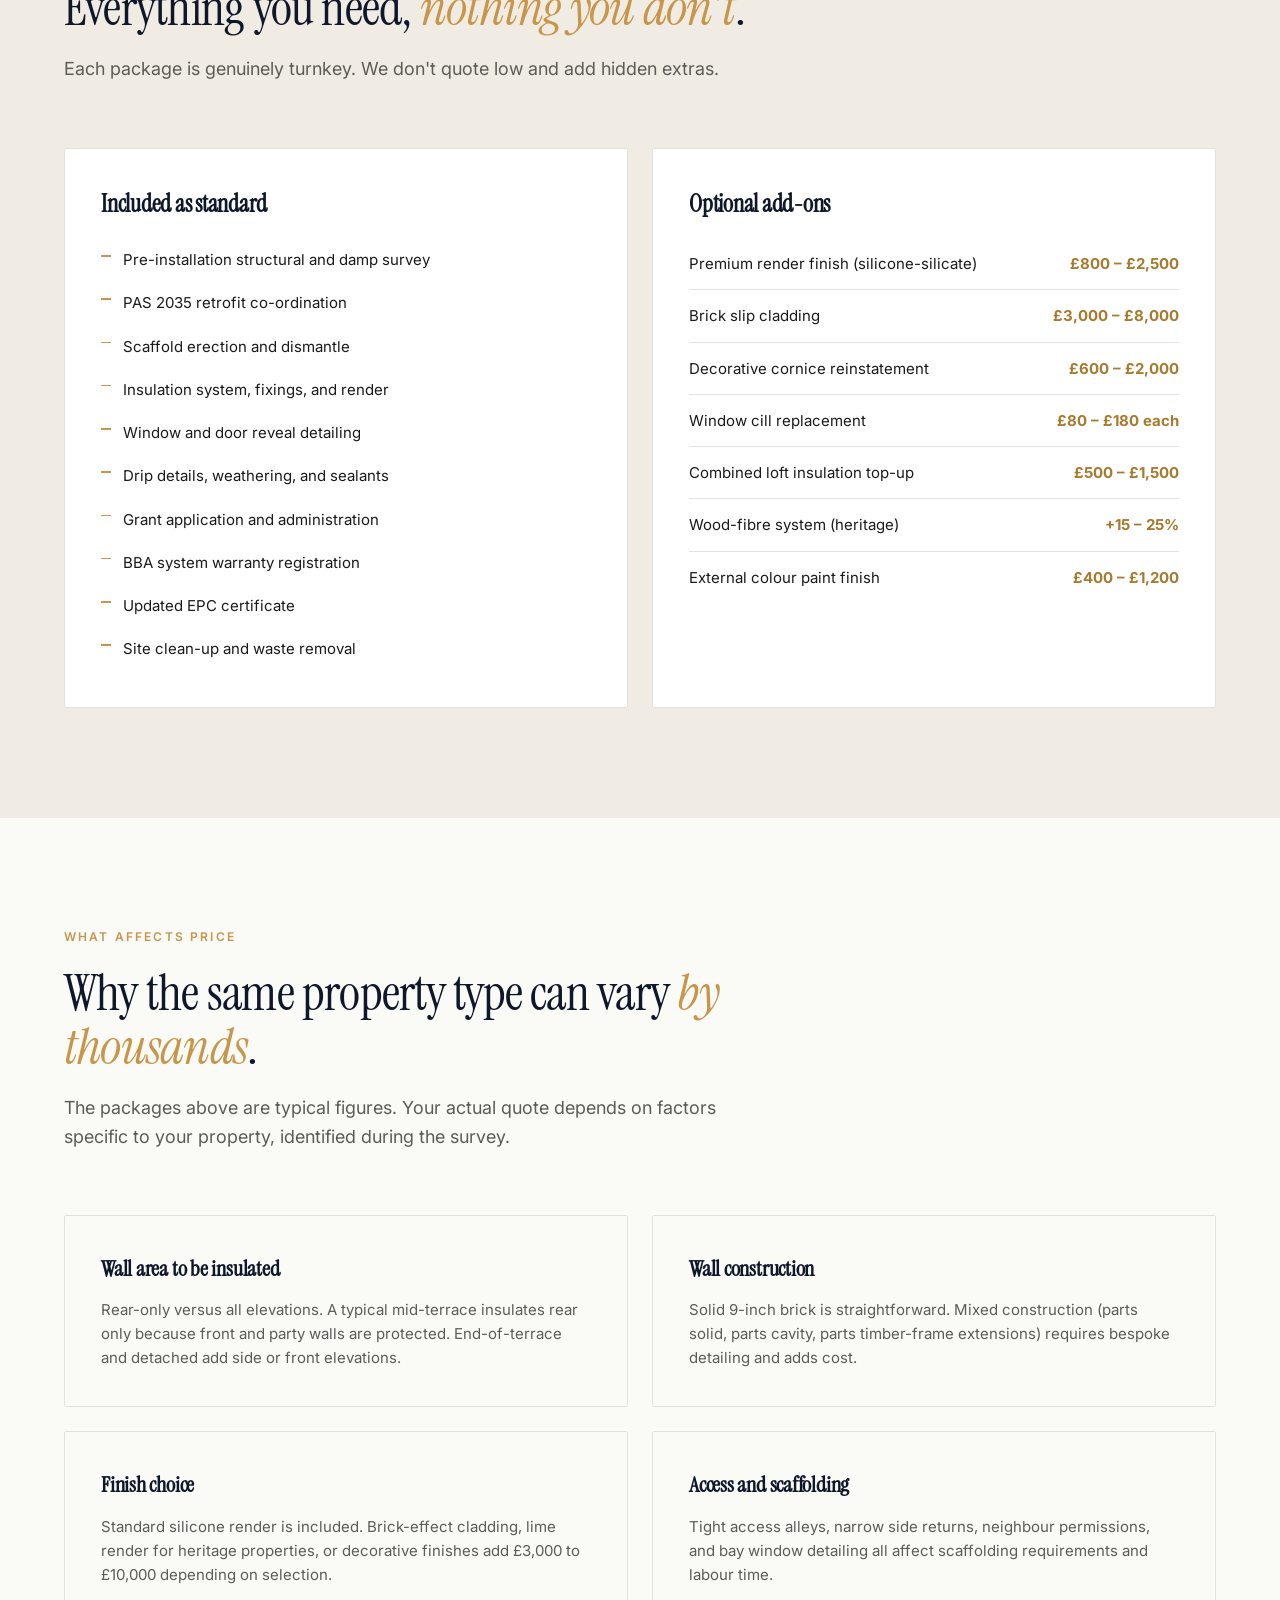
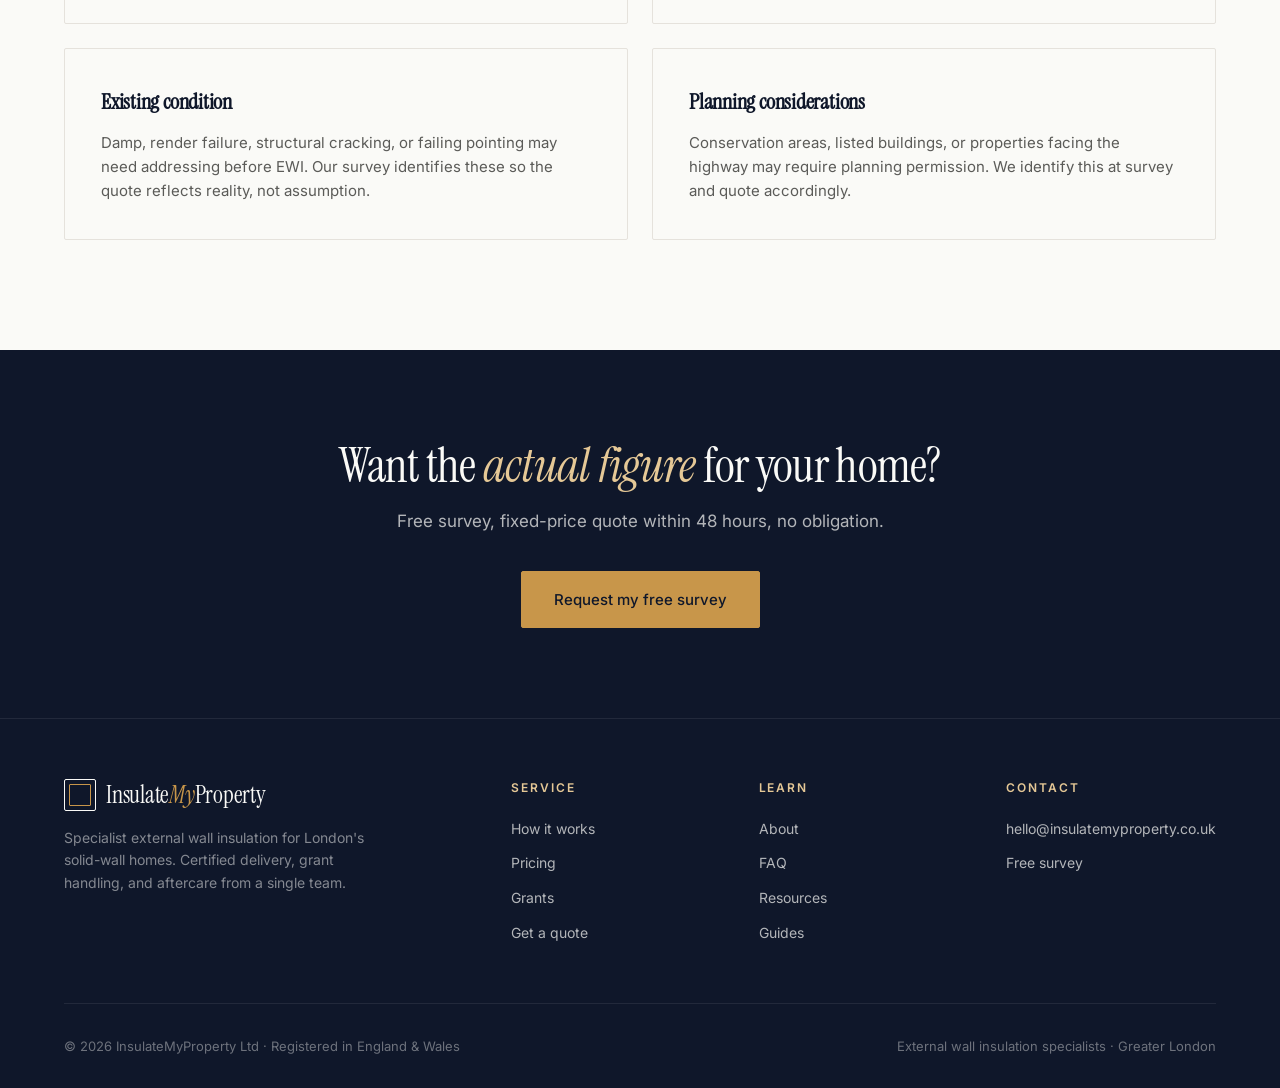
<file: pricing.html>
<!DOCTYPE html>
<html lang="en-GB">
<head>
<meta charset="UTF-8">
<meta name="viewport" content="width=device-width, initial-scale=1.0">
<title>External wall insulation cost — InsulateMyProperty London</title>
<meta name="description" content="Fixed-price external wall insulation packages for London homes. From £6,500 after grant for a typical terraced property. Transparent pricing and detailed breakdown.">
<link rel="preconnect" href="https://fonts.googleapis.com">
<link rel="preconnect" href="https://fonts.gstatic.com" crossorigin>
<link href="https://fonts.googleapis.com/css2?family=Instrument+Serif:ital@0;1&family=Inter:wght@300;400;500;600;700&display=swap" rel="stylesheet">
<link rel="stylesheet" href="styles.css">

<link rel="icon" type="image/svg+xml" href="favicon.svg">
<link rel="icon" type="image/png" sizes="32x32" href="favicon-32.png">
<link rel="apple-touch-icon" sizes="180x180" href="apple-touch-icon.png">
<link rel="manifest" href="site.webmanifest">
<meta name="theme-color" content="#0F172A">

<link rel="canonical" href="https://insulatemyproperty.co.uk/pricing.html">

<meta property="og:type" content="website">
<meta property="og:site_name" content="InsulateMyProperty">
<meta property="og:locale" content="en_GB">
<meta property="og:url" content="https://insulatemyproperty.co.uk/pricing.html">
<meta property="og:title" content="External wall insulation cost — InsulateMyProperty London">
<meta property="og:description" content="Fixed-price external wall insulation packages for London homes. From £6,500 after grant for a typical terraced property. Transparent pricing and detailed breakdown.">
<meta property="og:image" content="https://insulatemyproperty.co.uk/images/og-default.jpg">
<meta property="og:image:width" content="1200">
<meta property="og:image:height" content="630">

<meta name="twitter:card" content="summary_large_image">
<meta name="twitter:title" content="External wall insulation cost — InsulateMyProperty London">
<meta name="twitter:description" content="Fixed-price external wall insulation packages for London homes. From £6,500 after grant for a typical terraced property. Transparent pricing and detailed breakdown.">
<meta name="twitter:image" content="https://insulatemyproperty.co.uk/images/og-default.jpg">

<script type="application/ld+json">
{
  "@context": "https://schema.org",
  "@type": "HomeAndConstructionBusiness",
  "name": "InsulateMyProperty",
  "alternateName": "InsulateMyProperty Ltd",
  "description": "Specialist external wall insulation for London's solid-wall homes. Certified delivery, grant handling, and aftercare from a single team.",
  "url": "https://insulatemyproperty.co.uk",
  "email": "hello@insulatemyproperty.co.uk",
  "logo": "https://insulatemyproperty.co.uk/images/og-default.jpg",
  "image": "https://insulatemyproperty.co.uk/images/og-default.jpg",
  "priceRange": "££",
  "areaServed": {
    "@type": "City",
    "name": "London",
    "containedInPlace": {
      "@type": "Country",
      "name": "United Kingdom"
    }
  },
  "serviceArea": {
    "@type": "GeoCircle",
    "geoMidpoint": {
      "@type": "GeoCoordinates",
      "latitude": 51.5074,
      "longitude": -0.1278
    },
    "geoRadius": "30000"
  },
  "hasOfferCatalog": {
    "@type": "OfferCatalog",
    "name": "External wall insulation services",
    "itemListElement": [
      {"@type": "Offer", "itemOffered": {"@type": "Service", "name": "External wall insulation installation"}},
      {"@type": "Offer", "itemOffered": {"@type": "Service", "name": "ECO4 grant administration"}},
      {"@type": "Offer", "itemOffered": {"@type": "Service", "name": "GBIS grant administration"}},
      {"@type": "Offer", "itemOffered": {"@type": "Service", "name": "Building survey and retrofit co-ordination"}}
    ]
  }
}
</script>

</head>
<body>

<header class="site-header">
  <div class="nav-inner">
    <a href="index.html" class="logo">
      <div class="logo-mark"></div>
      <span class="logo-text">Insulate<em>My</em>Property</span>
    </a>
    <nav class="site-nav">
      <ul>
        <li><a href="how-it-works.html">How it works</a></li>
        <li><a href="pricing.html" class="active">Pricing</a></li>
        <li><a href="grants.html">Grants</a></li>
        <li><a href="about.html">About</a></li>
        <li><a href="faq.html">FAQ</a></li>
        <li><a href="resources.html">Resources</a></li>
        <li><a href="guides/index.html">Guides</a></li>
        <li><a href="quote.html" class="nav-cta">Get a quote</a></li>
      </ul>
    </nav>
  </div>
</header>

<section class="hero hero-inner">
  <div class="container">
    <div class="hero-grid">
      <div>
        <div class="eyebrow">Pricing</div>
        <h1>Fixed-price packages. <em>No surprises.</em></h1>
        <p class="lead">Transparent pricing for London external wall insulation, with typical grant funding applied. Your free survey confirms the exact specification and final price within 48 hours.</p>
      </div>
    </div>
  </div>
</section>

<section>
  <div class="container">
    <div class="packages-grid">
      <div class="package">
        <div class="package-type">Mid-terrace</div>
        <h3>Terraced property</h3>
        <div class="package-price">
          <span class="from">From</span>
          <span class="amount">£<em>6,500</em></span>
        </div>
        <div class="package-after">After grant · Typical 2 to 3 bed terrace, rear elevation</div>
        <ul>
          <li>Full structural survey and specification</li>
          <li>Mineral wool or EPS system, BBA certified</li>
          <li>Silicone or acrylic render finish</li>
          <li>Scaffold, install, and aftercare included</li>
          <li>Grant application handled on your behalf</li>
          <li>25-year BBA system warranty</li>
          <li>2 to 3 weeks typical on-site time</li>
        </ul>
        <a href="quote.html" class="package-cta">Request a quote</a>
      </div>
      <div class="package">
        <div class="package-type">Semi-detached</div>
        <h3>Semi-detached home</h3>
        <div class="package-price">
          <span class="from">From</span>
          <span class="amount">£<em>9,500</em></span>
        </div>
        <div class="package-after">After grant · Typical 3 to 4 bed semi, side and rear</div>
        <ul>
          <li>Full structural survey and specification</li>
          <li>System selected to suit property type</li>
          <li>Brick-effect or render finish options</li>
          <li>Scaffold, install, and aftercare included</li>
          <li>Grant application handled on your behalf</li>
          <li>25-year BBA system warranty</li>
          <li>3 to 4 weeks typical on-site time</li>
        </ul>
        <a href="quote.html" class="package-cta">Request a quote</a>
      </div>
      <div class="package">
        <div class="package-type">End / detached</div>
        <h3>Detached property</h3>
        <div class="package-price">
          <span class="from">From</span>
          <span class="amount">£<em>12,000</em></span>
        </div>
        <div class="package-after">After grant · End-of-terrace, detached or multi-elevation</div>
        <ul>
          <li>Full structural survey and specification</li>
          <li>Phenolic or wood-fibre options available</li>
          <li>Heritage-appropriate finishes for period homes</li>
          <li>Scaffold, install, and aftercare included</li>
          <li>Grant application handled on your behalf</li>
          <li>25-year BBA system warranty</li>
          <li>4 to 6 weeks typical on-site time</li>
        </ul>
        <a href="quote.html" class="package-cta">Request a quote</a>
      </div>
    </div>
  </div>
</section>

<section class="alt-bg">
  <div class="container">
    <div class="section-head">
      <div class="section-eyebrow">What's included</div>
      <h2>Everything you need, <em>nothing you don't</em>.</h2>
      <p>Each package is genuinely turnkey. We don't quote low and add hidden extras.</p>
    </div>
    <div style="display: grid; grid-template-columns: repeat(2, 1fr); gap: 24px;">
      <div class="problem-card">
        <h3 class="serif" style="font-size: 24px; color: var(--slate-deep); margin-bottom: 16px;">Included as standard</h3>
        <ul style="list-style: none;">
          <li style="padding: 10px 0 10px 22px; position: relative; font-size: 15px;"><span style="position: absolute; left: 0; top: 17px; width: 10px; height: 1.5px; background: var(--amber); display: block;"></span>Pre-installation structural and damp survey</li>
          <li style="padding: 10px 0 10px 22px; position: relative; font-size: 15px;"><span style="position: absolute; left: 0; top: 17px; width: 10px; height: 1.5px; background: var(--amber); display: block;"></span>PAS 2035 retrofit co-ordination</li>
          <li style="padding: 10px 0 10px 22px; position: relative; font-size: 15px;"><span style="position: absolute; left: 0; top: 17px; width: 10px; height: 1.5px; background: var(--amber); display: block;"></span>Scaffold erection and dismantle</li>
          <li style="padding: 10px 0 10px 22px; position: relative; font-size: 15px;"><span style="position: absolute; left: 0; top: 17px; width: 10px; height: 1.5px; background: var(--amber); display: block;"></span>Insulation system, fixings, and render</li>
          <li style="padding: 10px 0 10px 22px; position: relative; font-size: 15px;"><span style="position: absolute; left: 0; top: 17px; width: 10px; height: 1.5px; background: var(--amber); display: block;"></span>Window and door reveal detailing</li>
          <li style="padding: 10px 0 10px 22px; position: relative; font-size: 15px;"><span style="position: absolute; left: 0; top: 17px; width: 10px; height: 1.5px; background: var(--amber); display: block;"></span>Drip details, weathering, and sealants</li>
          <li style="padding: 10px 0 10px 22px; position: relative; font-size: 15px;"><span style="position: absolute; left: 0; top: 17px; width: 10px; height: 1.5px; background: var(--amber); display: block;"></span>Grant application and administration</li>
          <li style="padding: 10px 0 10px 22px; position: relative; font-size: 15px;"><span style="position: absolute; left: 0; top: 17px; width: 10px; height: 1.5px; background: var(--amber); display: block;"></span>BBA system warranty registration</li>
          <li style="padding: 10px 0 10px 22px; position: relative; font-size: 15px;"><span style="position: absolute; left: 0; top: 17px; width: 10px; height: 1.5px; background: var(--amber); display: block;"></span>Updated EPC certificate</li>
          <li style="padding: 10px 0 10px 22px; position: relative; font-size: 15px;"><span style="position: absolute; left: 0; top: 17px; width: 10px; height: 1.5px; background: var(--amber); display: block;"></span>Site clean-up and waste removal</li>
        </ul>
      </div>
      <div class="problem-card">
        <h3 class="serif" style="font-size: 24px; color: var(--slate-deep); margin-bottom: 16px;">Optional add-ons</h3>
        <ul style="list-style: none;">
          <li style="padding: 14px 0; border-bottom: 1px solid var(--line); display: flex; justify-content: space-between; gap: 16px; font-size: 15px;"><span>Premium render finish (silicone-silicate)</span><strong style="color: var(--amber-deep);">£800 – £2,500</strong></li>
          <li style="padding: 14px 0; border-bottom: 1px solid var(--line); display: flex; justify-content: space-between; gap: 16px; font-size: 15px;"><span>Brick slip cladding</span><strong style="color: var(--amber-deep);">£3,000 – £8,000</strong></li>
          <li style="padding: 14px 0; border-bottom: 1px solid var(--line); display: flex; justify-content: space-between; gap: 16px; font-size: 15px;"><span>Decorative cornice reinstatement</span><strong style="color: var(--amber-deep);">£600 – £2,000</strong></li>
          <li style="padding: 14px 0; border-bottom: 1px solid var(--line); display: flex; justify-content: space-between; gap: 16px; font-size: 15px;"><span>Window cill replacement</span><strong style="color: var(--amber-deep);">£80 – £180 each</strong></li>
          <li style="padding: 14px 0; border-bottom: 1px solid var(--line); display: flex; justify-content: space-between; gap: 16px; font-size: 15px;"><span>Combined loft insulation top-up</span><strong style="color: var(--amber-deep);">£500 – £1,500</strong></li>
          <li style="padding: 14px 0; border-bottom: 1px solid var(--line); display: flex; justify-content: space-between; gap: 16px; font-size: 15px;"><span>Wood-fibre system (heritage)</span><strong style="color: var(--amber-deep);">+15 – 25%</strong></li>
          <li style="padding: 14px 0; display: flex; justify-content: space-between; gap: 16px; font-size: 15px;"><span>External colour paint finish</span><strong style="color: var(--amber-deep);">£400 – £1,200</strong></li>
        </ul>
      </div>
    </div>
  </div>
</section>

<section>
  <div class="container">
    <div class="section-head">
      <div class="section-eyebrow">What affects price</div>
      <h2>Why the same property type can vary <em>by thousands</em>.</h2>
      <p>The packages above are typical figures. Your actual quote depends on factors specific to your property, identified during the survey.</p>
    </div>
    <div style="display: grid; grid-template-columns: repeat(2, 1fr); gap: 24px;">
      <div class="problem-card">
        <h3 class="serif" style="font-size: 22px; color: var(--slate-deep); margin-bottom: 12px;">Wall area to be insulated</h3>
        <p>Rear-only versus all elevations. A typical mid-terrace insulates rear only because front and party walls are protected. End-of-terrace and detached add side or front elevations.</p>
      </div>
      <div class="problem-card">
        <h3 class="serif" style="font-size: 22px; color: var(--slate-deep); margin-bottom: 12px;">Wall construction</h3>
        <p>Solid 9-inch brick is straightforward. Mixed construction (parts solid, parts cavity, parts timber-frame extensions) requires bespoke detailing and adds cost.</p>
      </div>
      <div class="problem-card">
        <h3 class="serif" style="font-size: 22px; color: var(--slate-deep); margin-bottom: 12px;">Finish choice</h3>
        <p>Standard silicone render is included. Brick-effect cladding, lime render for heritage properties, or decorative finishes add £3,000 to £10,000 depending on selection.</p>
      </div>
      <div class="problem-card">
        <h3 class="serif" style="font-size: 22px; color: var(--slate-deep); margin-bottom: 12px;">Access and scaffolding</h3>
        <p>Tight access alleys, narrow side returns, neighbour permissions, and bay window detailing all affect scaffolding requirements and labour time.</p>
      </div>
      <div class="problem-card">
        <h3 class="serif" style="font-size: 22px; color: var(--slate-deep); margin-bottom: 12px;">Existing condition</h3>
        <p>Damp, render failure, structural cracking, or failing pointing may need addressing before EWI. Our survey identifies these so the quote reflects reality, not assumption.</p>
      </div>
      <div class="problem-card">
        <h3 class="serif" style="font-size: 22px; color: var(--slate-deep); margin-bottom: 12px;">Planning considerations</h3>
        <p>Conservation areas, listed buildings, or properties facing the highway may require planning permission. We identify this at survey and quote accordingly.</p>
      </div>
    </div>
  </div>
</section>

<div class="cta-band">
  <div class="container">
    <h2>Want the <em>actual figure</em> for your home?</h2>
    <p>Free survey, fixed-price quote within 48 hours, no obligation.</p>
    <a href="quote.html" class="btn-primary">Request my free survey</a>
  </div>
</div>

<footer class="site-footer">
  <div class="container">
    <div class="footer-grid">
      <div class="footer-brand">
        <a href="index.html" class="logo">
          <div class="logo-mark"></div>
          <span class="logo-text">Insulate<em>My</em>Property</span>
        </a>
        <p>Specialist external wall insulation for London's solid-wall homes. Certified delivery, grant handling, and aftercare from a single team.</p>
      </div>
      <div class="footer-col">
        <h5>Service</h5>
        <ul>
          <li><a href="how-it-works.html">How it works</a></li>
          <li><a href="pricing.html">Pricing</a></li>
          <li><a href="grants.html">Grants</a></li>
          <li><a href="quote.html">Get a quote</a></li>
        </ul>
      </div>
      <div class="footer-col">
        <h5>Learn</h5>
        <ul>
          <li><a href="about.html">About</a></li>
          <li><a href="faq.html">FAQ</a></li>
          <li><a href="resources.html">Resources</a></li>
          <li><a href="guides/index.html">Guides</a></li>
        </ul>
      </div>
      <div class="footer-col">
        <h5>Contact</h5>
        <ul>
          <li><a href="mailto:hello@insulatemyproperty.co.uk">hello@insulatemyproperty.co.uk</a></li>
          <li><a href="quote.html">Free survey</a></li>
        </ul>
      </div>
    </div>
    <div class="footer-base">
      <div>© 2026 InsulateMyProperty Ltd · Registered in England &amp; Wales</div>
      <div>External wall insulation specialists · Greater London</div>
    </div>
  </div>
</footer>

</body>
</html>
</file>
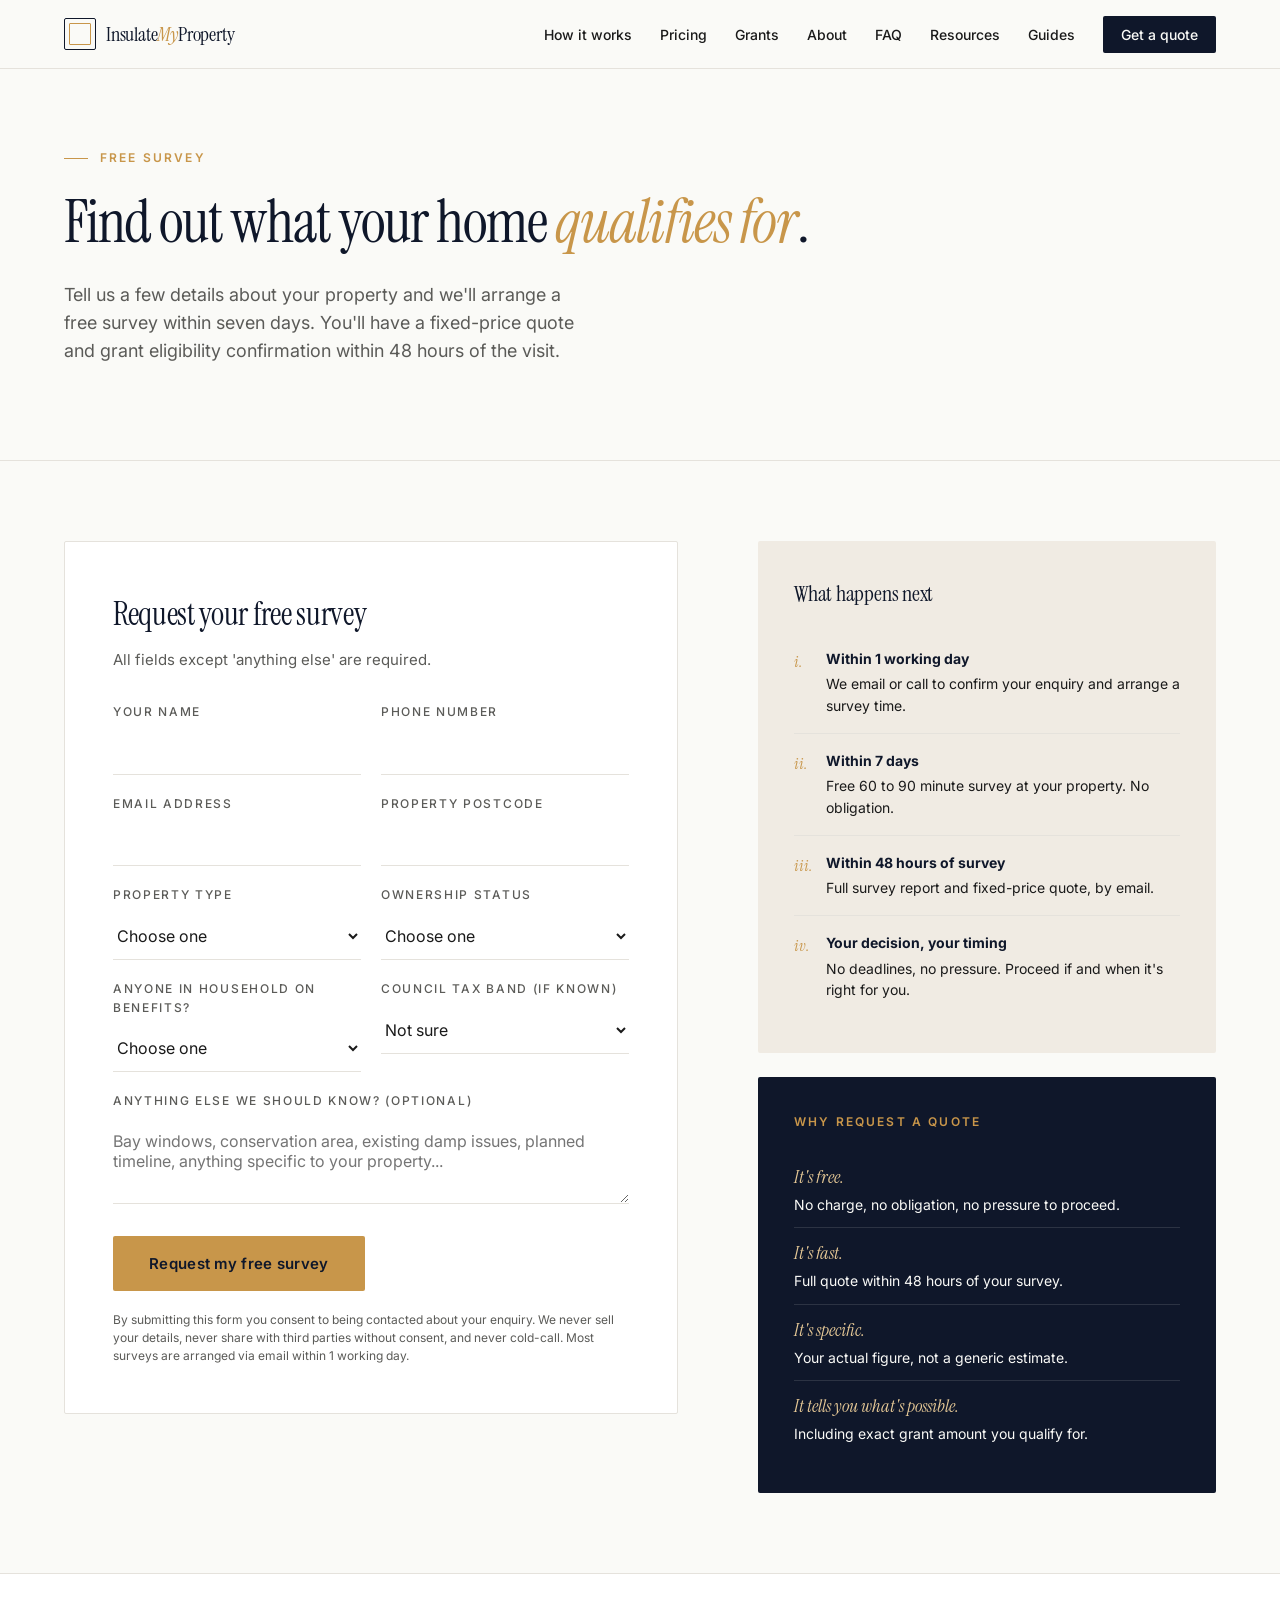
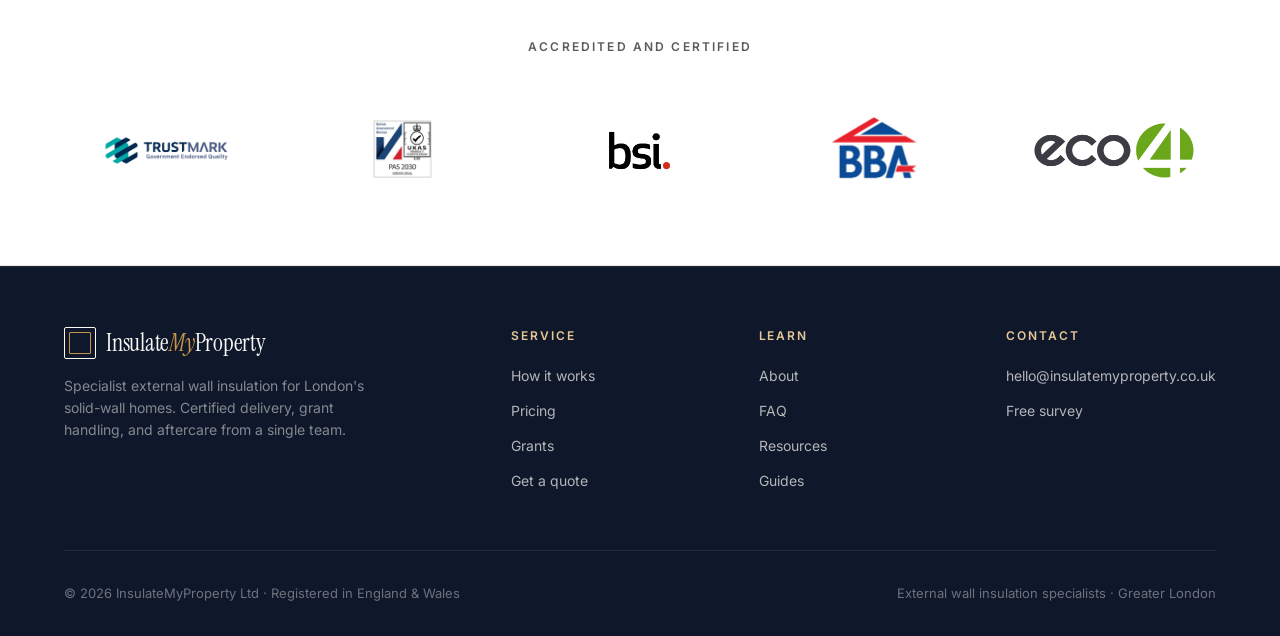
<file: quote.html>
<!DOCTYPE html>
<html lang="en-GB">
<head>
<meta charset="UTF-8">
<meta name="viewport" content="width=device-width, initial-scale=1.0">
<title>Request a free survey — InsulateMyProperty</title>
<meta name="description" content="Request a free external wall insulation survey for your London home. Fixed-price quote within 48 hours, no obligation, no pressure tactics.">
<link rel="preconnect" href="https://fonts.googleapis.com">
<link rel="preconnect" href="https://fonts.gstatic.com" crossorigin>
<link href="https://fonts.googleapis.com/css2?family=Instrument+Serif:ital@0;1&family=Inter:wght@300;400;500;600;700&display=swap" rel="stylesheet">
<link rel="stylesheet" href="styles.css">

<link rel="icon" type="image/svg+xml" href="favicon.svg">
<link rel="icon" type="image/png" sizes="32x32" href="favicon-32.png">
<link rel="apple-touch-icon" sizes="180x180" href="apple-touch-icon.png">
<link rel="manifest" href="site.webmanifest">
<meta name="theme-color" content="#0F172A">

<link rel="canonical" href="https://insulatemyproperty.co.uk/quote.html">

<meta property="og:type" content="website">
<meta property="og:site_name" content="InsulateMyProperty">
<meta property="og:locale" content="en_GB">
<meta property="og:url" content="https://insulatemyproperty.co.uk/quote.html">
<meta property="og:title" content="Request a free survey — InsulateMyProperty">
<meta property="og:description" content="Request a free external wall insulation survey for your London home. Fixed-price quote within 48 hours, no obligation, no pressure tactics.">
<meta property="og:image" content="https://insulatemyproperty.co.uk/images/og-default.jpg">
<meta property="og:image:width" content="1200">
<meta property="og:image:height" content="630">

<meta name="twitter:card" content="summary_large_image">
<meta name="twitter:title" content="Request a free survey — InsulateMyProperty">
<meta name="twitter:description" content="Request a free external wall insulation survey for your London home. Fixed-price quote within 48 hours, no obligation, no pressure tactics.">
<meta name="twitter:image" content="https://insulatemyproperty.co.uk/images/og-default.jpg">

<script type="application/ld+json">
{
  "@context": "https://schema.org",
  "@type": "HomeAndConstructionBusiness",
  "name": "InsulateMyProperty",
  "alternateName": "InsulateMyProperty Ltd",
  "description": "Specialist external wall insulation for London's solid-wall homes. Certified delivery, grant handling, and aftercare from a single team.",
  "url": "https://insulatemyproperty.co.uk",
  "email": "hello@insulatemyproperty.co.uk",
  "logo": "https://insulatemyproperty.co.uk/images/og-default.jpg",
  "image": "https://insulatemyproperty.co.uk/images/og-default.jpg",
  "priceRange": "££",
  "areaServed": {
    "@type": "City",
    "name": "London",
    "containedInPlace": {
      "@type": "Country",
      "name": "United Kingdom"
    }
  },
  "serviceArea": {
    "@type": "GeoCircle",
    "geoMidpoint": {
      "@type": "GeoCoordinates",
      "latitude": 51.5074,
      "longitude": -0.1278
    },
    "geoRadius": "30000"
  },
  "hasOfferCatalog": {
    "@type": "OfferCatalog",
    "name": "External wall insulation services",
    "itemListElement": [
      {"@type": "Offer", "itemOffered": {"@type": "Service", "name": "External wall insulation installation"}},
      {"@type": "Offer", "itemOffered": {"@type": "Service", "name": "ECO4 grant administration"}},
      {"@type": "Offer", "itemOffered": {"@type": "Service", "name": "GBIS grant administration"}},
      {"@type": "Offer", "itemOffered": {"@type": "Service", "name": "Building survey and retrofit co-ordination"}}
    ]
  }
}
</script>

</head>
<body>

<header class="site-header">
  <div class="nav-inner">
    <a href="index.html" class="logo">
      <div class="logo-mark"></div>
      <span class="logo-text">Insulate<em>My</em>Property</span>
    </a>
    <nav class="site-nav">
      <ul>
        <li><a href="how-it-works.html">How it works</a></li>
        <li><a href="pricing.html">Pricing</a></li>
        <li><a href="grants.html">Grants</a></li>
        <li><a href="about.html">About</a></li>
        <li><a href="faq.html">FAQ</a></li>
        <li><a href="resources.html">Resources</a></li>
        <li><a href="guides/index.html">Guides</a></li>
        <li><a href="quote.html" class="nav-cta active">Get a quote</a></li>
      </ul>
    </nav>
  </div>
</header>

<section class="hero hero-inner">
  <div class="container">
    <div class="hero-grid">
      <div>
        <div class="eyebrow">Free survey</div>
        <h1>Find out what your home <em>qualifies for</em>.</h1>
        <p class="lead">Tell us a few details about your property and we'll arrange a free survey within seven days. You'll have a fixed-price quote and grant eligibility confirmation within 48 hours of the visit.</p>
      </div>
    </div>
  </div>
</section>

<section style="padding: 80px 0;">
  <div class="container">
    <div style="display: grid; grid-template-columns: 1.3fr 1fr; gap: 80px; align-items: start;">
      <form class="quote-form light" action="https://formspree.io/f/mdardwjd" method="POST">
        <div style="margin-bottom: 32px;">
          <h2 class="serif" style="font-size: 32px; color: var(--slate-deep); font-weight: 400; margin-bottom: 8px;">Request your free survey</h2>
          <p style="font-size: 15px; color: var(--text-mute);">All fields except 'anything else' are required.</p>
        </div>

        <div class="form-row">
          <div class="form-field">
            <label for="name">Your name</label>
            <input type="text" id="name" name="name" required>
          </div>
          <div class="form-field">
            <label for="phone">Phone number</label>
            <input type="tel" id="phone" name="phone" required>
          </div>
        </div>

        <div class="form-row">
          <div class="form-field">
            <label for="email">Email address</label>
            <input type="email" id="email" name="email" required>
          </div>
          <div class="form-field">
            <label for="postcode">Property postcode</label>
            <input type="text" id="postcode" name="postcode" required maxlength="8" style="text-transform: uppercase;">
          </div>
        </div>

        <div class="form-row">
          <div class="form-field">
            <label for="property-type">Property type</label>
            <select id="property-type" name="property-type" required>
              <option value="">Choose one</option>
              <option value="mid-terrace">Mid-terraced</option>
              <option value="end-terrace">End-of-terraced</option>
              <option value="semi-detached">Semi-detached</option>
              <option value="detached">Detached</option>
              <option value="maisonette">Maisonette / flat</option>
              <option value="other">Other / not sure</option>
            </select>
          </div>
          <div class="form-field">
            <label for="ownership">Ownership status</label>
            <select id="ownership" name="ownership" required>
              <option value="">Choose one</option>
              <option value="owner-occupier">Owner-occupier</option>
              <option value="freeholder">Freeholder (with tenants)</option>
              <option value="leaseholder">Leaseholder</option>
              <option value="landlord">Private landlord</option>
              <option value="tenant">Private tenant</option>
            </select>
          </div>
        </div>

        <div class="form-row">
          <div class="form-field">
            <label for="benefits">Anyone in household on benefits?</label>
            <select id="benefits" name="benefits" required>
              <option value="">Choose one</option>
              <option value="yes">Yes</option>
              <option value="no">No</option>
              <option value="prefer-not">Prefer not to say</option>
            </select>
          </div>
          <div class="form-field">
            <label for="ctax">Council Tax band (if known)</label>
            <select id="ctax" name="council-tax-band">
              <option value="">Not sure</option>
              <option value="A">A</option>
              <option value="B">B</option>
              <option value="C">C</option>
              <option value="D">D</option>
              <option value="E">E</option>
              <option value="F">F</option>
              <option value="G">G</option>
              <option value="H">H</option>
            </select>
          </div>
        </div>

        <div class="form-field form-full" style="margin-bottom: 20px;">
          <label for="message">Anything else we should know? (optional)</label>
          <textarea id="message" name="message" rows="3" placeholder="Bay windows, conservation area, existing damp issues, planned timeline, anything specific to your property..."></textarea>
        </div>

        <button type="submit" class="form-submit">Request my free survey</button>

        <p class="form-note">
          By submitting this form you consent to being contacted about your enquiry. We never sell your details, never share with third parties without consent, and never cold-call. Most surveys are arranged via email within 1 working day.
        </p>
      </form>

      <aside>
        <div style="background: var(--bg-warm); padding: 36px; border-radius: 2px; margin-bottom: 24px;">
          <h3 class="serif" style="font-size: 22px; color: var(--slate-deep); font-weight: 400; margin-bottom: 20px;">What happens next</h3>
          <ol style="counter-reset: step; list-style: none; margin: 0;">
            <li style="counter-increment: step; padding: 16px 0 16px 32px; position: relative; border-bottom: 1px solid var(--line); font-size: 14px;">
              <span style="position: absolute; left: 0; top: 18px; font-family: 'Instrument Serif', serif; font-style: italic; color: var(--amber); font-size: 16px; font-weight: 400;" class="step-num">i.</span>
              <strong style="color: var(--slate-deep); display: block; margin-bottom: 4px;">Within 1 working day</strong>
              We email or call to confirm your enquiry and arrange a survey time.
            </li>
            <li style="counter-increment: step; padding: 16px 0 16px 32px; position: relative; border-bottom: 1px solid var(--line); font-size: 14px;">
              <span style="position: absolute; left: 0; top: 18px; font-family: 'Instrument Serif', serif; font-style: italic; color: var(--amber); font-size: 16px; font-weight: 400;">ii.</span>
              <strong style="color: var(--slate-deep); display: block; margin-bottom: 4px;">Within 7 days</strong>
              Free 60 to 90 minute survey at your property. No obligation.
            </li>
            <li style="counter-increment: step; padding: 16px 0 16px 32px; position: relative; border-bottom: 1px solid var(--line); font-size: 14px;">
              <span style="position: absolute; left: 0; top: 18px; font-family: 'Instrument Serif', serif; font-style: italic; color: var(--amber); font-size: 16px; font-weight: 400;">iii.</span>
              <strong style="color: var(--slate-deep); display: block; margin-bottom: 4px;">Within 48 hours of survey</strong>
              Full survey report and fixed-price quote, by email.
            </li>
            <li style="counter-increment: step; padding: 16px 0 16px 32px; position: relative; font-size: 14px;">
              <span style="position: absolute; left: 0; top: 18px; font-family: 'Instrument Serif', serif; font-style: italic; color: var(--amber); font-size: 16px; font-weight: 400;">iv.</span>
              <strong style="color: var(--slate-deep); display: block; margin-bottom: 4px;">Your decision, your timing</strong>
              No deadlines, no pressure. Proceed if and when it's right for you.
            </li>
          </ol>
        </div>

        <div style="background: var(--slate-deep); color: var(--bg); padding: 36px; border-radius: 2px;">
          <h3 style="font-size: 12px; letter-spacing: 0.18em; text-transform: uppercase; color: var(--amber); font-weight: 600; margin-bottom: 20px;">Why request a quote</h3>
          <ul style="list-style: none; margin: 0;">
            <li style="padding: 12px 0; border-bottom: 1px solid rgba(250, 250, 247, 0.12); font-size: 14px;">
              <strong style="font-family: 'Instrument Serif', serif; font-style: italic; color: var(--amber-soft); display: block; margin-bottom: 2px; font-size: 18px; font-weight: 400;">It's free.</strong>
              No charge, no obligation, no pressure to proceed.
            </li>
            <li style="padding: 12px 0; border-bottom: 1px solid rgba(250, 250, 247, 0.12); font-size: 14px;">
              <strong style="font-family: 'Instrument Serif', serif; font-style: italic; color: var(--amber-soft); display: block; margin-bottom: 2px; font-size: 18px; font-weight: 400;">It's fast.</strong>
              Full quote within 48 hours of your survey.
            </li>
            <li style="padding: 12px 0; border-bottom: 1px solid rgba(250, 250, 247, 0.12); font-size: 14px;">
              <strong style="font-family: 'Instrument Serif', serif; font-style: italic; color: var(--amber-soft); display: block; margin-bottom: 2px; font-size: 18px; font-weight: 400;">It's specific.</strong>
              Your actual figure, not a generic estimate.
            </li>
            <li style="padding: 12px 0; font-size: 14px;">
              <strong style="font-family: 'Instrument Serif', serif; font-style: italic; color: var(--amber-soft); display: block; margin-bottom: 2px; font-size: 18px; font-weight: 400;">It tells you what's possible.</strong>
              Including exact grant amount you qualify for.
            </li>
          </ul>
        </div>
      </aside>
    </div>
  </div>
</section>

<div class="trust-strip">
  <div class="container">
    <div class="trust-strip-label">Accredited and certified</div>
    <div class="trust-grid">
      <div class="trust-item"><img src="images/trustmark.png" alt="TrustMark — Government Endorsed Quality" class="trust-logo trust-logo--trustmark"></div>
      <div class="trust-item"><img src="images/pas2030.png" alt="PAS 2030 certified installer standard" class="trust-logo trust-logo--pas2030"></div>
      <div class="trust-item"><img src="images/pas2035-bsi.png" alt="BSI — PAS 2035 retrofit standard" class="trust-logo trust-logo--bsi"></div>
      <div class="trust-item"><img src="images/bba.png" alt="BBA certified insulation systems" class="trust-logo trust-logo--bba"></div>
      <div class="trust-item"><img src="images/eco4.png" alt="ECO4 grant scheme" class="trust-logo trust-logo--eco4"></div>
    </div>
  </div>
</div>

<footer class="site-footer">
  <div class="container">
    <div class="footer-grid">
      <div class="footer-brand">
        <a href="index.html" class="logo">
          <div class="logo-mark"></div>
          <span class="logo-text">Insulate<em>My</em>Property</span>
        </a>
        <p>Specialist external wall insulation for London's solid-wall homes. Certified delivery, grant handling, and aftercare from a single team.</p>
      </div>
      <div class="footer-col">
        <h5>Service</h5>
        <ul>
          <li><a href="how-it-works.html">How it works</a></li>
          <li><a href="pricing.html">Pricing</a></li>
          <li><a href="grants.html">Grants</a></li>
          <li><a href="quote.html">Get a quote</a></li>
        </ul>
      </div>
      <div class="footer-col">
        <h5>Learn</h5>
        <ul>
          <li><a href="about.html">About</a></li>
          <li><a href="faq.html">FAQ</a></li>
          <li><a href="resources.html">Resources</a></li>
          <li><a href="guides/index.html">Guides</a></li>
        </ul>
      </div>
      <div class="footer-col">
        <h5>Contact</h5>
        <ul>
          <li><a href="mailto:hello@insulatemyproperty.co.uk">hello@insulatemyproperty.co.uk</a></li>
          <li><a href="quote.html">Free survey</a></li>
        </ul>
      </div>
    </div>
    <div class="footer-base">
      <div>© 2026 InsulateMyProperty Ltd · Registered in England &amp; Wales</div>
      <div>External wall insulation specialists · Greater London</div>
    </div>
  </div>
</footer>

<script>
// Pre-fill postcode from URL parameter if present
const urlParams = new URLSearchParams(window.location.search);
const postcode = urlParams.get('postcode');
if (postcode) {
  document.getElementById('postcode').value = postcode.toUpperCase();
}
</script>

</body>
</html>
</file>
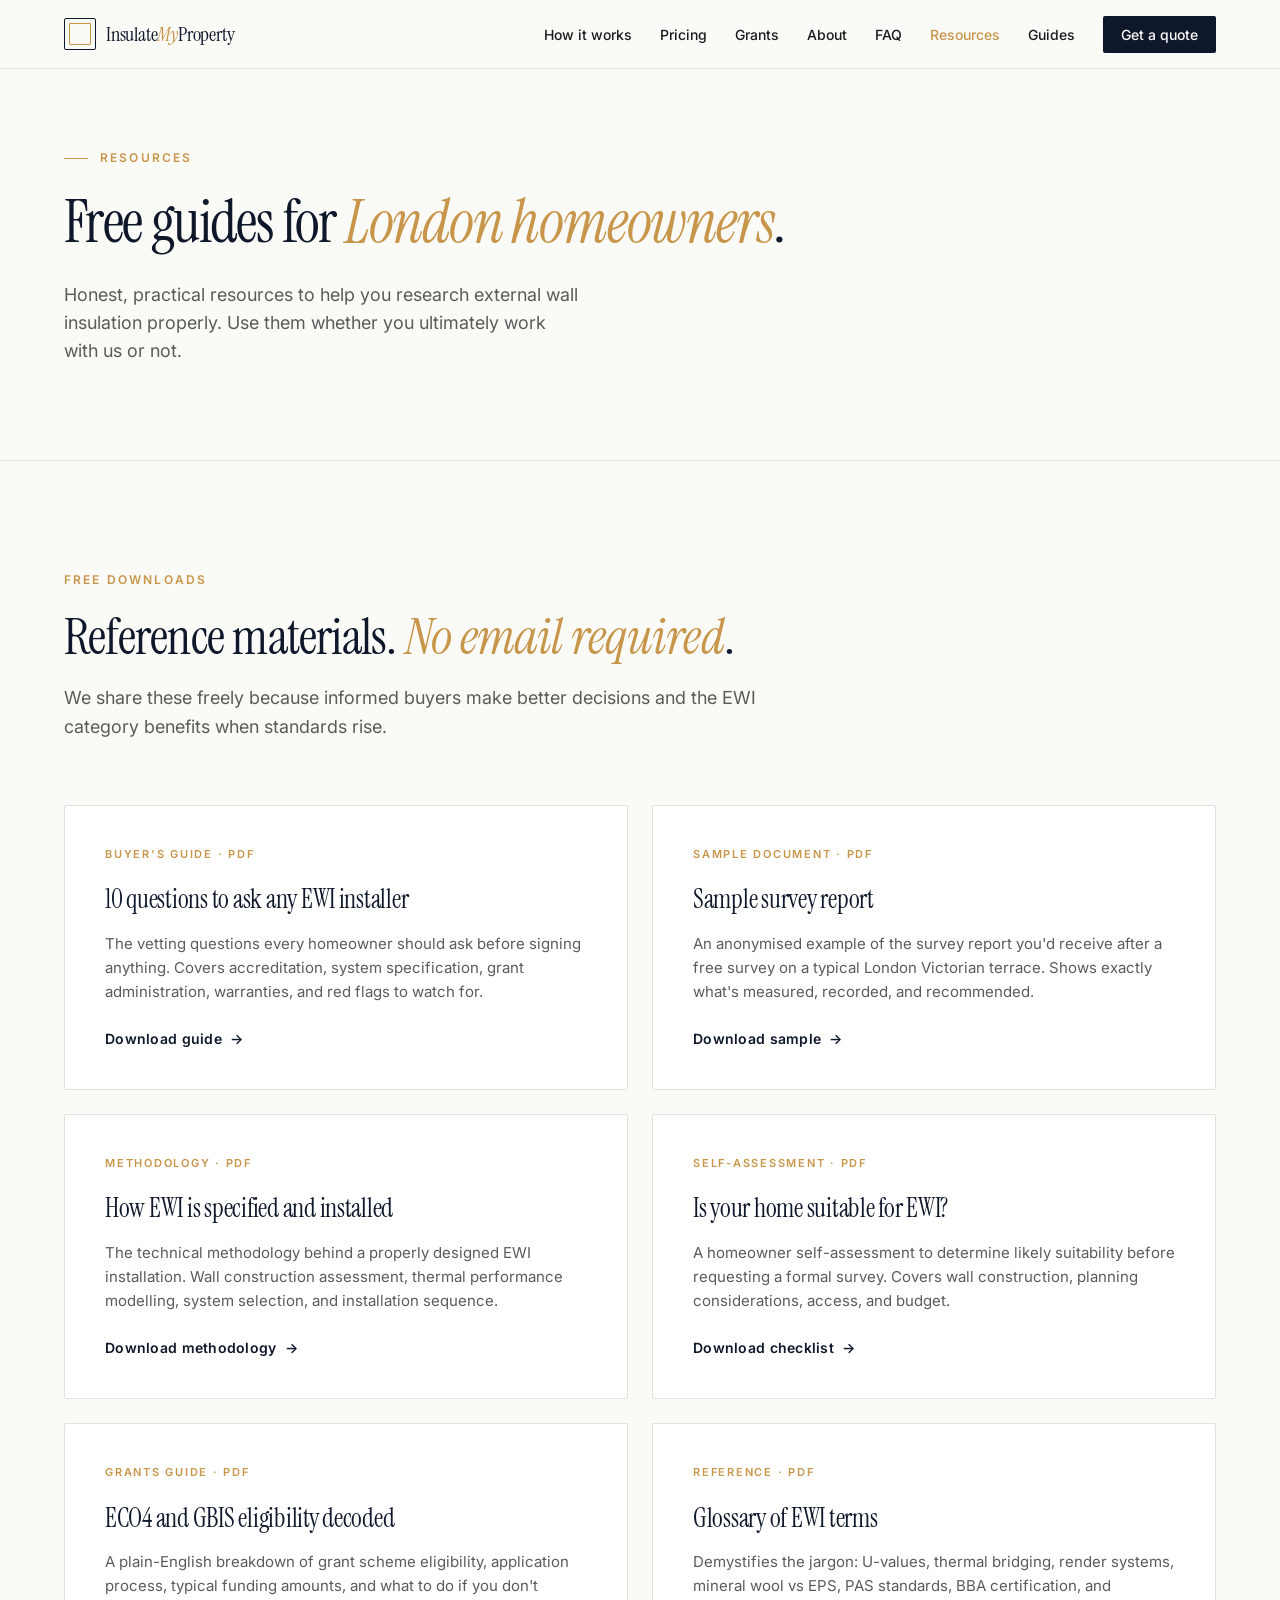
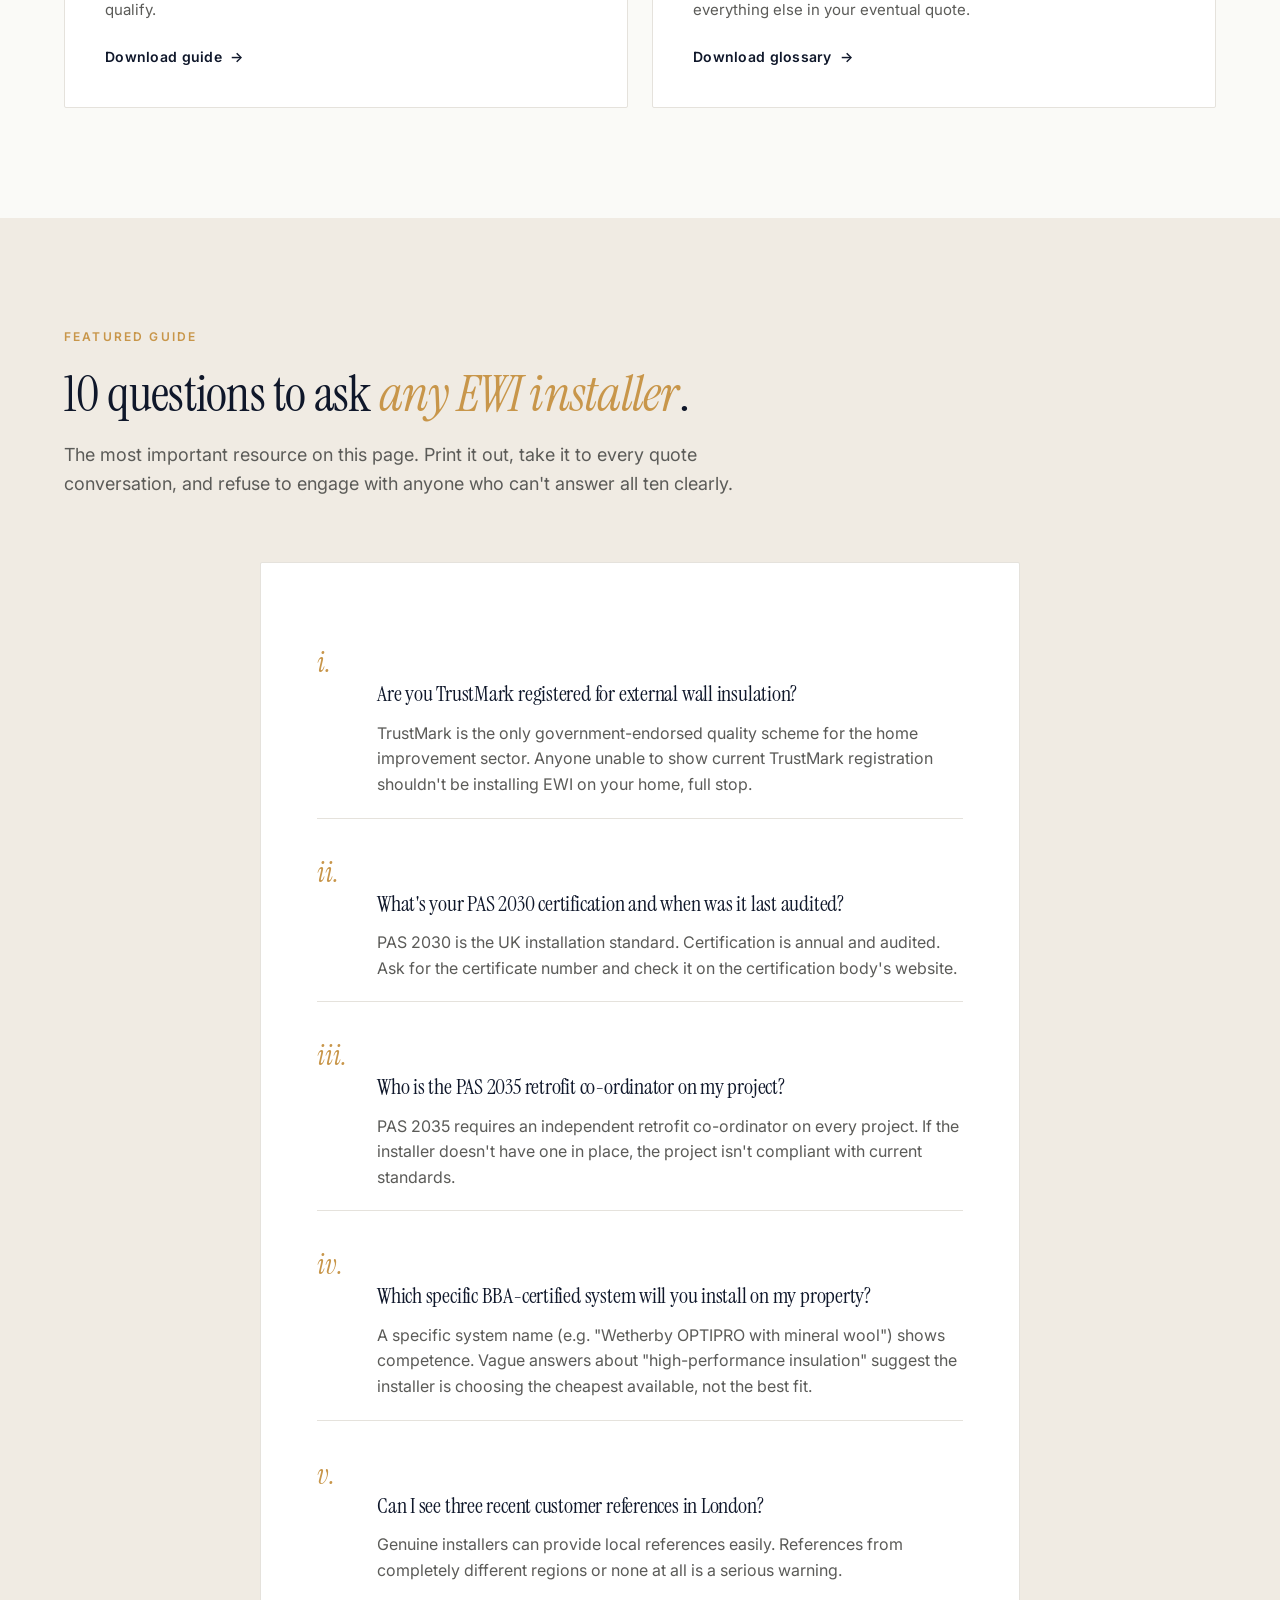
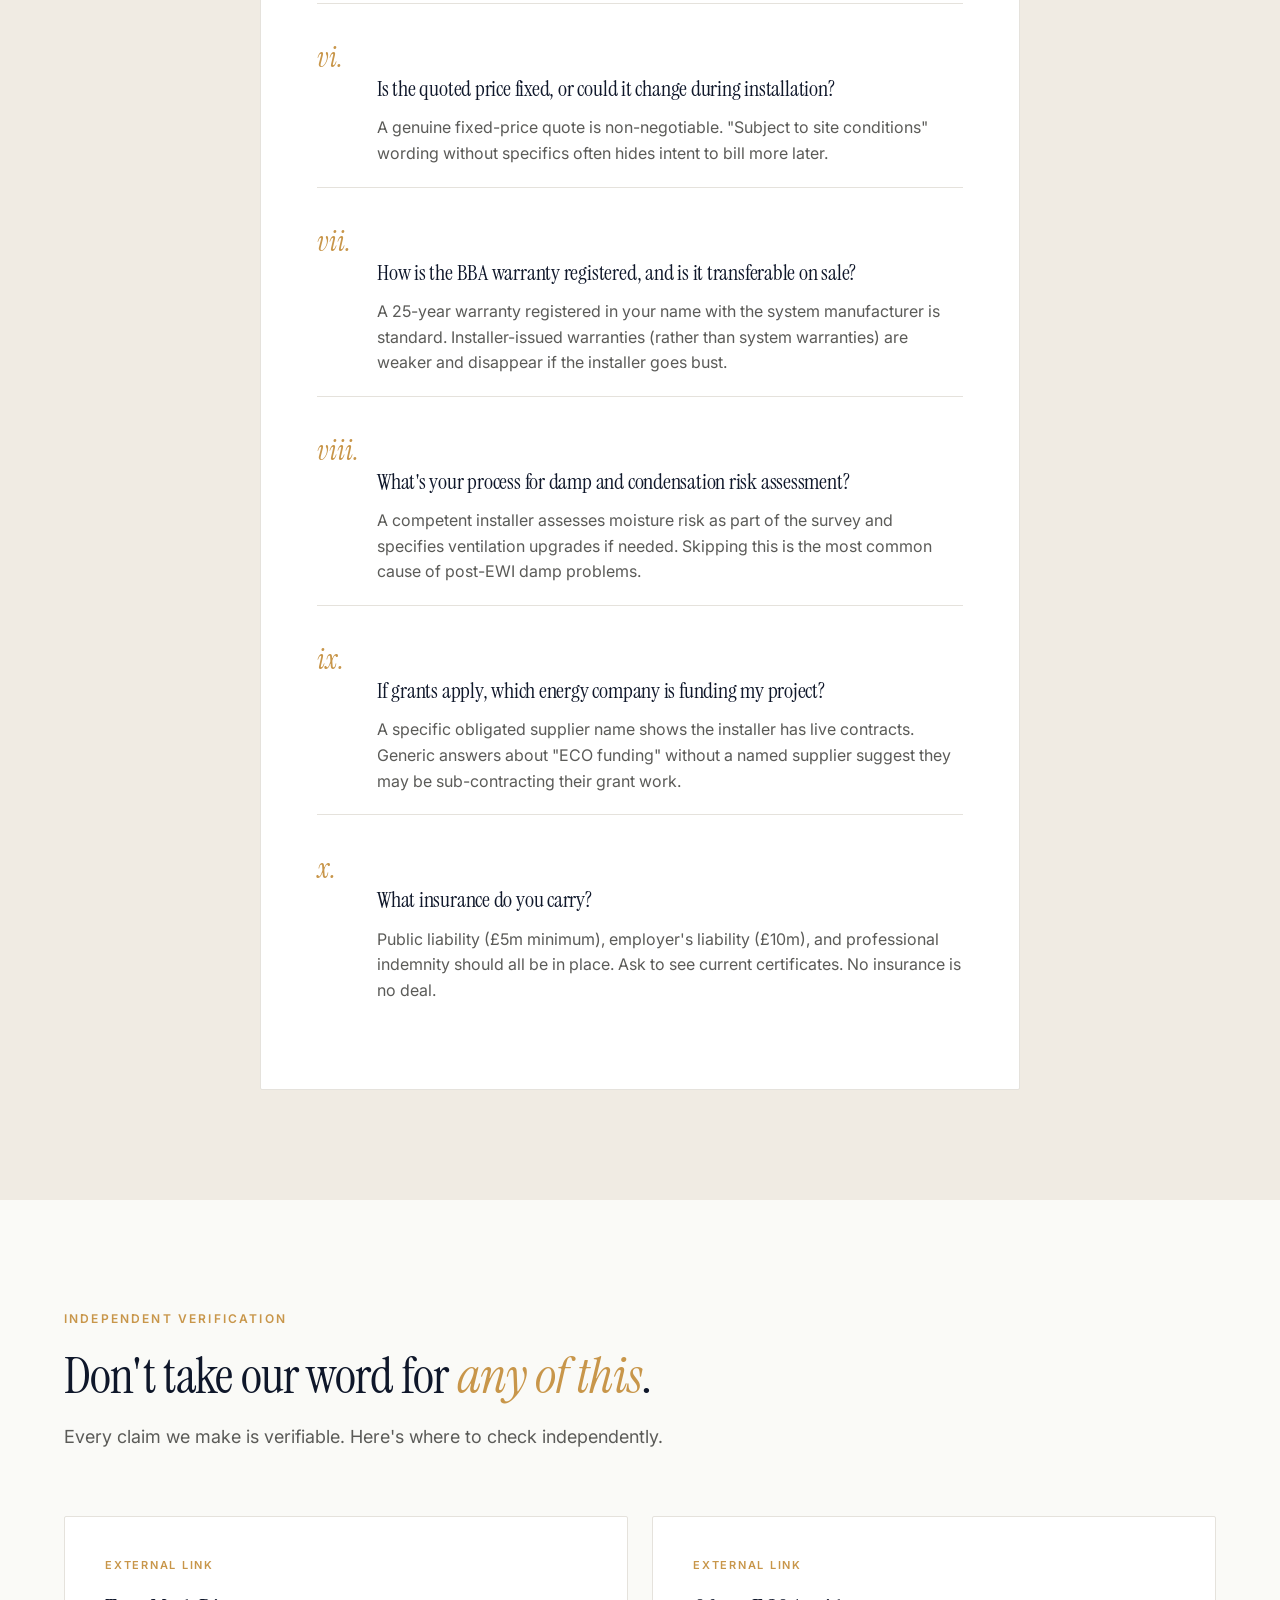
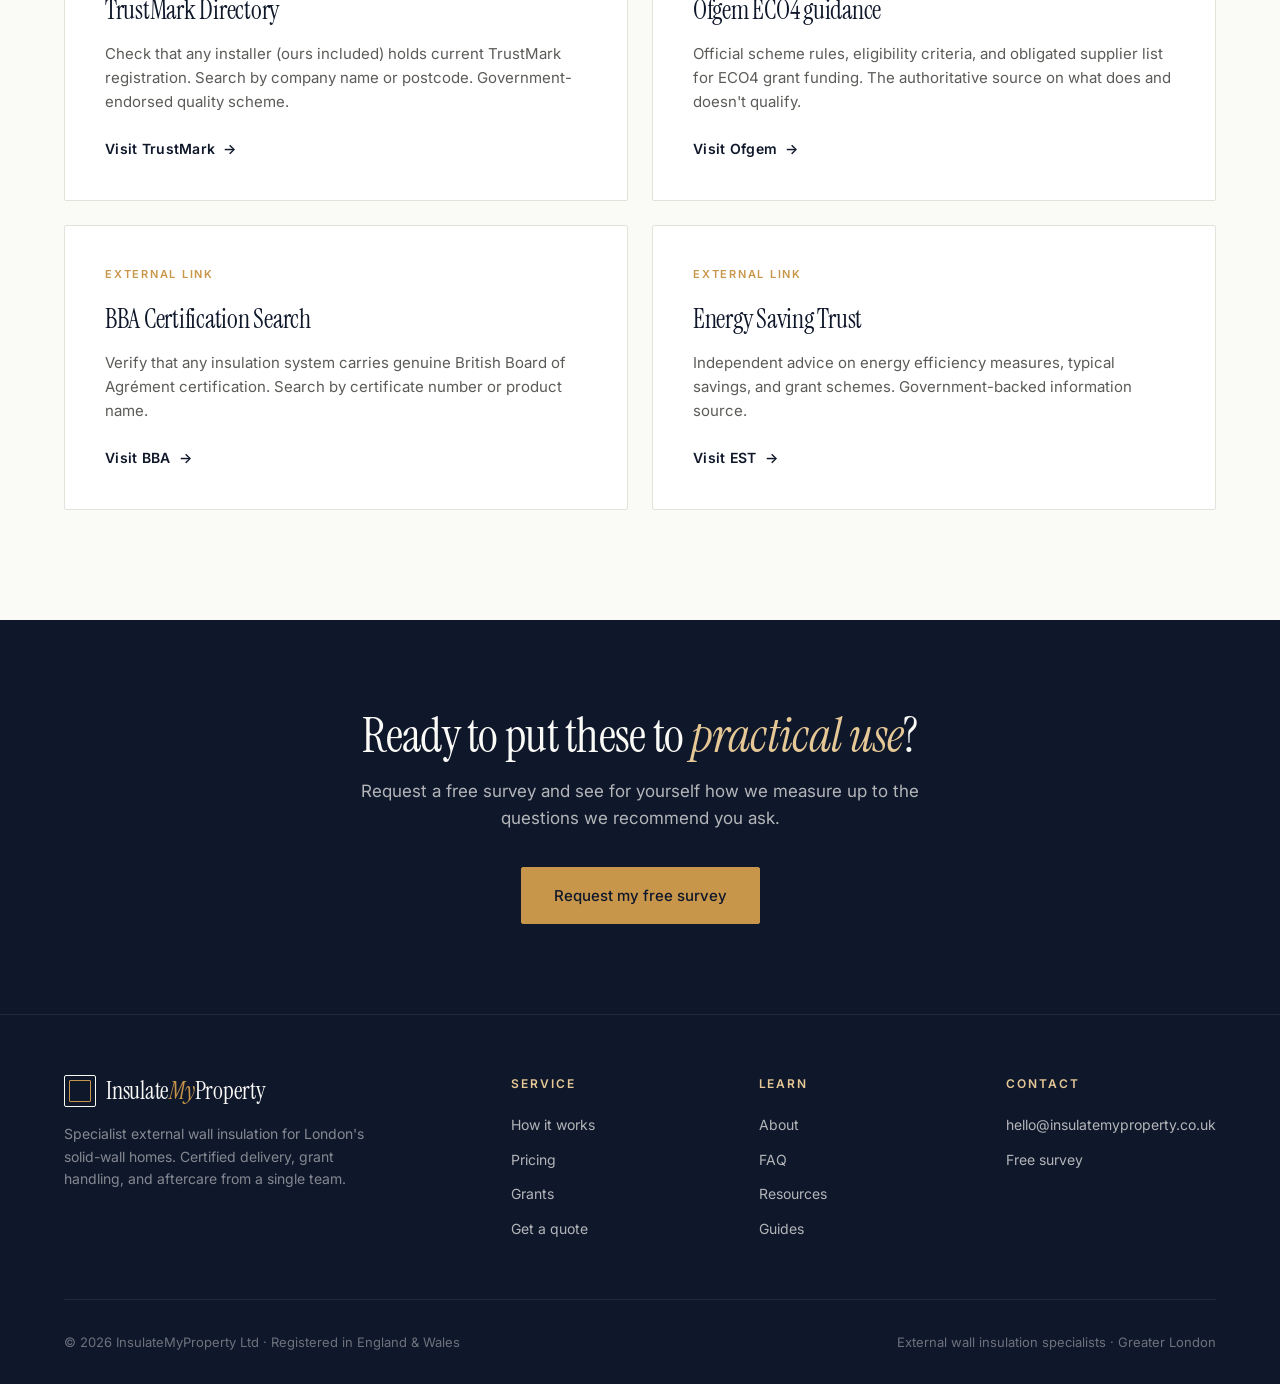
<file: resources.html>
<!DOCTYPE html>
<html lang="en-GB">
<head>
<meta charset="UTF-8">
<meta name="viewport" content="width=device-width, initial-scale=1.0">
<title>Resources and free guides — InsulateMyProperty</title>
<meta name="description" content="Free guides for London homeowners considering external wall insulation. Sample survey report, methodology guide, questions to ask any installer.">
<link rel="preconnect" href="https://fonts.googleapis.com">
<link rel="preconnect" href="https://fonts.gstatic.com" crossorigin>
<link href="https://fonts.googleapis.com/css2?family=Instrument+Serif:ital@0;1&family=Inter:wght@300;400;500;600;700&display=swap" rel="stylesheet">
<link rel="stylesheet" href="styles.css">

<link rel="icon" type="image/svg+xml" href="favicon.svg">
<link rel="icon" type="image/png" sizes="32x32" href="favicon-32.png">
<link rel="apple-touch-icon" sizes="180x180" href="apple-touch-icon.png">
<link rel="manifest" href="site.webmanifest">
<meta name="theme-color" content="#0F172A">

<link rel="canonical" href="https://insulatemyproperty.co.uk/resources.html">

<meta property="og:type" content="website">
<meta property="og:site_name" content="InsulateMyProperty">
<meta property="og:locale" content="en_GB">
<meta property="og:url" content="https://insulatemyproperty.co.uk/resources.html">
<meta property="og:title" content="Resources and free guides — InsulateMyProperty">
<meta property="og:description" content="Free guides for London homeowners considering external wall insulation. Sample survey report, methodology guide, questions to ask any installer.">
<meta property="og:image" content="https://insulatemyproperty.co.uk/images/og-default.jpg">
<meta property="og:image:width" content="1200">
<meta property="og:image:height" content="630">

<meta name="twitter:card" content="summary_large_image">
<meta name="twitter:title" content="Resources and free guides — InsulateMyProperty">
<meta name="twitter:description" content="Free guides for London homeowners considering external wall insulation. Sample survey report, methodology guide, questions to ask any installer.">
<meta name="twitter:image" content="https://insulatemyproperty.co.uk/images/og-default.jpg">

<script type="application/ld+json">
{
  "@context": "https://schema.org",
  "@type": "HomeAndConstructionBusiness",
  "name": "InsulateMyProperty",
  "alternateName": "InsulateMyProperty Ltd",
  "description": "Specialist external wall insulation for London's solid-wall homes. Certified delivery, grant handling, and aftercare from a single team.",
  "url": "https://insulatemyproperty.co.uk",
  "email": "hello@insulatemyproperty.co.uk",
  "logo": "https://insulatemyproperty.co.uk/images/og-default.jpg",
  "image": "https://insulatemyproperty.co.uk/images/og-default.jpg",
  "priceRange": "££",
  "areaServed": {
    "@type": "City",
    "name": "London",
    "containedInPlace": {
      "@type": "Country",
      "name": "United Kingdom"
    }
  },
  "serviceArea": {
    "@type": "GeoCircle",
    "geoMidpoint": {
      "@type": "GeoCoordinates",
      "latitude": 51.5074,
      "longitude": -0.1278
    },
    "geoRadius": "30000"
  },
  "hasOfferCatalog": {
    "@type": "OfferCatalog",
    "name": "External wall insulation services",
    "itemListElement": [
      {"@type": "Offer", "itemOffered": {"@type": "Service", "name": "External wall insulation installation"}},
      {"@type": "Offer", "itemOffered": {"@type": "Service", "name": "ECO4 grant administration"}},
      {"@type": "Offer", "itemOffered": {"@type": "Service", "name": "GBIS grant administration"}},
      {"@type": "Offer", "itemOffered": {"@type": "Service", "name": "Building survey and retrofit co-ordination"}}
    ]
  }
}
</script>

</head>
<body>

<header class="site-header">
  <div class="nav-inner">
    <a href="index.html" class="logo">
      <div class="logo-mark"></div>
      <span class="logo-text">Insulate<em>My</em>Property</span>
    </a>
    <nav class="site-nav">
      <ul>
        <li><a href="how-it-works.html">How it works</a></li>
        <li><a href="pricing.html">Pricing</a></li>
        <li><a href="grants.html">Grants</a></li>
        <li><a href="about.html">About</a></li>
        <li><a href="faq.html">FAQ</a></li>
        <li><a href="resources.html" class="active">Resources</a></li>
        <li><a href="guides/index.html">Guides</a></li>
        <li><a href="quote.html" class="nav-cta">Get a quote</a></li>
      </ul>
    </nav>
  </div>
</header>

<section class="hero hero-inner">
  <div class="container">
    <div class="hero-grid">
      <div>
        <div class="eyebrow">Resources</div>
        <h1>Free guides for <em>London homeowners</em>.</h1>
        <p class="lead">Honest, practical resources to help you research external wall insulation properly. Use them whether you ultimately work with us or not.</p>
      </div>
    </div>
  </div>
</section>

<section>
  <div class="container">
    <div class="section-head">
      <div class="section-eyebrow">Free downloads</div>
      <h2>Reference materials. <em>No email required</em>.</h2>
      <p>We share these freely because informed buyers make better decisions and the EWI category benefits when standards rise.</p>
    </div>
    <div class="resource-grid">
      <div class="resource-card">
        <div class="resource-type">Buyer's guide · PDF</div>
        <h3>10 questions to ask any EWI installer</h3>
        <p>The vetting questions every homeowner should ask before signing anything. Covers accreditation, system specification, grant administration, warranties, and red flags to watch for.</p>
        <a href="#">Download guide</a>
      </div>
      <div class="resource-card">
        <div class="resource-type">Sample document · PDF</div>
        <h3>Sample survey report</h3>
        <p>An anonymised example of the survey report you'd receive after a free survey on a typical London Victorian terrace. Shows exactly what's measured, recorded, and recommended.</p>
        <a href="#">Download sample</a>
      </div>
      <div class="resource-card">
        <div class="resource-type">Methodology · PDF</div>
        <h3>How EWI is specified and installed</h3>
        <p>The technical methodology behind a properly designed EWI installation. Wall construction assessment, thermal performance modelling, system selection, and installation sequence.</p>
        <a href="#">Download methodology</a>
      </div>
      <div class="resource-card">
        <div class="resource-type">Self-assessment · PDF</div>
        <h3>Is your home suitable for EWI?</h3>
        <p>A homeowner self-assessment to determine likely suitability before requesting a formal survey. Covers wall construction, planning considerations, access, and budget.</p>
        <a href="#">Download checklist</a>
      </div>
      <div class="resource-card">
        <div class="resource-type">Grants guide · PDF</div>
        <h3>ECO4 and GBIS eligibility decoded</h3>
        <p>A plain-English breakdown of grant scheme eligibility, application process, typical funding amounts, and what to do if you don't qualify.</p>
        <a href="#">Download guide</a>
      </div>
      <div class="resource-card">
        <div class="resource-type">Reference · PDF</div>
        <h3>Glossary of EWI terms</h3>
        <p>Demystifies the jargon: U-values, thermal bridging, render systems, mineral wool vs EPS, PAS standards, BBA certification, and everything else in your eventual quote.</p>
        <a href="#">Download glossary</a>
      </div>
    </div>
  </div>
</section>

<section class="alt-bg">
  <div class="container">
    <div class="section-head">
      <div class="section-eyebrow">Featured guide</div>
      <h2>10 questions to ask <em>any EWI installer</em>.</h2>
      <p>The most important resource on this page. Print it out, take it to every quote conversation, and refuse to engage with anyone who can't answer all ten clearly.</p>
    </div>
    <div class="prose" style="background: var(--bg-card); padding: 56px; border: 1px solid var(--line); border-radius: 2px;">
      <ol style="counter-reset: question; list-style: none; margin: 0;">
        <li style="counter-increment: question; padding: 20px 0 20px 60px; position: relative; border-bottom: 1px solid var(--line);">
          <span style="position: absolute; left: 0; top: 20px; font-family: 'Instrument Serif', serif; font-style: italic; font-size: 28px; color: var(--amber); content: counter(question);">i.</span>
          <h3 style="font-family: 'Instrument Serif', serif; font-size: 22px; color: var(--slate-deep); margin-bottom: 8px; font-weight: 400;">Are you TrustMark registered for external wall insulation?</h3>
          <p style="font-size: 16px; color: var(--text-mute); line-height: 1.6; margin: 0;">TrustMark is the only government-endorsed quality scheme for the home improvement sector. Anyone unable to show current TrustMark registration shouldn't be installing EWI on your home, full stop.</p>
        </li>
        <li style="counter-increment: question; padding: 20px 0 20px 60px; position: relative; border-bottom: 1px solid var(--line);">
          <span style="position: absolute; left: 0; top: 20px; font-family: 'Instrument Serif', serif; font-style: italic; font-size: 28px; color: var(--amber);">ii.</span>
          <h3 style="font-family: 'Instrument Serif', serif; font-size: 22px; color: var(--slate-deep); margin-bottom: 8px; font-weight: 400;">What's your PAS 2030 certification and when was it last audited?</h3>
          <p style="font-size: 16px; color: var(--text-mute); line-height: 1.6; margin: 0;">PAS 2030 is the UK installation standard. Certification is annual and audited. Ask for the certificate number and check it on the certification body's website.</p>
        </li>
        <li style="counter-increment: question; padding: 20px 0 20px 60px; position: relative; border-bottom: 1px solid var(--line);">
          <span style="position: absolute; left: 0; top: 20px; font-family: 'Instrument Serif', serif; font-style: italic; font-size: 28px; color: var(--amber);">iii.</span>
          <h3 style="font-family: 'Instrument Serif', serif; font-size: 22px; color: var(--slate-deep); margin-bottom: 8px; font-weight: 400;">Who is the PAS 2035 retrofit co-ordinator on my project?</h3>
          <p style="font-size: 16px; color: var(--text-mute); line-height: 1.6; margin: 0;">PAS 2035 requires an independent retrofit co-ordinator on every project. If the installer doesn't have one in place, the project isn't compliant with current standards.</p>
        </li>
        <li style="counter-increment: question; padding: 20px 0 20px 60px; position: relative; border-bottom: 1px solid var(--line);">
          <span style="position: absolute; left: 0; top: 20px; font-family: 'Instrument Serif', serif; font-style: italic; font-size: 28px; color: var(--amber);">iv.</span>
          <h3 style="font-family: 'Instrument Serif', serif; font-size: 22px; color: var(--slate-deep); margin-bottom: 8px; font-weight: 400;">Which specific BBA-certified system will you install on my property?</h3>
          <p style="font-size: 16px; color: var(--text-mute); line-height: 1.6; margin: 0;">A specific system name (e.g. "Wetherby OPTIPRO with mineral wool") shows competence. Vague answers about "high-performance insulation" suggest the installer is choosing the cheapest available, not the best fit.</p>
        </li>
        <li style="counter-increment: question; padding: 20px 0 20px 60px; position: relative; border-bottom: 1px solid var(--line);">
          <span style="position: absolute; left: 0; top: 20px; font-family: 'Instrument Serif', serif; font-style: italic; font-size: 28px; color: var(--amber);">v.</span>
          <h3 style="font-family: 'Instrument Serif', serif; font-size: 22px; color: var(--slate-deep); margin-bottom: 8px; font-weight: 400;">Can I see three recent customer references in London?</h3>
          <p style="font-size: 16px; color: var(--text-mute); line-height: 1.6; margin: 0;">Genuine installers can provide local references easily. References from completely different regions or none at all is a serious warning.</p>
        </li>
        <li style="counter-increment: question; padding: 20px 0 20px 60px; position: relative; border-bottom: 1px solid var(--line);">
          <span style="position: absolute; left: 0; top: 20px; font-family: 'Instrument Serif', serif; font-style: italic; font-size: 28px; color: var(--amber);">vi.</span>
          <h3 style="font-family: 'Instrument Serif', serif; font-size: 22px; color: var(--slate-deep); margin-bottom: 8px; font-weight: 400;">Is the quoted price fixed, or could it change during installation?</h3>
          <p style="font-size: 16px; color: var(--text-mute); line-height: 1.6; margin: 0;">A genuine fixed-price quote is non-negotiable. "Subject to site conditions" wording without specifics often hides intent to bill more later.</p>
        </li>
        <li style="counter-increment: question; padding: 20px 0 20px 60px; position: relative; border-bottom: 1px solid var(--line);">
          <span style="position: absolute; left: 0; top: 20px; font-family: 'Instrument Serif', serif; font-style: italic; font-size: 28px; color: var(--amber);">vii.</span>
          <h3 style="font-family: 'Instrument Serif', serif; font-size: 22px; color: var(--slate-deep); margin-bottom: 8px; font-weight: 400;">How is the BBA warranty registered, and is it transferable on sale?</h3>
          <p style="font-size: 16px; color: var(--text-mute); line-height: 1.6; margin: 0;">A 25-year warranty registered in your name with the system manufacturer is standard. Installer-issued warranties (rather than system warranties) are weaker and disappear if the installer goes bust.</p>
        </li>
        <li style="counter-increment: question; padding: 20px 0 20px 60px; position: relative; border-bottom: 1px solid var(--line);">
          <span style="position: absolute; left: 0; top: 20px; font-family: 'Instrument Serif', serif; font-style: italic; font-size: 28px; color: var(--amber);">viii.</span>
          <h3 style="font-family: 'Instrument Serif', serif; font-size: 22px; color: var(--slate-deep); margin-bottom: 8px; font-weight: 400;">What's your process for damp and condensation risk assessment?</h3>
          <p style="font-size: 16px; color: var(--text-mute); line-height: 1.6; margin: 0;">A competent installer assesses moisture risk as part of the survey and specifies ventilation upgrades if needed. Skipping this is the most common cause of post-EWI damp problems.</p>
        </li>
        <li style="counter-increment: question; padding: 20px 0 20px 60px; position: relative; border-bottom: 1px solid var(--line);">
          <span style="position: absolute; left: 0; top: 20px; font-family: 'Instrument Serif', serif; font-style: italic; font-size: 28px; color: var(--amber);">ix.</span>
          <h3 style="font-family: 'Instrument Serif', serif; font-size: 22px; color: var(--slate-deep); margin-bottom: 8px; font-weight: 400;">If grants apply, which energy company is funding my project?</h3>
          <p style="font-size: 16px; color: var(--text-mute); line-height: 1.6; margin: 0;">A specific obligated supplier name shows the installer has live contracts. Generic answers about "ECO funding" without a named supplier suggest they may be sub-contracting their grant work.</p>
        </li>
        <li style="counter-increment: question; padding: 20px 0; position: relative; padding-left: 60px;">
          <span style="position: absolute; left: 0; top: 20px; font-family: 'Instrument Serif', serif; font-style: italic; font-size: 28px; color: var(--amber);">x.</span>
          <h3 style="font-family: 'Instrument Serif', serif; font-size: 22px; color: var(--slate-deep); margin-bottom: 8px; font-weight: 400;">What insurance do you carry?</h3>
          <p style="font-size: 16px; color: var(--text-mute); line-height: 1.6; margin: 0;">Public liability (£5m minimum), employer's liability (£10m), and professional indemnity should all be in place. Ask to see current certificates. No insurance is no deal.</p>
        </li>
      </ol>
    </div>
  </div>
</section>

<section>
  <div class="container">
    <div class="section-head">
      <div class="section-eyebrow">Independent verification</div>
      <h2>Don't take our word for <em>any of this</em>.</h2>
      <p>Every claim we make is verifiable. Here's where to check independently.</p>
    </div>
    <div class="resource-grid">
      <div class="resource-card">
        <div class="resource-type">External link</div>
        <h3>TrustMark Directory</h3>
        <p>Check that any installer (ours included) holds current TrustMark registration. Search by company name or postcode. Government-endorsed quality scheme.</p>
        <a href="https://www.trustmark.org.uk/find-a-tradesperson" target="_blank" rel="noopener noreferrer">Visit TrustMark</a>
      </div>
      <div class="resource-card">
        <div class="resource-type">External link</div>
        <h3>Ofgem ECO4 guidance</h3>
        <p>Official scheme rules, eligibility criteria, and obligated supplier list for ECO4 grant funding. The authoritative source on what does and doesn't qualify.</p>
        <a href="https://www.ofgem.gov.uk/environmental-and-social-schemes/energy-company-obligation-eco" target="_blank" rel="noopener noreferrer">Visit Ofgem</a>
      </div>
      <div class="resource-card">
        <div class="resource-type">External link</div>
        <h3>BBA Certification Search</h3>
        <p>Verify that any insulation system carries genuine British Board of Agrément certification. Search by certificate number or product name.</p>
        <a href="https://www.bbacerts.co.uk/" target="_blank" rel="noopener noreferrer">Visit BBA</a>
      </div>
      <div class="resource-card">
        <div class="resource-type">External link</div>
        <h3>Energy Saving Trust</h3>
        <p>Independent advice on energy efficiency measures, typical savings, and grant schemes. Government-backed information source.</p>
        <a href="https://energysavingtrust.org.uk/" target="_blank" rel="noopener noreferrer">Visit EST</a>
      </div>
    </div>
  </div>
</section>

<div class="cta-band">
  <div class="container">
    <h2>Ready to put these to <em>practical use</em>?</h2>
    <p>Request a free survey and see for yourself how we measure up to the questions we recommend you ask.</p>
    <a href="quote.html" class="btn-primary">Request my free survey</a>
  </div>
</div>

<footer class="site-footer">
  <div class="container">
    <div class="footer-grid">
      <div class="footer-brand">
        <a href="index.html" class="logo">
          <div class="logo-mark"></div>
          <span class="logo-text">Insulate<em>My</em>Property</span>
        </a>
        <p>Specialist external wall insulation for London's solid-wall homes. Certified delivery, grant handling, and aftercare from a single team.</p>
      </div>
      <div class="footer-col">
        <h5>Service</h5>
        <ul>
          <li><a href="how-it-works.html">How it works</a></li>
          <li><a href="pricing.html">Pricing</a></li>
          <li><a href="grants.html">Grants</a></li>
          <li><a href="quote.html">Get a quote</a></li>
        </ul>
      </div>
      <div class="footer-col">
        <h5>Learn</h5>
        <ul>
          <li><a href="about.html">About</a></li>
          <li><a href="faq.html">FAQ</a></li>
          <li><a href="resources.html">Resources</a></li>
          <li><a href="guides/index.html">Guides</a></li>
        </ul>
      </div>
      <div class="footer-col">
        <h5>Contact</h5>
        <ul>
          <li><a href="mailto:hello@insulatemyproperty.co.uk">hello@insulatemyproperty.co.uk</a></li>
          <li><a href="quote.html">Free survey</a></li>
        </ul>
      </div>
    </div>
    <div class="footer-base">
      <div>© 2026 InsulateMyProperty Ltd · Registered in England &amp; Wales</div>
      <div>External wall insulation specialists · Greater London</div>
    </div>
  </div>
</footer>

</body>
</html>
</file>
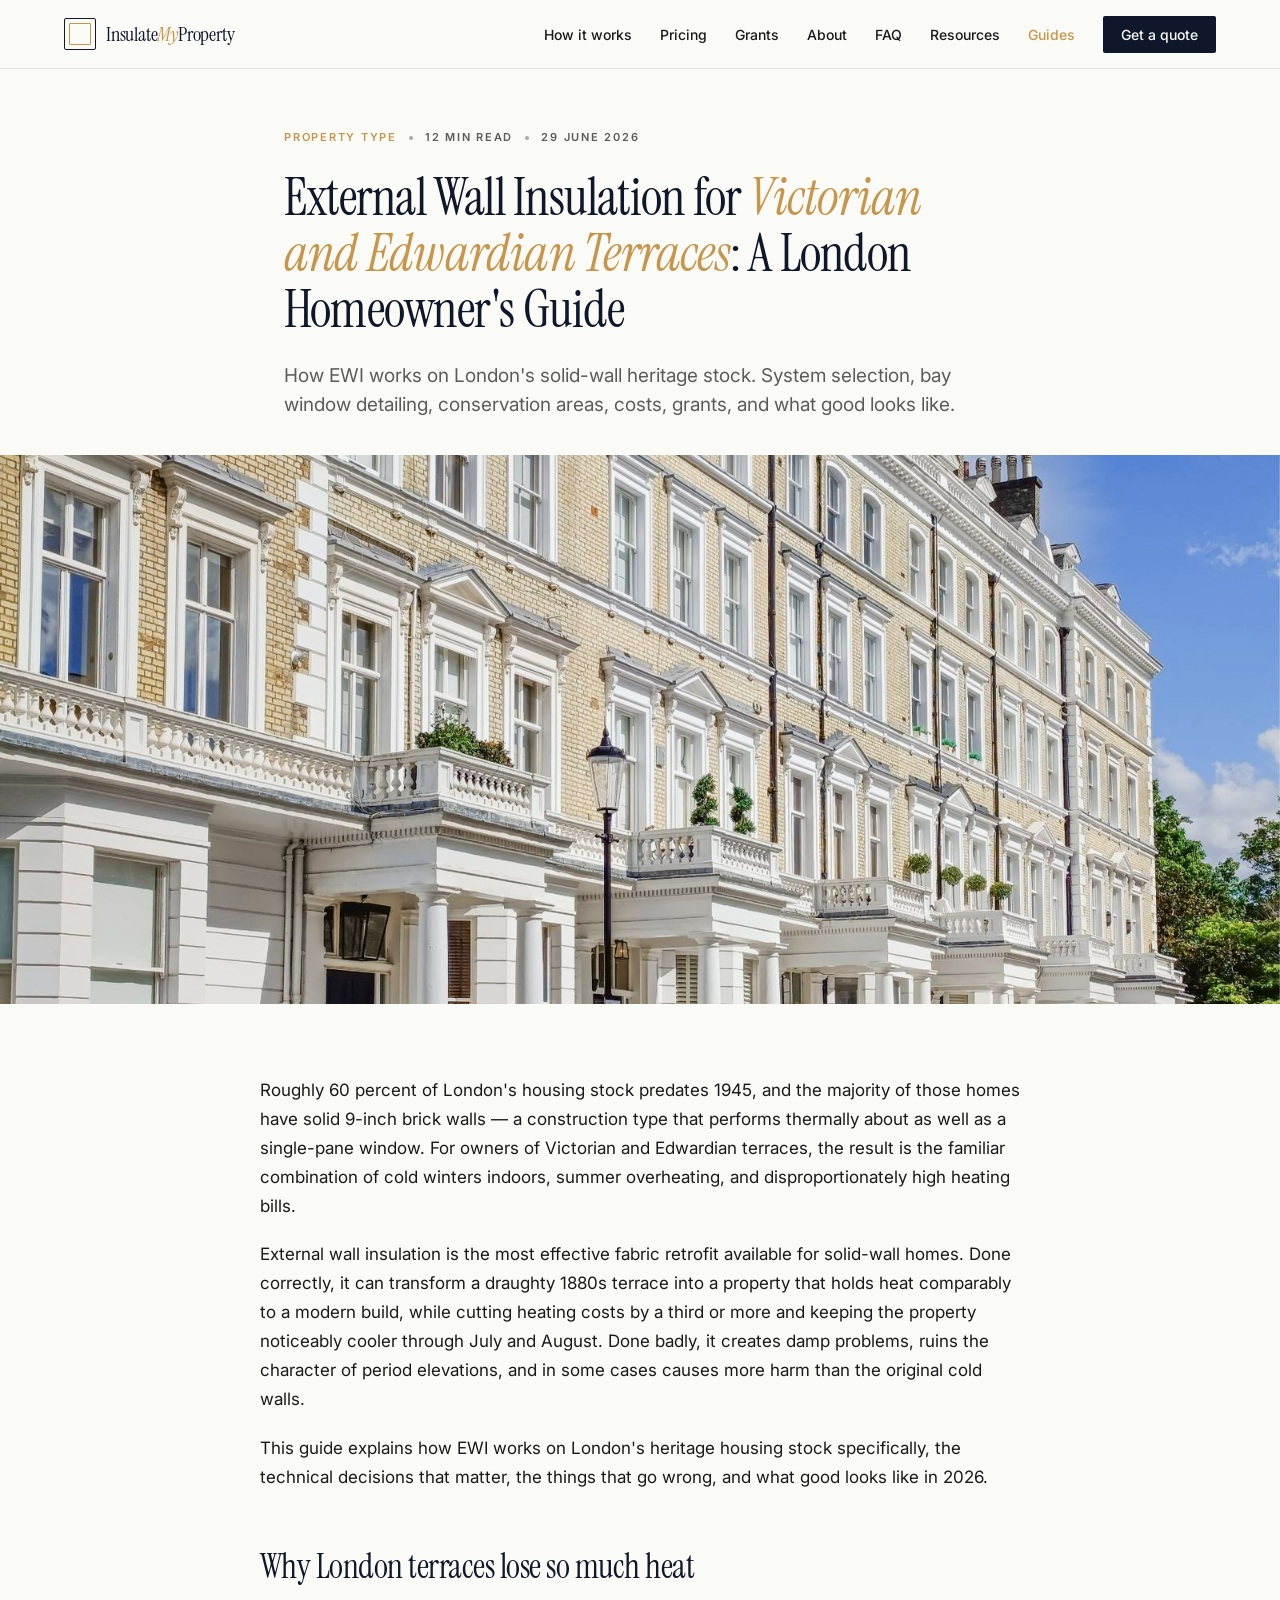
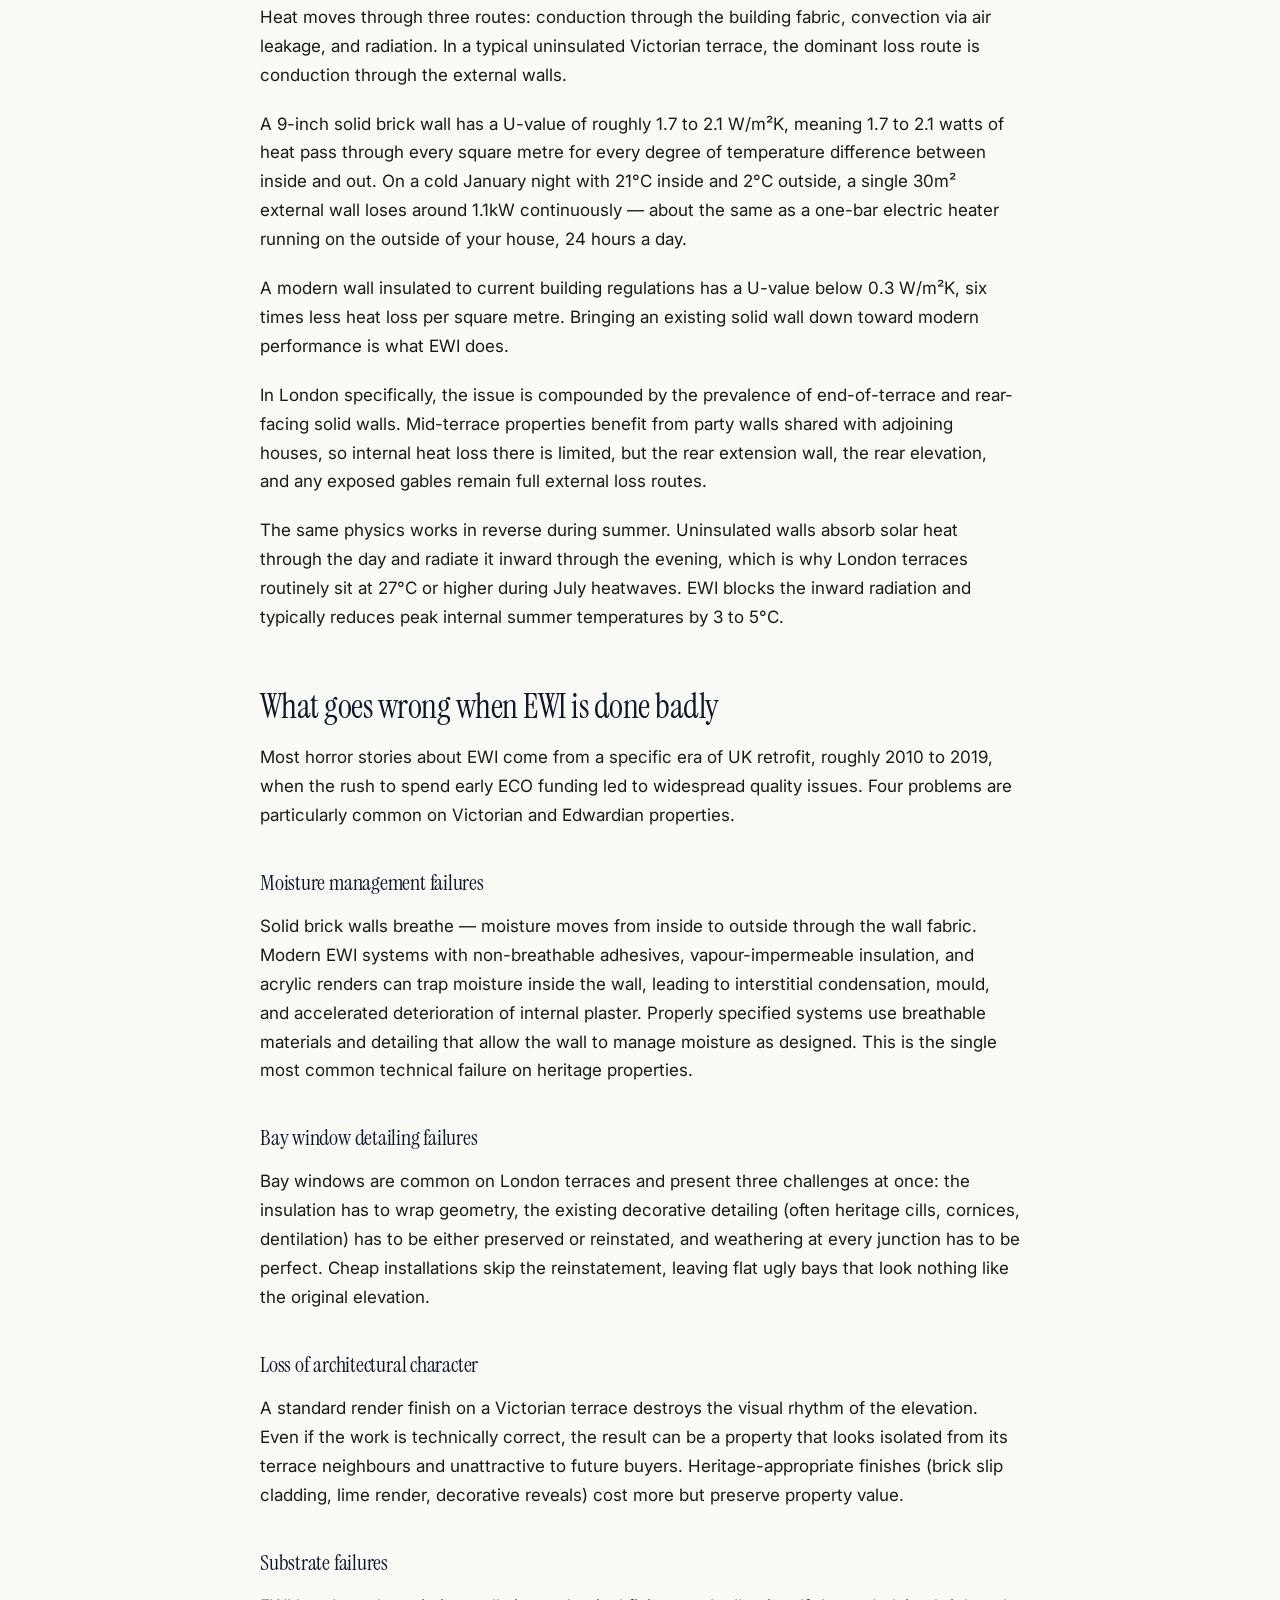
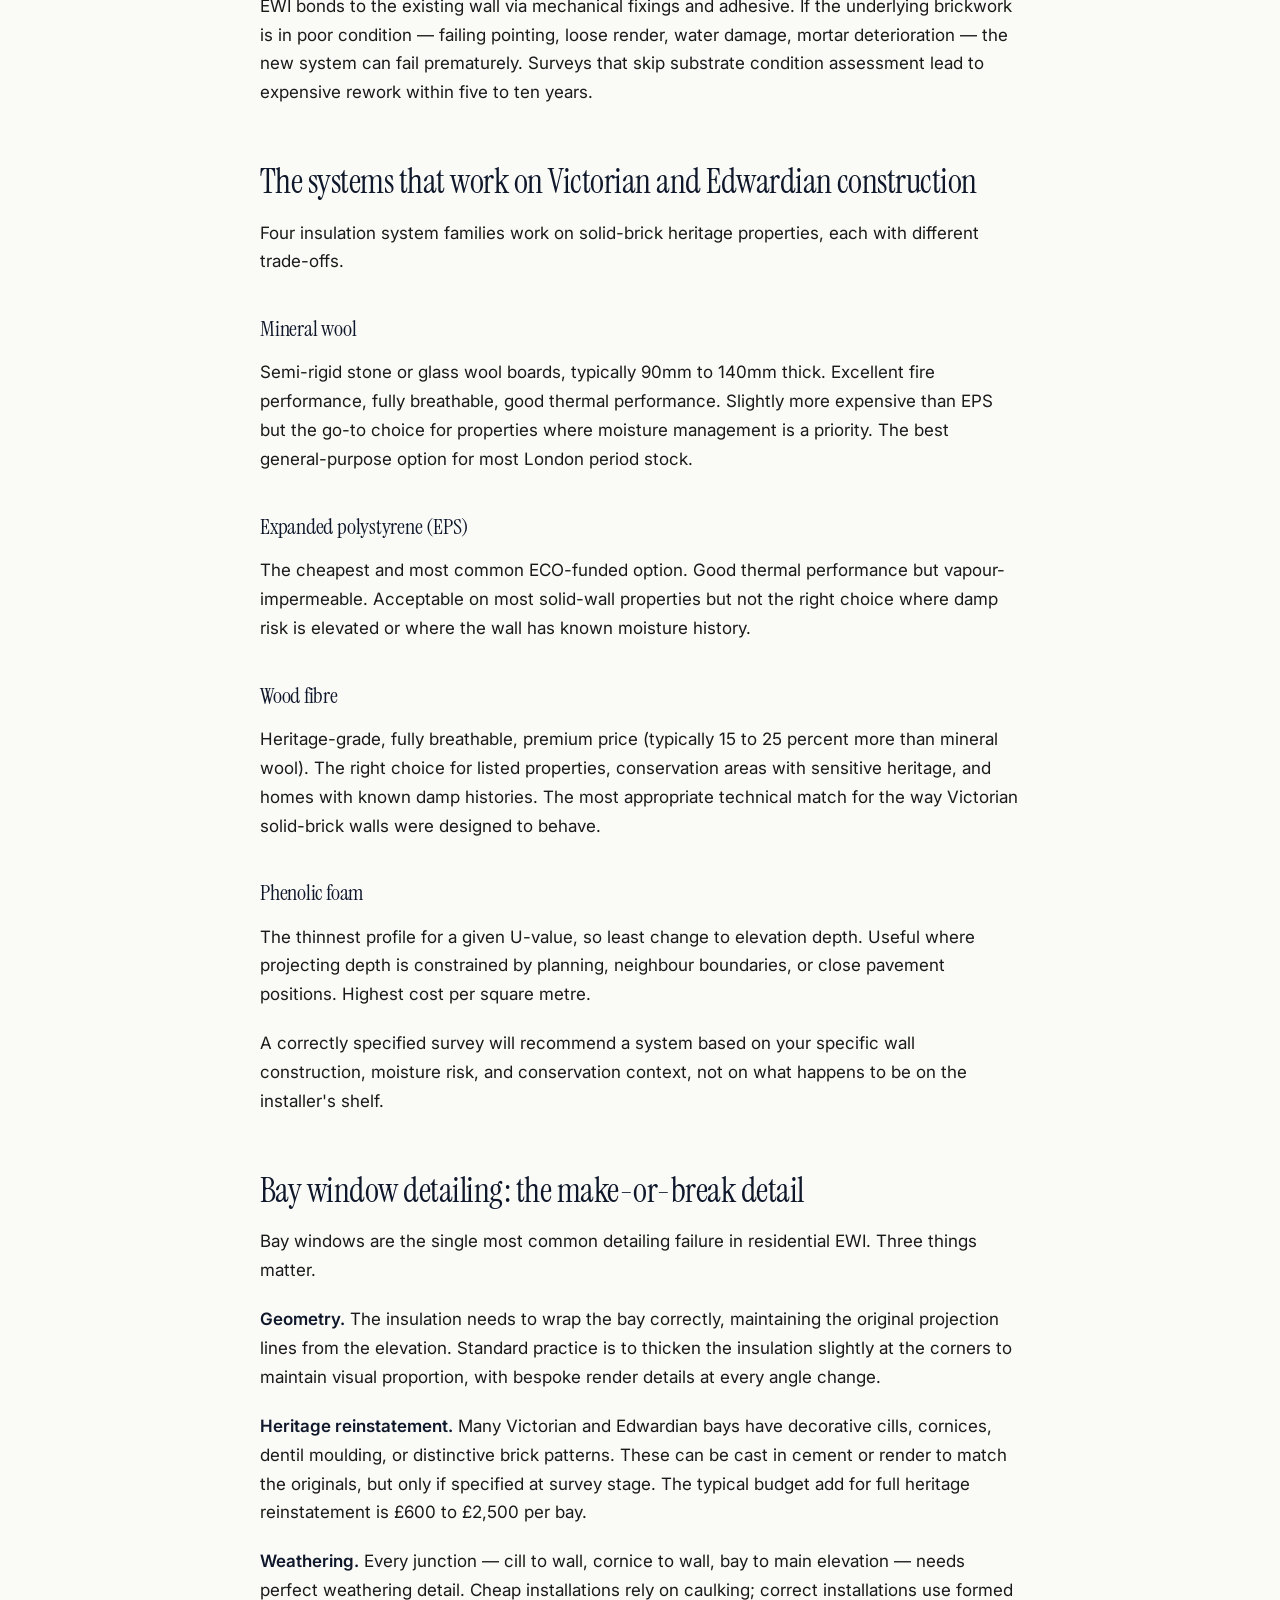
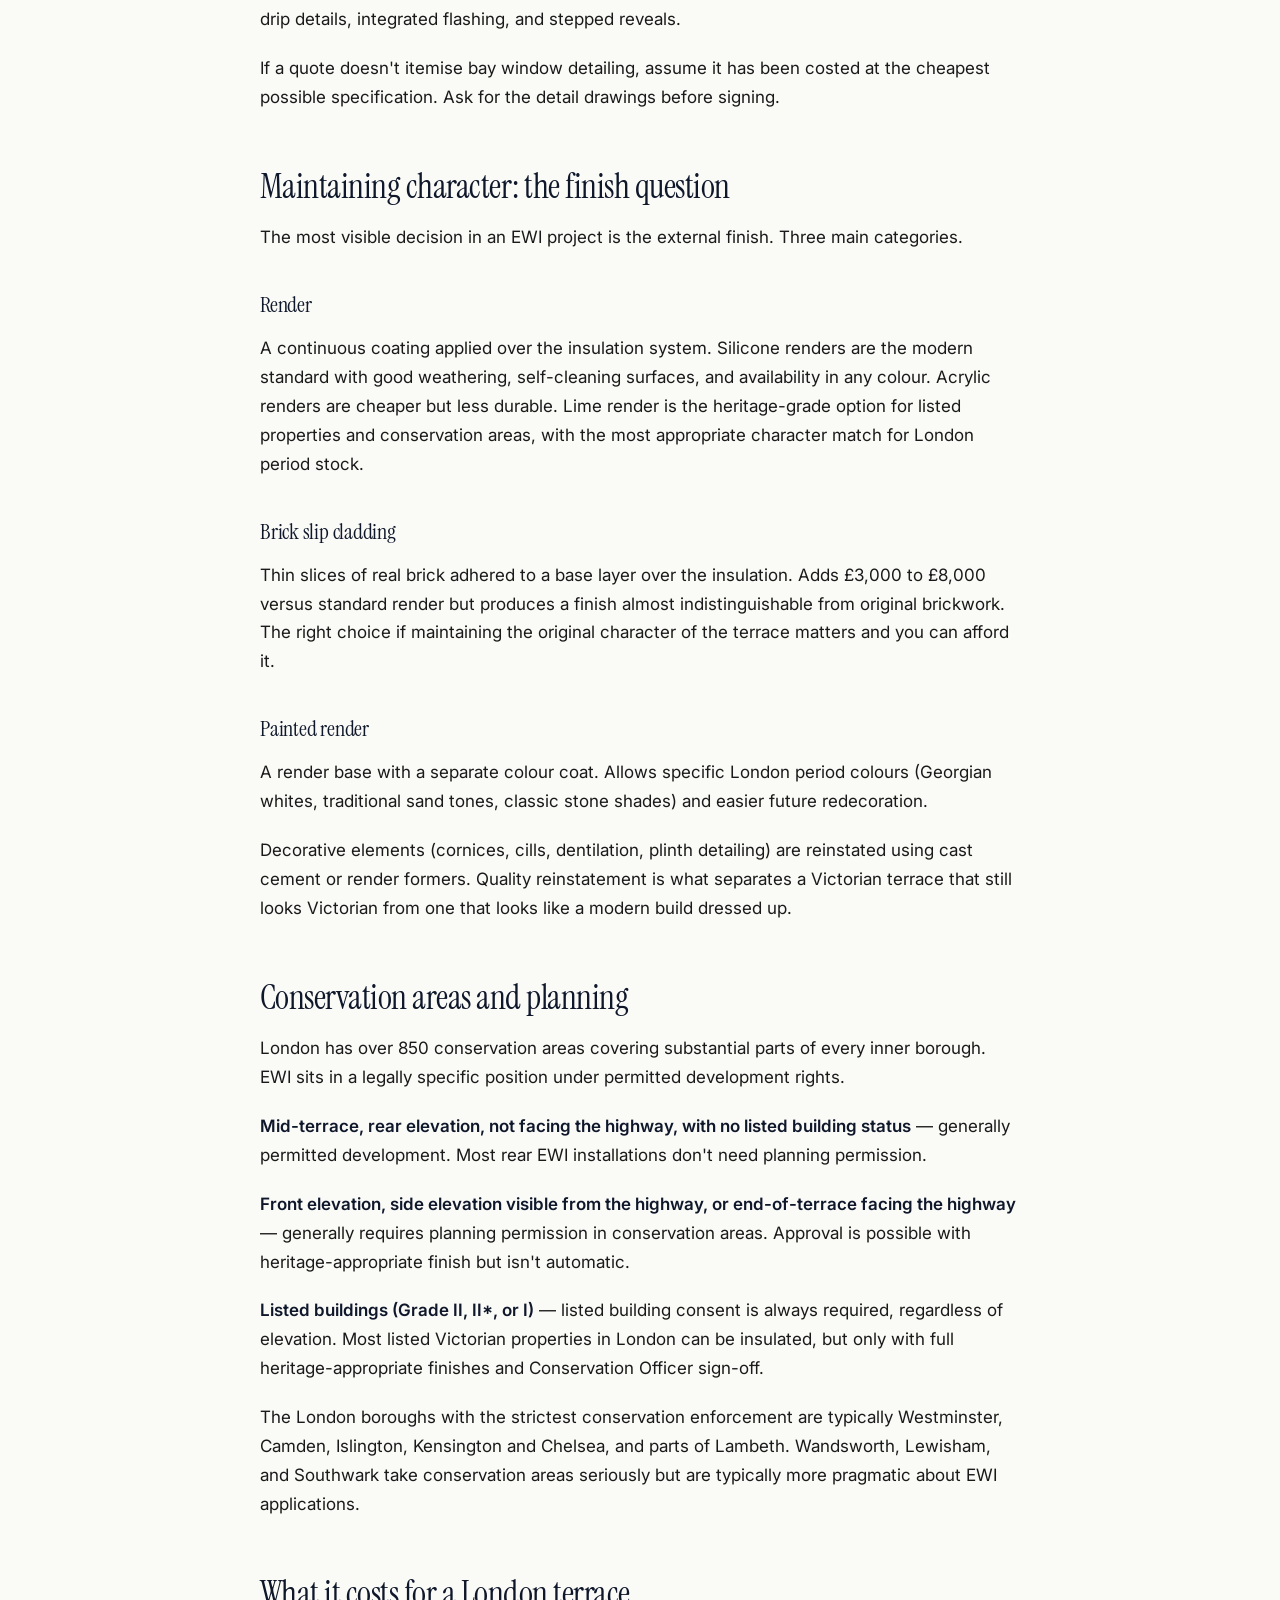
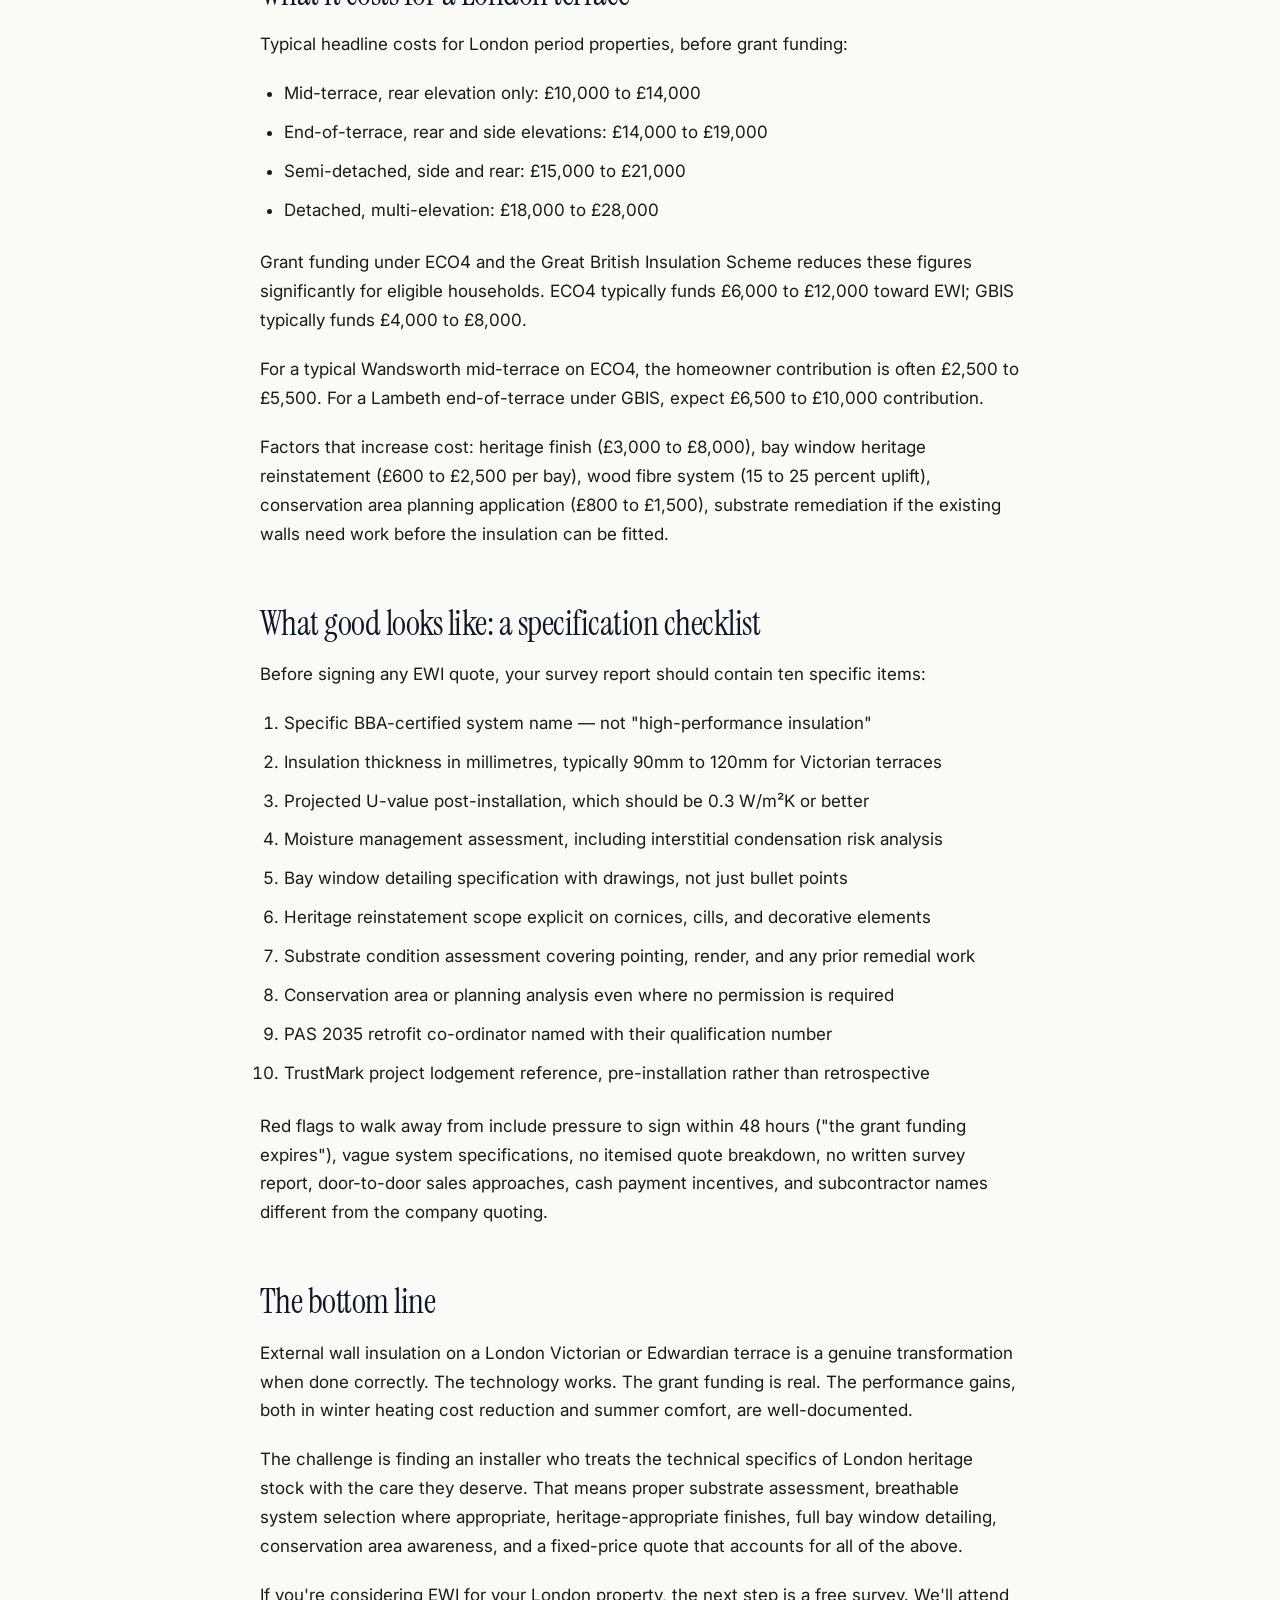
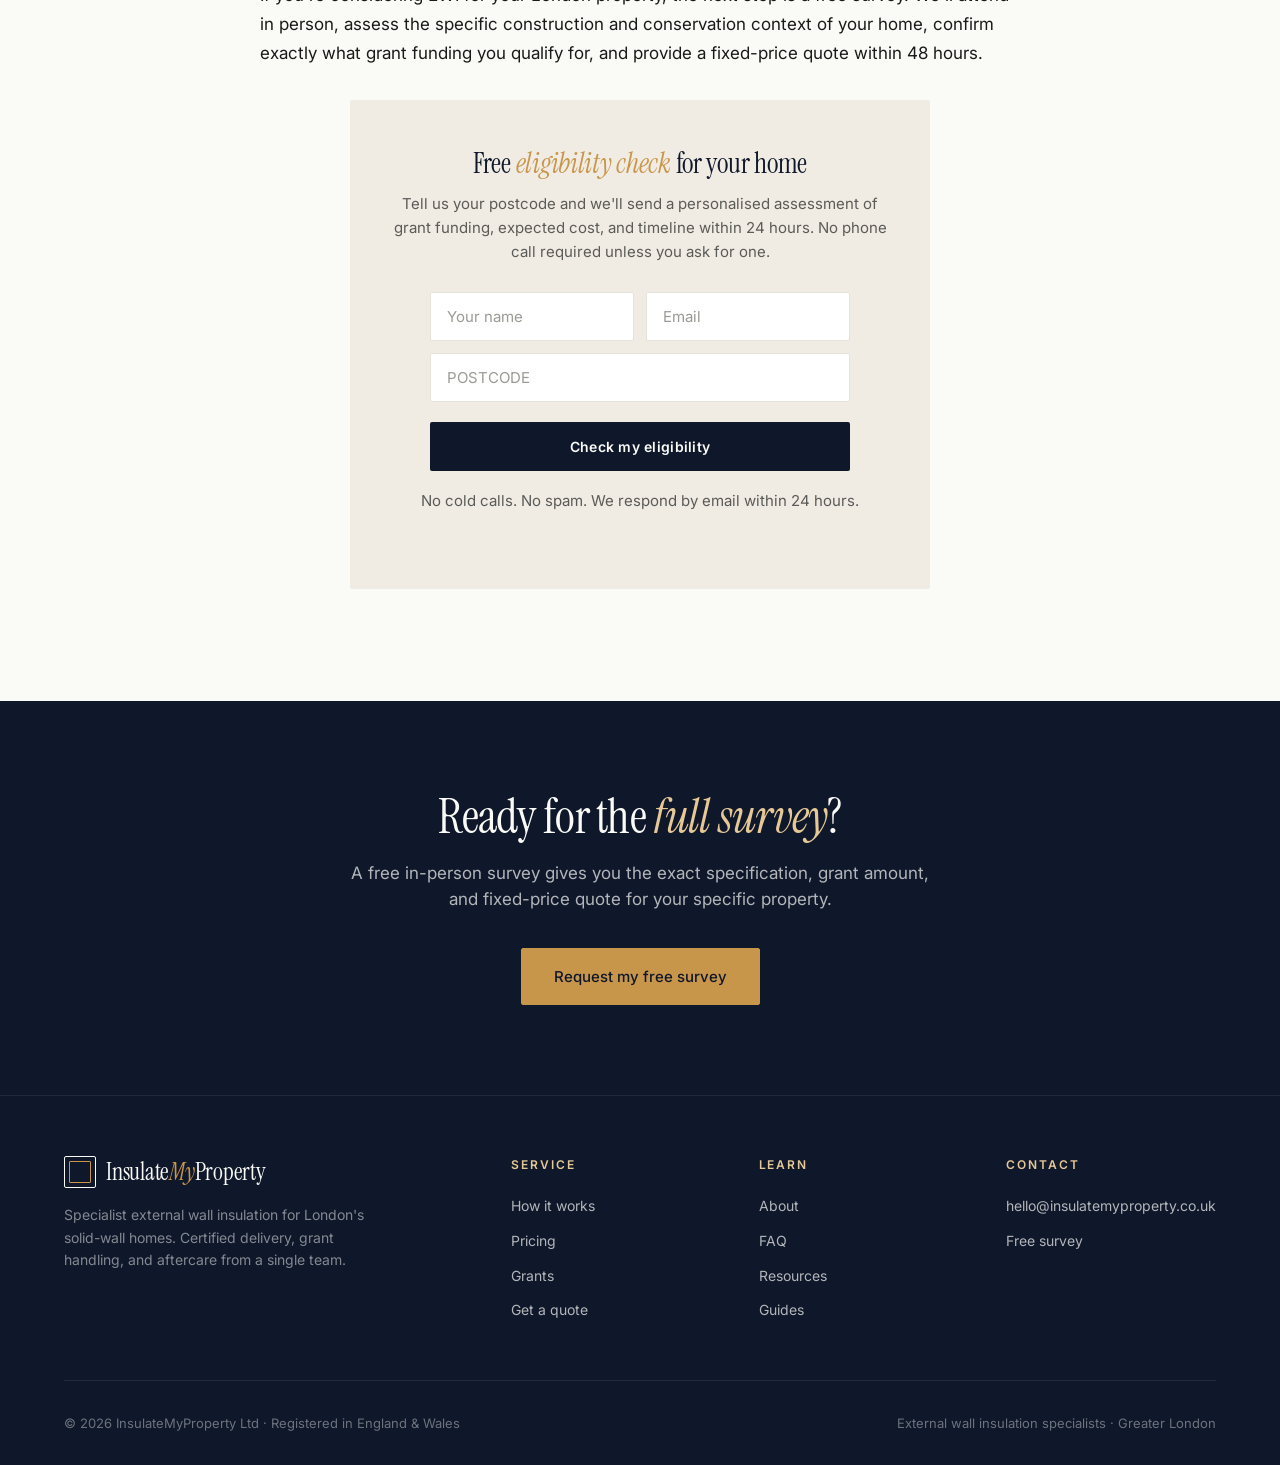
<file: guides/external-wall-insulation-victorian-edwardian-terraces.html>
<!DOCTYPE html>
<html lang="en-GB">
<head>
<meta charset="UTF-8">
<meta name="viewport" content="width=device-width, initial-scale=1.0">
<title>External Wall Insulation for Victorian and Edwardian Terraces: A London Homeowner's Guide</title>
<meta name="description" content="How EWI works on London's solid-wall Victorian and Edwardian terraces. System selection, bay window detailing, conservation area planning, costs, grants, and what good looks like.">
<link rel="preconnect" href="https://fonts.googleapis.com">
<link rel="preconnect" href="https://fonts.gstatic.com" crossorigin>
<link href="https://fonts.googleapis.com/css2?family=Instrument+Serif:ital@0;1&family=Inter:wght@300;400;500;600;700&display=swap" rel="stylesheet">
<link rel="stylesheet" href="../styles.css">

<link rel="icon" type="image/svg+xml" href="../favicon.svg">
<link rel="icon" type="image/png" sizes="32x32" href="../favicon-32.png">
<link rel="apple-touch-icon" sizes="180x180" href="../apple-touch-icon.png">
<link rel="manifest" href="../site.webmanifest">
<meta name="theme-color" content="#0F172A">

<link rel="canonical" href="https://insulatemyproperty.co.uk/guides/external-wall-insulation-victorian-edwardian-terraces.html">

<meta property="og:type" content="article">
<meta property="og:site_name" content="InsulateMyProperty">
<meta property="og:locale" content="en_GB">
<meta property="og:url" content="https://insulatemyproperty.co.uk/guides/external-wall-insulation-victorian-edwardian-terraces.html">
<meta property="og:title" content="External Wall Insulation for Victorian and Edwardian Terraces: A London Homeowner's Guide">
<meta property="og:description" content="How EWI works on London's solid-wall Victorian and Edwardian terraces. System selection, bay window detailing, conservation area planning, costs, grants, and what good looks like.">
<meta property="og:image" content="https://insulatemyproperty.co.uk/images/guide-victorian-terrace-cover.jpg">
<meta property="og:image:width" content="1200">
<meta property="og:image:height" content="630">

<meta name="twitter:card" content="summary_large_image">
<meta name="twitter:title" content="External Wall Insulation for Victorian and Edwardian Terraces: A London Homeowner's Guide">
<meta name="twitter:description" content="How EWI works on London's solid-wall Victorian and Edwardian terraces. System selection, bay window detailing, conservation area planning, costs, grants, and what good looks like.">
<meta name="twitter:image" content="https://insulatemyproperty.co.uk/images/guide-victorian-terrace-cover.jpg">

<script type="application/ld+json">
{
  "@context": "https://schema.org",
  "@type": "HomeAndConstructionBusiness",
  "name": "InsulateMyProperty",
  "alternateName": "InsulateMyProperty Ltd",
  "description": "Specialist external wall insulation for London's solid-wall homes. Certified delivery, grant handling, and aftercare from a single team.",
  "url": "https://insulatemyproperty.co.uk",
  "email": "hello@insulatemyproperty.co.uk",
  "logo": "https://insulatemyproperty.co.uk/images/og-default.jpg",
  "image": "https://insulatemyproperty.co.uk/images/og-default.jpg",
  "priceRange": "££",
  "areaServed": {
    "@type": "City",
    "name": "London",
    "containedInPlace": {
      "@type": "Country",
      "name": "United Kingdom"
    }
  },
  "serviceArea": {
    "@type": "GeoCircle",
    "geoMidpoint": {
      "@type": "GeoCoordinates",
      "latitude": 51.5074,
      "longitude": -0.1278
    },
    "geoRadius": "30000"
  },
  "hasOfferCatalog": {
    "@type": "OfferCatalog",
    "name": "External wall insulation services",
    "itemListElement": [
      {"@type": "Offer", "itemOffered": {"@type": "Service", "name": "External wall insulation installation"}},
      {"@type": "Offer", "itemOffered": {"@type": "Service", "name": "ECO4 grant administration"}},
      {"@type": "Offer", "itemOffered": {"@type": "Service", "name": "GBIS grant administration"}},
      {"@type": "Offer", "itemOffered": {"@type": "Service", "name": "Building survey and retrofit co-ordination"}}
    ]
  }
}
</script>

<script type="application/ld+json">
{
  "@context": "https://schema.org",
  "@type": "Article",
  "headline": "External Wall Insulation for Victorian and Edwardian Terraces: A London Homeowner's Guide",
  "description": "How EWI works on London's solid-wall Victorian and Edwardian terraces. System selection, bay window detailing, conservation area planning, costs, grants, and what good looks like.",
  "image": "https://insulatemyproperty.co.uk/images/guide-victorian-terrace-cover.jpg",
  "datePublished": "2026-06-29",
  "dateModified": "2026-06-29",
  "author": {
    "@type": "Organization",
    "name": "InsulateMyProperty",
    "url": "https://insulatemyproperty.co.uk"
  },
  "publisher": {
    "@type": "Organization",
    "name": "InsulateMyProperty",
    "logo": {
      "@type": "ImageObject",
      "url": "https://insulatemyproperty.co.uk/images/og-default.jpg"
    }
  },
  "mainEntityOfPage": {
    "@type": "WebPage",
    "@id": "https://insulatemyproperty.co.uk/guides/external-wall-insulation-victorian-edwardian-terraces.html"
  },
  "articleSection": "Property type",
  "keywords": "external wall insulation, EWI, Victorian terrace, Edwardian terrace, London, solid wall insulation, ECO4, GBIS"
}
</script>

<script type="application/ld+json">
{
  "@context": "https://schema.org",
  "@type": "BreadcrumbList",
  "itemListElement": [
    {
      "@type": "ListItem",
      "position": 1,
      "name": "Home",
      "item": "https://insulatemyproperty.co.uk/"
    },
    {
      "@type": "ListItem",
      "position": 2,
      "name": "Guides",
      "item": "https://insulatemyproperty.co.uk/guides/"
    },
    {
      "@type": "ListItem",
      "position": 3,
      "name": "External Wall Insulation for Victorian and Edwardian Terraces"
    }
  ]
}
</script>
</head>
<body>

<header class="site-header">
  <div class="nav-inner">
    <a href="../index.html" class="logo">
      <div class="logo-mark"></div>
      <span class="logo-text">Insulate<em>My</em>Property</span>
    </a>
    <nav class="site-nav">
      <ul>
        <li><a href="../how-it-works.html">How it works</a></li>
        <li><a href="../pricing.html">Pricing</a></li>
        <li><a href="../grants.html">Grants</a></li>
        <li><a href="../about.html">About</a></li>
        <li><a href="../faq.html">FAQ</a></li>
        <li><a href="../resources.html">Resources</a></li>
        <li><a href="index.html" class="active">Guides</a></li>
        <li><a href="../quote.html" class="nav-cta">Get a quote</a></li>
      </ul>
    </nav>
  </div>
</header>

<article>
  <header class="guide-post-header">
    <div class="guide-post-header-inner">
      <div class="guide-post-meta">
        <span class="guide-post-category">Property type</span>
        <span class="guide-post-sep"></span>
        <span>12 min read</span>
        <span class="guide-post-sep"></span>
        <time datetime="2026-06-29">29 June 2026</time>
      </div>
      <h1>External Wall Insulation for <em>Victorian and Edwardian Terraces</em>: A London Homeowner's Guide</h1>
      <p class="guide-post-lead">How EWI works on London's solid-wall heritage stock. System selection, bay window detailing, conservation areas, costs, grants, and what good looks like.</p>
    </div>
  </header>

  <div class="guide-cover">
    <img src="../images/guide-victorian-terrace-cover.jpg" alt="London Victorian terraced street with classical detailing">
  </div>

  <div class="guide-body">
    <div class="prose">
      <p>Roughly 60 percent of London's housing stock predates 1945, and the majority of those homes have solid 9-inch brick walls — a construction type that performs thermally about as well as a single-pane window. For owners of Victorian and Edwardian terraces, the result is the familiar combination of cold winters indoors, summer overheating, and disproportionately high heating bills.</p>
      <p>External wall insulation is the most effective fabric retrofit available for solid-wall homes. Done correctly, it can transform a draughty 1880s terrace into a property that holds heat comparably to a modern build, while cutting heating costs by a third or more and keeping the property noticeably cooler through July and August. Done badly, it creates damp problems, ruins the character of period elevations, and in some cases causes more harm than the original cold walls.</p>
      <p>This guide explains how EWI works on London's heritage housing stock specifically, the technical decisions that matter, the things that go wrong, and what good looks like in 2026.</p>

      <h2>Why London terraces lose so much heat</h2>
      <p>Heat moves through three routes: conduction through the building fabric, convection via air leakage, and radiation. In a typical uninsulated Victorian terrace, the dominant loss route is conduction through the external walls.</p>
      <p>A 9-inch solid brick wall has a U-value of roughly 1.7 to 2.1 W/m²K, meaning 1.7 to 2.1 watts of heat pass through every square metre for every degree of temperature difference between inside and out. On a cold January night with 21°C inside and 2°C outside, a single 30m² external wall loses around 1.1kW continuously — about the same as a one-bar electric heater running on the outside of your house, 24 hours a day.</p>
      <p>A modern wall insulated to current building regulations has a U-value below 0.3 W/m²K, six times less heat loss per square metre. Bringing an existing solid wall down toward modern performance is what EWI does.</p>
      <p>In London specifically, the issue is compounded by the prevalence of end-of-terrace and rear-facing solid walls. Mid-terrace properties benefit from party walls shared with adjoining houses, so internal heat loss there is limited, but the rear extension wall, the rear elevation, and any exposed gables remain full external loss routes.</p>
      <p>The same physics works in reverse during summer. Uninsulated walls absorb solar heat through the day and radiate it inward through the evening, which is why London terraces routinely sit at 27°C or higher during July heatwaves. EWI blocks the inward radiation and typically reduces peak internal summer temperatures by 3 to 5°C.</p>

      <h2>What goes wrong when EWI is done badly</h2>
      <p>Most horror stories about EWI come from a specific era of UK retrofit, roughly 2010 to 2019, when the rush to spend early ECO funding led to widespread quality issues. Four problems are particularly common on Victorian and Edwardian properties.</p>
      
      <h3>Moisture management failures</h3>
      <p>Solid brick walls breathe — moisture moves from inside to outside through the wall fabric. Modern EWI systems with non-breathable adhesives, vapour-impermeable insulation, and acrylic renders can trap moisture inside the wall, leading to interstitial condensation, mould, and accelerated deterioration of internal plaster. Properly specified systems use breathable materials and detailing that allow the wall to manage moisture as designed. This is the single most common technical failure on heritage properties.</p>

      <h3>Bay window detailing failures</h3>
      <p>Bay windows are common on London terraces and present three challenges at once: the insulation has to wrap geometry, the existing decorative detailing (often heritage cills, cornices, dentilation) has to be either preserved or reinstated, and weathering at every junction has to be perfect. Cheap installations skip the reinstatement, leaving flat ugly bays that look nothing like the original elevation.</p>

      <h3>Loss of architectural character</h3>
      <p>A standard render finish on a Victorian terrace destroys the visual rhythm of the elevation. Even if the work is technically correct, the result can be a property that looks isolated from its terrace neighbours and unattractive to future buyers. Heritage-appropriate finishes (brick slip cladding, lime render, decorative reveals) cost more but preserve property value.</p>

      <h3>Substrate failures</h3>
      <p>EWI bonds to the existing wall via mechanical fixings and adhesive. If the underlying brickwork is in poor condition — failing pointing, loose render, water damage, mortar deterioration — the new system can fail prematurely. Surveys that skip substrate condition assessment lead to expensive rework within five to ten years.</p>

      <h2>The systems that work on Victorian and Edwardian construction</h2>
      <p>Four insulation system families work on solid-brick heritage properties, each with different trade-offs.</p>

      <h3>Mineral wool</h3>
      <p>Semi-rigid stone or glass wool boards, typically 90mm to 140mm thick. Excellent fire performance, fully breathable, good thermal performance. Slightly more expensive than EPS but the go-to choice for properties where moisture management is a priority. The best general-purpose option for most London period stock.</p>

      <h3>Expanded polystyrene (EPS)</h3>
      <p>The cheapest and most common ECO-funded option. Good thermal performance but vapour-impermeable. Acceptable on most solid-wall properties but not the right choice where damp risk is elevated or where the wall has known moisture history.</p>

      <h3>Wood fibre</h3>
      <p>Heritage-grade, fully breathable, premium price (typically 15 to 25 percent more than mineral wool). The right choice for listed properties, conservation areas with sensitive heritage, and homes with known damp histories. The most appropriate technical match for the way Victorian solid-brick walls were designed to behave.</p>

      <h3>Phenolic foam</h3>
      <p>The thinnest profile for a given U-value, so least change to elevation depth. Useful where projecting depth is constrained by planning, neighbour boundaries, or close pavement positions. Highest cost per square metre.</p>

      <p>A correctly specified survey will recommend a system based on your specific wall construction, moisture risk, and conservation context, not on what happens to be on the installer's shelf.</p>

      <h2>Bay window detailing: the make-or-break detail</h2>
      <p>Bay windows are the single most common detailing failure in residential EWI. Three things matter.</p>
      <p><strong>Geometry.</strong> The insulation needs to wrap the bay correctly, maintaining the original projection lines from the elevation. Standard practice is to thicken the insulation slightly at the corners to maintain visual proportion, with bespoke render details at every angle change.</p>
      <p><strong>Heritage reinstatement.</strong> Many Victorian and Edwardian bays have decorative cills, cornices, dentil moulding, or distinctive brick patterns. These can be cast in cement or render to match the originals, but only if specified at survey stage. The typical budget add for full heritage reinstatement is £600 to £2,500 per bay.</p>
      <p><strong>Weathering.</strong> Every junction — cill to wall, cornice to wall, bay to main elevation — needs perfect weathering detail. Cheap installations rely on caulking; correct installations use formed drip details, integrated flashing, and stepped reveals.</p>
      <p>If a quote doesn't itemise bay window detailing, assume it has been costed at the cheapest possible specification. Ask for the detail drawings before signing.</p>

      <h2>Maintaining character: the finish question</h2>
      <p>The most visible decision in an EWI project is the external finish. Three main categories.</p>

      <h3>Render</h3>
      <p>A continuous coating applied over the insulation system. Silicone renders are the modern standard with good weathering, self-cleaning surfaces, and availability in any colour. Acrylic renders are cheaper but less durable. Lime render is the heritage-grade option for listed properties and conservation areas, with the most appropriate character match for London period stock.</p>

      <h3>Brick slip cladding</h3>
      <p>Thin slices of real brick adhered to a base layer over the insulation. Adds £3,000 to £8,000 versus standard render but produces a finish almost indistinguishable from original brickwork. The right choice if maintaining the original character of the terrace matters and you can afford it.</p>

      <h3>Painted render</h3>
      <p>A render base with a separate colour coat. Allows specific London period colours (Georgian whites, traditional sand tones, classic stone shades) and easier future redecoration.</p>

      <p>Decorative elements (cornices, cills, dentilation, plinth detailing) are reinstated using cast cement or render formers. Quality reinstatement is what separates a Victorian terrace that still looks Victorian from one that looks like a modern build dressed up.</p>

      <h2>Conservation areas and planning</h2>
      <p>London has over 850 conservation areas covering substantial parts of every inner borough. EWI sits in a legally specific position under permitted development rights.</p>
      <p><strong>Mid-terrace, rear elevation, not facing the highway, with no listed building status</strong> — generally permitted development. Most rear EWI installations don't need planning permission.</p>
      <p><strong>Front elevation, side elevation visible from the highway, or end-of-terrace facing the highway</strong> — generally requires planning permission in conservation areas. Approval is possible with heritage-appropriate finish but isn't automatic.</p>
      <p><strong>Listed buildings (Grade II, II*, or I)</strong> — listed building consent is always required, regardless of elevation. Most listed Victorian properties in London can be insulated, but only with full heritage-appropriate finishes and Conservation Officer sign-off.</p>
      <p>The London boroughs with the strictest conservation enforcement are typically Westminster, Camden, Islington, Kensington and Chelsea, and parts of Lambeth. Wandsworth, Lewisham, and Southwark take conservation areas seriously but are typically more pragmatic about EWI applications.</p>

      <h2>What it costs for a London terrace</h2>
      <p>Typical headline costs for London period properties, before grant funding:</p>
      <ul>
        <li>Mid-terrace, rear elevation only: £10,000 to £14,000</li>
        <li>End-of-terrace, rear and side elevations: £14,000 to £19,000</li>
        <li>Semi-detached, side and rear: £15,000 to £21,000</li>
        <li>Detached, multi-elevation: £18,000 to £28,000</li>
      </ul>
      <p>Grant funding under ECO4 and the Great British Insulation Scheme reduces these figures significantly for eligible households. ECO4 typically funds £6,000 to £12,000 toward EWI; GBIS typically funds £4,000 to £8,000.</p>
      <p>For a typical Wandsworth mid-terrace on ECO4, the homeowner contribution is often £2,500 to £5,500. For a Lambeth end-of-terrace under GBIS, expect £6,500 to £10,000 contribution.</p>
      <p>Factors that increase cost: heritage finish (£3,000 to £8,000), bay window heritage reinstatement (£600 to £2,500 per bay), wood fibre system (15 to 25 percent uplift), conservation area planning application (£800 to £1,500), substrate remediation if the existing walls need work before the insulation can be fitted.</p>

      <h2>What good looks like: a specification checklist</h2>
      <p>Before signing any EWI quote, your survey report should contain ten specific items:</p>
      <ol>
        <li>Specific BBA-certified system name — not "high-performance insulation"</li>
        <li>Insulation thickness in millimetres, typically 90mm to 120mm for Victorian terraces</li>
        <li>Projected U-value post-installation, which should be 0.3 W/m²K or better</li>
        <li>Moisture management assessment, including interstitial condensation risk analysis</li>
        <li>Bay window detailing specification with drawings, not just bullet points</li>
        <li>Heritage reinstatement scope explicit on cornices, cills, and decorative elements</li>
        <li>Substrate condition assessment covering pointing, render, and any prior remedial work</li>
        <li>Conservation area or planning analysis even where no permission is required</li>
        <li>PAS 2035 retrofit co-ordinator named with their qualification number</li>
        <li>TrustMark project lodgement reference, pre-installation rather than retrospective</li>
      </ol>
      <p>Red flags to walk away from include pressure to sign within 48 hours ("the grant funding expires"), vague system specifications, no itemised quote breakdown, no written survey report, door-to-door sales approaches, cash payment incentives, and subcontractor names different from the company quoting.</p>

      <h2>The bottom line</h2>
      <p>External wall insulation on a London Victorian or Edwardian terrace is a genuine transformation when done correctly. The technology works. The grant funding is real. The performance gains, both in winter heating cost reduction and summer comfort, are well-documented.</p>
      <p>The challenge is finding an installer who treats the technical specifics of London heritage stock with the care they deserve. That means proper substrate assessment, breathable system selection where appropriate, heritage-appropriate finishes, full bay window detailing, conservation area awareness, and a fixed-price quote that accounts for all of the above.</p>
      <p>If you're considering EWI for your London property, the next step is a free survey. We'll attend in person, assess the specific construction and conservation context of your home, confirm exactly what grant funding you qualify for, and provide a fixed-price quote within 48 hours.</p>
    </div>

    <div class="guide-lead-form">
      <h3>Free <em>eligibility check</em> for your home</h3>
      <p>Tell us your postcode and we'll send a personalised assessment of grant funding, expected cost, and timeline within 24 hours. No phone call required unless you ask for one.</p>
      <form action="https://formspree.io/f/mdardwjd" method="POST">
        <input type="hidden" name="source" value="guide-victorian-edwardian-terraces">
        <div class="form-double">
          <input type="text" name="name" placeholder="Your name" required>
          <input type="email" name="email" placeholder="Email" required>
        </div>
        <input type="text" name="postcode" placeholder="Postcode" required maxlength="8" style="text-transform: uppercase;">
        <button type="submit">Check my eligibility</button>
      </form>
      <p class="guide-lead-form-note">No cold calls. No spam. We respond by email within 24 hours.</p>
    </div>
  </div>
</article>

<div class="cta-band">
  <div class="container">
    <h2>Ready for the <em>full survey</em>?</h2>
    <p>A free in-person survey gives you the exact specification, grant amount, and fixed-price quote for your specific property.</p>
    <a href="../quote.html" class="btn-primary">Request my free survey</a>
  </div>
</div>

<footer class="site-footer">
  <div class="container">
    <div class="footer-grid">
      <div class="footer-brand">
        <a href="../index.html" class="logo">
          <div class="logo-mark"></div>
          <span class="logo-text">Insulate<em>My</em>Property</span>
        </a>
        <p>Specialist external wall insulation for London's solid-wall homes. Certified delivery, grant handling, and aftercare from a single team.</p>
      </div>
      <div class="footer-col">
        <h5>Service</h5>
        <ul>
          <li><a href="../how-it-works.html">How it works</a></li>
          <li><a href="../pricing.html">Pricing</a></li>
          <li><a href="../grants.html">Grants</a></li>
          <li><a href="../quote.html">Get a quote</a></li>
        </ul>
      </div>
      <div class="footer-col">
        <h5>Learn</h5>
        <ul>
          <li><a href="../about.html">About</a></li>
          <li><a href="../faq.html">FAQ</a></li>
          <li><a href="../resources.html">Resources</a></li>
          <li><a href="index.html">Guides</a></li>
        </ul>
      </div>
      <div class="footer-col">
        <h5>Contact</h5>
        <ul>
          <li><a href="mailto:hello@insulatemyproperty.co.uk">hello@insulatemyproperty.co.uk</a></li>
          <li><a href="../quote.html">Free survey</a></li>
        </ul>
      </div>
    </div>
    <div class="footer-base">
      <div>© 2026 InsulateMyProperty Ltd · Registered in England &amp; Wales</div>
      <div>External wall insulation specialists · Greater London</div>
    </div>
  </div>
</footer>

</body>
</html>
</file>
<file: styles.css>
/* ==========================================================
   InsulateMyProperty — shared styles
   ========================================================== */

:root {
  --slate: #1F2937;
  --slate-deep: #0F172A;
  --amber: #C8964A;
  --amber-soft: #E5C896;
  --amber-deep: #A87A2E;
  --bg: #FAFAF7;
  --bg-warm: #F0EBE3;
  --bg-card: #FFFFFF;
  --text: #1A1A1A;
  --text-mute: #5B5B58;
  --line: #E5E2DC;
  --line-dark: #2A3543;
}

* { box-sizing: border-box; margin: 0; padding: 0; }

html { scroll-behavior: smooth; scroll-padding-top: 80px; }

body {
  font-family: 'Inter', -apple-system, BlinkMacSystemFont, sans-serif;
  background: var(--bg);
  color: var(--text);
  line-height: 1.55;
  font-size: 16px;
  -webkit-font-smoothing: antialiased;
  overflow-x: hidden;
}

img { max-width: 100%; display: block; }

.serif { font-family: 'Instrument Serif', Georgia, serif; font-weight: 400; letter-spacing: -0.01em; }

.container { max-width: 1200px; margin: 0 auto; padding: 0 24px; }
.container-narrow { max-width: 920px; margin: 0 auto; padding: 0 24px; }

a { color: var(--slate-deep); }

/* ==========================================================
   HEADER
   ========================================================== */
header.site-header {
  position: sticky;
  top: 0;
  z-index: 100;
  background: rgba(250, 250, 247, 0.92);
  backdrop-filter: blur(12px);
  -webkit-backdrop-filter: blur(12px);
  border-bottom: 1px solid var(--line);
}

.nav-inner {
  display: flex;
  align-items: center;
  justify-content: space-between;
  padding: 18px 24px;
  max-width: 1200px;
  margin: 0 auto;
}

.logo {
  display: flex;
  align-items: center;
  gap: 10px;
  text-decoration: none;
  color: var(--slate-deep);
}

.logo-mark {
  width: 32px;
  height: 32px;
  border: 1.5px solid var(--slate-deep);
  border-radius: 2px;
  display: flex;
  align-items: center;
  justify-content: center;
  position: relative;
  flex-shrink: 0;
}

.logo-mark::before {
  content: '';
  position: absolute;
  inset: 4px;
  border: 1.5px solid var(--amber);
  border-radius: 1px;
}

.logo-text {
  font-family: 'Instrument Serif', serif;
  font-size: 20px;
  font-weight: 400;
  letter-spacing: -0.01em;
  line-height: 1;
}

.logo-text em { font-style: italic; color: var(--amber); font-weight: 400; }

.site-nav ul {
  display: flex;
  list-style: none;
  gap: 28px;
  align-items: center;
}

.site-nav a {
  color: var(--text);
  text-decoration: none;
  font-size: 14px;
  font-weight: 500;
  transition: color 0.2s ease;
}

.site-nav a:hover, .site-nav a.active { color: var(--amber); }

.nav-cta {
  background: var(--slate-deep);
  color: var(--bg) !important;
  padding: 10px 18px;
  border-radius: 2px;
  font-size: 14px;
  font-weight: 500;
  transition: background 0.2s ease;
}

.nav-cta:hover { background: var(--amber); color: var(--slate-deep) !important; }

/* ==========================================================
   HERO — generic
   ========================================================== */
.hero {
  padding: 100px 0 80px;
  position: relative;
  border-bottom: 1px solid var(--line);
}

.hero-grid {
  display: grid;
  grid-template-columns: 1.1fr 1fr;
  gap: 80px;
  align-items: center;
}

.eyebrow {
  font-size: 12px;
  letter-spacing: 0.18em;
  text-transform: uppercase;
  color: var(--amber);
  font-weight: 600;
  margin-bottom: 24px;
  display: flex;
  align-items: center;
  gap: 12px;
}

.eyebrow::before {
  content: '';
  width: 24px;
  height: 1px;
  background: var(--amber);
}

.hero h1 {
  font-family: 'Instrument Serif', serif;
  font-size: clamp(40px, 5.5vw, 64px);
  line-height: 1.02;
  letter-spacing: -0.02em;
  color: var(--slate-deep);
  margin-bottom: 28px;
  font-weight: 400;
}

.hero h1 em { font-style: italic; color: var(--amber); }

.hero p.lead {
  font-size: 18px;
  line-height: 1.55;
  color: var(--text-mute);
  margin-bottom: 36px;
  max-width: 520px;
}

/* Inner-page hero (no image, lighter) */
.hero-inner {
  padding: 80px 0 60px;
  border-bottom: 1px solid var(--line);
}

.hero-inner .hero-grid {
  grid-template-columns: 1fr;
  max-width: 880px;
  gap: 24px;
}

.hero-inner h1 {
  font-size: clamp(40px, 5vw, 60px);
}

/* ==========================================================
   POSTCODE FORM (HERO)
   ========================================================== */
.hero-postcode {
  display: flex;
  gap: 8px;
  max-width: 460px;
  margin-bottom: 18px;
}

.hero-postcode input {
  flex: 1;
  padding: 16px 18px;
  border: 1.5px solid var(--slate-deep);
  background: var(--bg);
  font-family: 'Inter', sans-serif;
  font-size: 15px;
  letter-spacing: 0.02em;
  color: var(--slate-deep);
  border-radius: 2px;
  outline: none;
}

.hero-postcode input::placeholder { color: #9B9B95; }
.hero-postcode input:focus { border-color: var(--amber); }

.hero-postcode button {
  background: var(--slate-deep);
  color: var(--bg);
  border: none;
  padding: 16px 28px;
  font-family: 'Inter', sans-serif;
  font-size: 14px;
  font-weight: 500;
  cursor: pointer;
  border-radius: 2px;
  transition: background 0.2s ease;
  white-space: nowrap;
  text-decoration: none;
  display: inline-block;
}

.hero-postcode button:hover { background: var(--amber); color: var(--slate-deep); }

.hero-meta {
  display: flex;
  gap: 24px;
  font-size: 13px;
  color: var(--text-mute);
  flex-wrap: wrap;
}

.hero-meta span { display: flex; align-items: center; gap: 8px; }
.hero-meta span::before {
  content: '';
  width: 4px;
  height: 4px;
  background: var(--amber);
  border-radius: 50%;
}

/* ==========================================================
   HERO IMAGE (right-side) — photo + diagram overlay composition
   ========================================================== */
.hero-visual {
  position: relative;
  width: 100%;
  aspect-ratio: 4 / 5;
}

.hero-photo {
  position: relative;
  width: 100%;
  height: 100%;
  background: linear-gradient(135deg, #2A3543 0%, #1F2937 100%);
  border-radius: 2px;
  overflow: hidden;
}

.hero-photo img {
  width: 100%;
  height: 100%;
  object-fit: cover;
  filter: brightness(0.96) saturate(0.92);
}

.hero-photo::after {
  content: '';
  position: absolute;
  inset: 0;
  background: linear-gradient(to bottom, rgba(31,41,55,0) 55%, rgba(31,41,55,0.4) 100%);
  pointer-events: none;
}

.hero-photo-caption {
  position: absolute;
  top: 24px;
  right: 24px;
  z-index: 2;
  color: var(--bg);
  font-size: 11px;
  letter-spacing: 0.16em;
  text-transform: uppercase;
  font-weight: 500;
  background: rgba(15, 23, 42, 0.55);
  backdrop-filter: blur(8px);
  -webkit-backdrop-filter: blur(8px);
  padding: 8px 14px;
  border-radius: 2px;
}

.hero-diagram-card {
  position: absolute;
  bottom: -44px;
  left: -44px;
  width: 46%;
  background: #FFFFFF;
  padding: 20px 18px 16px;
  border-radius: 2px;
  box-shadow:
    0 28px 60px -12px rgba(15, 23, 42, 0.28),
    0 10px 22px -10px rgba(15, 23, 42, 0.14);
  z-index: 3;
}

.hero-diagram-card-label {
  font-size: 10px;
  letter-spacing: 0.16em;
  text-transform: uppercase;
  color: var(--text-mute);
  font-weight: 600;
  margin-bottom: 10px;
  display: flex;
  align-items: center;
  gap: 8px;
}

.hero-diagram-card-label::before {
  content: '';
  width: 16px;
  height: 1px;
  background: var(--amber);
}

.hero-diagram-card svg {
  width: 100%;
  height: auto;
  display: block;
}

/* ==========================================================
   WALL DIAGRAM
   ========================================================== */
.wall-diagram {
  position: relative;
  aspect-ratio: 1 / 1.05;
  width: 100%;
  background: var(--bg-warm);
  border-radius: 2px;
  padding: 24px;
}

.wall-diagram svg {
  width: 100%;
  height: 100%;
  display: block;
}

/* ==========================================================
   TRUST STRIP
   ========================================================== */
.trust-strip {
  background: #FFFFFF;
  padding: 64px 0;
  border-top: 1px solid var(--line);
  border-bottom: 1px solid var(--line);
}

.trust-strip-label {
  text-align: center;
  font-size: 12px;
  letter-spacing: 0.18em;
  text-transform: uppercase;
  color: var(--text-mute);
  font-weight: 600;
  margin-bottom: 44px;
}

.trust-grid {
  display: grid;
  grid-template-columns: repeat(5, 1fr);
  gap: 32px;
  align-items: center;
  justify-items: center;
}

.trust-item {
  display: flex;
  align-items: center;
  justify-content: center;
  height: 100px;
  width: 100%;
}

/* Per-logo dimensions calibrated for balanced visual weight */
.trust-logo {
  display: block;
  object-fit: contain;
  max-width: 100%;
}

.trust-logo--trustmark { width: 175px; height: 80px; }
.trust-logo--pas2030 { width: 145px; height: 88px; }
.trust-logo--bsi { width: 105px; height: 86px; }
.trust-logo--bba { width: 150px; height: 84px; }
.trust-logo--eco4 { width: 160px; height: 56px; }

/* ==========================================================
   GENERIC SECTIONS
   ========================================================== */
section { padding: 110px 0; }

section.alt-bg { background: var(--bg-warm); }
section.dark-bg { background: var(--slate-deep); color: var(--bg); }

.section-head { max-width: 720px; margin-bottom: 64px; }

.section-eyebrow {
  font-size: 12px;
  letter-spacing: 0.18em;
  text-transform: uppercase;
  color: var(--amber);
  font-weight: 600;
  margin-bottom: 20px;
}

.section-head h2 {
  font-family: 'Instrument Serif', serif;
  font-size: clamp(32px, 4vw, 52px);
  line-height: 1.05;
  letter-spacing: -0.015em;
  color: var(--slate-deep);
  margin-bottom: 20px;
  font-weight: 400;
}

.section-head h2 em { font-style: italic; color: var(--amber); }

.section-head p {
  font-size: 18px;
  color: var(--text-mute);
  line-height: 1.6;
}

.dark-bg .section-head h2 { color: var(--bg); }
.dark-bg .section-head h2 em { color: var(--amber-soft); }
.dark-bg .section-head p { color: rgba(250, 250, 247, 0.7); }
.dark-bg .section-eyebrow { color: var(--amber-soft); }

/* ==========================================================
   PROBLEM CARDS
   ========================================================== */
.problem-grid {
  display: grid;
  grid-template-columns: repeat(3, 1fr);
  gap: 24px;
}

.problem-card {
  padding: 36px;
  background: var(--bg);
  border: 1px solid var(--line);
  border-radius: 2px;
}

.alt-bg .problem-card { background: var(--bg-card); }

.problem-card .stat {
  font-family: 'Instrument Serif', serif;
  font-size: 56px;
  line-height: 1;
  color: var(--slate-deep);
  margin-bottom: 16px;
  letter-spacing: -0.02em;
}

.problem-card .stat em { color: var(--amber); font-style: italic; }

.problem-card h3 {
  font-size: 17px;
  font-weight: 600;
  margin-bottom: 8px;
  color: var(--slate-deep);
}

.problem-card p { color: var(--text-mute); font-size: 15px; line-height: 1.6; }

/* ==========================================================
   PACKAGES
   ========================================================== */
.packages-grid {
  display: grid;
  grid-template-columns: repeat(3, 1fr);
  gap: 24px;
}

.package {
  background: var(--bg-card);
  border: 1px solid var(--line);
  padding: 40px 32px;
  border-radius: 2px;
  display: flex;
  flex-direction: column;
  transition: transform 0.3s ease, border-color 0.3s ease;
}

.package:hover { transform: translateY(-4px); border-color: var(--amber); }

.package-type {
  font-size: 12px;
  letter-spacing: 0.15em;
  text-transform: uppercase;
  color: var(--text-mute);
  font-weight: 600;
  margin-bottom: 12px;
}

.package h3 {
  font-family: 'Instrument Serif', serif;
  font-size: 28px;
  color: var(--slate-deep);
  margin-bottom: 24px;
  font-weight: 400;
  letter-spacing: -0.01em;
}

.package-price {
  display: flex;
  align-items: baseline;
  gap: 10px;
  margin-bottom: 8px;
}

.package-price .from { font-size: 13px; color: var(--text-mute); text-transform: uppercase; letter-spacing: 0.12em; }

.package-price .amount {
  font-family: 'Instrument Serif', serif;
  font-size: 48px;
  color: var(--slate-deep);
  letter-spacing: -0.02em;
}

.package-price .amount em { color: var(--amber); font-style: italic; }

.package-after {
  font-size: 13px;
  color: var(--text-mute);
  margin-bottom: 28px;
  padding-bottom: 28px;
  border-bottom: 1px solid var(--line);
}

.package ul {
  list-style: none;
  margin-bottom: 32px;
  flex: 1;
}

.package ul li {
  padding: 10px 0 10px 22px;
  font-size: 14px;
  color: var(--text);
  position: relative;
  line-height: 1.5;
}

.package ul li::before {
  content: '';
  position: absolute;
  left: 0;
  top: 17px;
  width: 10px;
  height: 1.5px;
  background: var(--amber);
}

.package-cta, .btn-secondary {
  display: inline-block;
  width: 100%;
  text-align: center;
  background: var(--bg);
  border: 1.5px solid var(--slate-deep);
  color: var(--slate-deep);
  padding: 14px 20px;
  text-decoration: none;
  font-size: 14px;
  font-weight: 500;
  border-radius: 2px;
  transition: all 0.2s ease;
}

.package-cta:hover, .btn-secondary:hover { background: var(--slate-deep); color: var(--bg); }

.btn-primary {
  display: inline-block;
  background: var(--slate-deep);
  color: var(--bg);
  padding: 16px 32px;
  text-decoration: none;
  font-size: 15px;
  font-weight: 500;
  border-radius: 2px;
  border: 1.5px solid var(--slate-deep);
  transition: all 0.2s ease;
  cursor: pointer;
}

.btn-primary:hover { background: var(--amber); border-color: var(--amber); color: var(--slate-deep); }

/* ==========================================================
   PROCESS STEPS
   ========================================================== */
.process-list {
  counter-reset: step;
}

.process-step {
  display: grid;
  grid-template-columns: 80px 1fr 1fr;
  gap: 48px;
  padding: 40px 0;
  border-top: 1px solid var(--line);
  align-items: start;
}

.process-step:last-child { border-bottom: 1px solid var(--line); }

.process-num {
  font-family: 'Instrument Serif', serif;
  font-size: 48px;
  color: var(--amber);
  line-height: 1;
  font-style: italic;
}

.process-step h3 {
  font-family: 'Instrument Serif', serif;
  font-size: 28px;
  color: var(--slate-deep);
  font-weight: 400;
  letter-spacing: -0.01em;
}

.process-step p {
  font-size: 16px;
  color: var(--text-mute);
  line-height: 1.6;
}

/* ==========================================================
   GRANTS CARD
   ========================================================== */
.grants-grid {
  display: grid;
  grid-template-columns: 1fr 1fr;
  gap: 80px;
  align-items: start;
}

.grants-text h3 {
  font-family: 'Instrument Serif', serif;
  font-size: 32px;
  color: var(--slate-deep);
  margin-bottom: 20px;
  font-weight: 400;
  letter-spacing: -0.01em;
}

.grants-text p {
  font-size: 16px;
  color: var(--text-mute);
  line-height: 1.65;
  margin-bottom: 16px;
}

.grants-text strong { color: var(--slate-deep); font-weight: 600; }

.grants-card {
  background: var(--slate-deep);
  color: var(--bg);
  padding: 48px;
  border-radius: 2px;
}

.grants-card h4 {
  font-size: 12px;
  letter-spacing: 0.18em;
  text-transform: uppercase;
  color: var(--amber);
  margin-bottom: 24px;
  font-weight: 600;
}

.grants-card ul {
  list-style: none;
  margin-bottom: 32px;
}

.grants-card ul li {
  padding: 14px 0;
  border-bottom: 1px solid rgba(250, 250, 247, 0.12);
  font-size: 15px;
  display: flex;
  justify-content: space-between;
  align-items: center;
  gap: 16px;
}

.grants-card ul li:last-child { border-bottom: none; }

.grants-card ul li strong {
  font-family: 'Instrument Serif', serif;
  font-size: 22px;
  font-weight: 400;
  color: var(--amber-soft);
  font-style: italic;
}

.grants-card .grants-note {
  font-size: 13px;
  color: rgba(250, 250, 247, 0.55);
  line-height: 1.5;
}

/* ==========================================================
   TRUST POINTS
   ========================================================== */
.trust-block {
  display: grid;
  grid-template-columns: 1fr 1fr;
  gap: 80px;
  align-items: start;
}

.trust-points {
  list-style: none;
}

.trust-points li {
  padding: 28px 0;
  border-top: 1px solid var(--line);
}

.trust-points li:last-child { border-bottom: 1px solid var(--line); }

.trust-points h4 {
  font-family: 'Instrument Serif', serif;
  font-size: 22px;
  color: var(--slate-deep);
  margin-bottom: 8px;
  font-weight: 400;
  letter-spacing: -0.01em;
}

.trust-points p {
  font-size: 15px;
  color: var(--text-mute);
  line-height: 1.6;
}

/* ==========================================================
   FAQ
   ========================================================== */
.faq-list { max-width: 820px; }

.faq-category {
  margin-bottom: 40px;
}

.faq-category h3 {
  font-size: 13px;
  letter-spacing: 0.16em;
  text-transform: uppercase;
  color: var(--amber);
  font-weight: 600;
  margin-bottom: 8px;
}

details.faq-item {
  border-top: 1px solid var(--line);
  padding: 24px 0;
}

details.faq-item:last-child { border-bottom: 1px solid var(--line); }

details.faq-item summary {
  cursor: pointer;
  list-style: none;
  display: flex;
  justify-content: space-between;
  align-items: center;
  gap: 24px;
  font-family: 'Instrument Serif', serif;
  font-size: 22px;
  color: var(--slate-deep);
  font-weight: 400;
  letter-spacing: -0.01em;
}

details.faq-item summary::-webkit-details-marker { display: none; }

details.faq-item summary::after {
  content: '+';
  font-family: 'Inter', sans-serif;
  font-size: 28px;
  color: var(--amber);
  font-weight: 300;
  transition: transform 0.2s ease;
  line-height: 1;
}

details.faq-item[open] summary::after { content: '−'; }

details.faq-item p {
  margin-top: 16px;
  color: var(--text-mute);
  line-height: 1.7;
  font-size: 15px;
  max-width: 720px;
}

/* ==========================================================
   QUOTE FORM
   ========================================================== */
.quote-form {
  max-width: 720px;
  background: rgba(250, 250, 247, 0.04);
  border: 1px solid rgba(250, 250, 247, 0.12);
  padding: 48px;
  border-radius: 2px;
}

.quote-form.light {
  background: var(--bg-card);
  border: 1px solid var(--line);
}

.form-row {
  display: grid;
  grid-template-columns: 1fr 1fr;
  gap: 20px;
  margin-bottom: 20px;
}

.form-field { display: flex; flex-direction: column; }

.form-field label {
  font-size: 12px;
  letter-spacing: 0.14em;
  text-transform: uppercase;
  color: rgba(250, 250, 247, 0.7);
  margin-bottom: 8px;
  font-weight: 500;
}

.quote-form.light .form-field label { color: var(--text-mute); }

.form-field input,
.form-field select,
.form-field textarea {
  background: transparent;
  border: none;
  border-bottom: 1px solid rgba(250, 250, 247, 0.25);
  padding: 12px 0;
  color: var(--bg);
  font-family: 'Inter', sans-serif;
  font-size: 16px;
  outline: none;
  border-radius: 0;
}

.quote-form.light .form-field input,
.quote-form.light .form-field select,
.quote-form.light .form-field textarea {
  color: var(--text);
  border-bottom-color: var(--line);
}

.form-field input:focus,
.form-field select:focus,
.form-field textarea:focus {
  border-bottom-color: var(--amber);
}

.form-field textarea { resize: vertical; min-height: 80px; }

.form-field select option { background: var(--slate-deep); color: var(--bg); }

.quote-form.light .form-field select option { background: var(--bg-card); color: var(--text); }

.form-full { grid-column: 1 / -1; }

.form-submit {
  background: var(--amber);
  color: var(--slate-deep);
  border: none;
  padding: 18px 36px;
  font-family: 'Inter', sans-serif;
  font-size: 15px;
  font-weight: 600;
  cursor: pointer;
  border-radius: 2px;
  margin-top: 12px;
  letter-spacing: 0.02em;
  transition: background 0.2s ease;
}

.form-submit:hover { background: var(--amber-soft); }

.form-note {
  font-size: 12px;
  color: rgba(250, 250, 247, 0.5);
  margin-top: 20px;
  line-height: 1.5;
}

.quote-form.light .form-note { color: var(--text-mute); }

/* ==========================================================
   CONTENT BLOCKS
   ========================================================== */
.prose {
  max-width: 760px;
  margin: 0 auto;
}

.prose h2 {
  font-family: 'Instrument Serif', serif;
  font-size: clamp(28px, 3.5vw, 40px);
  line-height: 1.1;
  color: var(--slate-deep);
  margin: 56px 0 20px;
  font-weight: 400;
  letter-spacing: -0.015em;
}

.prose h3 {
  font-family: 'Instrument Serif', serif;
  font-size: 24px;
  color: var(--slate-deep);
  margin: 36px 0 12px;
  font-weight: 400;
  letter-spacing: -0.01em;
}

.prose p {
  font-size: 17px;
  color: var(--text);
  line-height: 1.7;
  margin-bottom: 20px;
}

.prose strong { color: var(--slate-deep); font-weight: 600; }

.prose ul, .prose ol {
  margin: 0 0 24px 24px;
  color: var(--text);
}

.prose li {
  margin-bottom: 10px;
  font-size: 17px;
  line-height: 1.7;
}

/* ==========================================================
   RESOURCE CARDS
   ========================================================== */
.resource-grid {
  display: grid;
  grid-template-columns: repeat(2, 1fr);
  gap: 24px;
}

.resource-card {
  background: var(--bg-card);
  border: 1px solid var(--line);
  padding: 40px;
  border-radius: 2px;
  transition: border-color 0.3s ease, transform 0.3s ease;
  display: flex;
  flex-direction: column;
}

.resource-card:hover { border-color: var(--amber); transform: translateY(-2px); }

.resource-type {
  font-size: 11px;
  letter-spacing: 0.16em;
  text-transform: uppercase;
  color: var(--amber);
  font-weight: 600;
  margin-bottom: 16px;
}

.resource-card h3 {
  font-family: 'Instrument Serif', serif;
  font-size: 26px;
  color: var(--slate-deep);
  font-weight: 400;
  margin-bottom: 12px;
  letter-spacing: -0.01em;
}

.resource-card p {
  font-size: 15px;
  color: var(--text-mute);
  line-height: 1.6;
  margin-bottom: 24px;
  flex: 1;
}

.resource-card a {
  color: var(--slate-deep);
  text-decoration: none;
  font-size: 14px;
  font-weight: 600;
  letter-spacing: 0.02em;
  display: inline-flex;
  align-items: center;
  gap: 8px;
  transition: color 0.2s ease;
}

.resource-card a::after {
  content: '→';
  transition: transform 0.2s ease;
}

.resource-card a:hover { color: var(--amber); }
.resource-card a:hover::after { transform: translateX(4px); }

/* ==========================================================
   COMPARISON TABLE (grants)
   ========================================================== */
.compare-table {
  width: 100%;
  border-collapse: collapse;
  margin: 32px 0;
  font-size: 15px;
  background: var(--bg-card);
  border: 1px solid var(--line);
}

.compare-table th, .compare-table td {
  padding: 18px 24px;
  text-align: left;
  border-bottom: 1px solid var(--line);
}

.compare-table th {
  background: var(--bg-warm);
  font-weight: 600;
  color: var(--slate-deep);
  font-size: 13px;
  letter-spacing: 0.04em;
  text-transform: uppercase;
}

.compare-table tr:last-child td { border-bottom: none; }

.compare-table td.amber { color: var(--amber-deep); font-weight: 600; }

/* ==========================================================
   IMAGE BLOCK (full-width with caption)
   ========================================================== */
.full-image {
  position: relative;
  aspect-ratio: 16 / 7;
  overflow: hidden;
  background: linear-gradient(135deg, #2A3543 0%, #1F2937 100%);
}

.full-image img {
  width: 100%;
  height: 100%;
  object-fit: cover;
  filter: brightness(0.95) saturate(0.95);
}

/* ==========================================================
   CTA BAND
   ========================================================== */
.cta-band {
  padding: 90px 0;
  background: var(--slate-deep);
  color: var(--bg);
  text-align: center;
}

.cta-band h2 {
  font-family: 'Instrument Serif', serif;
  font-size: clamp(32px, 4vw, 48px);
  line-height: 1.1;
  margin-bottom: 16px;
  font-weight: 400;
  letter-spacing: -0.015em;
}

.cta-band h2 em { color: var(--amber-soft); font-style: italic; }

.cta-band p {
  font-size: 17px;
  color: rgba(250, 250, 247, 0.7);
  margin-bottom: 36px;
  max-width: 600px;
  margin-left: auto;
  margin-right: auto;
}

.cta-band .btn-primary {
  background: var(--amber);
  border-color: var(--amber);
  color: var(--slate-deep);
}

.cta-band .btn-primary:hover {
  background: var(--amber-soft);
  border-color: var(--amber-soft);
}

/* ==========================================================
   FOOTER
   ========================================================== */
footer.site-footer {
  background: var(--slate-deep);
  color: rgba(250, 250, 247, 0.7);
  padding: 60px 0 32px;
  border-top: 1px solid rgba(250, 250, 247, 0.08);
}

.footer-grid {
  display: grid;
  grid-template-columns: 2fr 1fr 1fr 1fr;
  gap: 48px;
  margin-bottom: 48px;
}

.footer-brand .logo-text { color: var(--bg); font-size: 24px; }
.footer-brand .logo-mark { border-color: var(--bg); }

.footer-brand p {
  margin-top: 16px;
  font-size: 14px;
  color: rgba(250, 250, 247, 0.5);
  line-height: 1.6;
  max-width: 320px;
}

.footer-col h5 {
  font-size: 12px;
  letter-spacing: 0.16em;
  text-transform: uppercase;
  color: var(--amber-soft);
  margin-bottom: 18px;
  font-weight: 600;
}

.footer-col ul { list-style: none; }
.footer-col ul li { margin-bottom: 10px; }
.footer-col ul li a {
  color: rgba(250, 250, 247, 0.7);
  text-decoration: none;
  font-size: 14px;
  transition: color 0.2s ease;
}
.footer-col ul li a:hover { color: var(--amber); }

.footer-base {
  padding-top: 32px;
  border-top: 1px solid rgba(250, 250, 247, 0.08);
  display: flex;
  justify-content: space-between;
  align-items: center;
  font-size: 13px;
  color: rgba(250, 250, 247, 0.4);
  flex-wrap: wrap;
  gap: 16px;
}

/* ==========================================================
   RESPONSIVE
   ========================================================== */
@media (max-width: 900px) {
  .site-nav ul li:not(:last-child) { display: none; }
  .site-nav ul { gap: 12px; }

  .hero { padding: 60px 0 50px; }
  .hero-grid { grid-template-columns: 1fr; gap: 64px; }
  .hero-visual { max-width: 480px; margin: 0 auto; }
  .hero-diagram-card { width: 50%; bottom: -28px; left: -20px; padding: 14px 12px 10px; }
  .hero-diagram-card-label { font-size: 9px; margin-bottom: 6px; }
  .wall-diagram { max-width: 400px; margin: 0 auto; }

  .trust-strip { padding: 48px 0; }
  .trust-grid { grid-template-columns: repeat(3, 1fr); gap: 28px 20px; }
  .trust-item { height: 80px; }
  .trust-item:nth-child(4) { grid-column: 1 / 2; }
  .trust-item:nth-child(5) { grid-column: 2 / 4; }

  /* Scale logos down on mobile */
  .trust-logo--trustmark { width: 130px; height: 60px; }
  .trust-logo--pas2030 { width: 110px; height: 68px; }
  .trust-logo--bsi { width: 78px; height: 64px; }
  .trust-logo--bba { width: 115px; height: 64px; }
  .trust-logo--eco4 { width: 120px; height: 42px; }

  section { padding: 70px 0; }
  .section-head { margin-bottom: 40px; }

  .problem-grid, .packages-grid { grid-template-columns: 1fr; }

  .process-step {
    grid-template-columns: 60px 1fr;
    gap: 16px 24px;
    padding: 32px 0;
  }
  .process-step h3 { grid-column: 2; }
  .process-step p { grid-column: 1 / -1; }

  .grants-grid, .trust-block { grid-template-columns: 1fr; gap: 48px; }

  .form-row { grid-template-columns: 1fr; }

  .quote-form { padding: 32px 24px; }

  .footer-grid { grid-template-columns: 1fr 1fr; gap: 32px; }
  .footer-brand { grid-column: 1 / -1; }
  .footer-base { flex-direction: column; align-items: flex-start; }

  .resource-grid { grid-template-columns: 1fr; }
}

@media (prefers-reduced-motion: reduce) {
  *, *::before, *::after {
    animation-duration: 0.01ms !important;
    transition-duration: 0.01ms !important;
  }
  html { scroll-behavior: auto; }
}

/* ==========================================================
   FOCUS STATES
   ========================================================== */
a:focus-visible, button:focus-visible, summary:focus-visible, input:focus-visible, select:focus-visible, textarea:focus-visible {
  outline: 2px solid var(--amber);
  outline-offset: 3px;
}

/* ==========================================================
   GUIDES — landing card grid
   ========================================================== */
.guides-grid {
  display: grid;
  grid-template-columns: repeat(2, 1fr);
  gap: 40px;
}

.guide-card-link {
  text-decoration: none;
  color: inherit;
  display: block;
}

.guide-card {
  background: var(--bg-card);
  border: 1px solid var(--line);
  border-radius: 2px;
  overflow: hidden;
  transition: transform 0.3s ease, border-color 0.3s ease, box-shadow 0.3s ease;
  display: flex;
  flex-direction: column;
  height: 100%;
}

.guide-card:hover {
  transform: translateY(-4px);
  border-color: var(--amber);
  box-shadow: 0 16px 40px -12px rgba(15, 23, 42, 0.18);
}

.guide-card-image {
  aspect-ratio: 16 / 10;
  background: linear-gradient(135deg, #2A3543 0%, #1F2937 100%);
  overflow: hidden;
}

.guide-card-image img {
  width: 100%;
  height: 100%;
  object-fit: cover;
  filter: brightness(0.96) saturate(0.95);
  transition: transform 0.6s ease;
}

.guide-card:hover .guide-card-image img {
  transform: scale(1.04);
}

.guide-card-body {
  padding: 32px;
  display: flex;
  flex-direction: column;
  flex: 1;
}

.guide-card-meta {
  display: flex;
  align-items: center;
  gap: 12px;
  font-size: 11px;
  letter-spacing: 0.16em;
  text-transform: uppercase;
  color: var(--text-mute);
  font-weight: 600;
  margin-bottom: 16px;
}

.guide-card-category { color: var(--amber); }

.guide-card-sep {
  width: 4px;
  height: 4px;
  background: var(--text-mute);
  opacity: 0.5;
  border-radius: 50%;
}

.guide-card h3 {
  font-family: 'Instrument Serif', serif;
  font-size: 26px;
  line-height: 1.15;
  color: var(--slate-deep);
  margin-bottom: 14px;
  letter-spacing: -0.01em;
  font-weight: 400;
}

.guide-card-excerpt {
  font-size: 15px;
  color: var(--text-mute);
  line-height: 1.6;
  margin-bottom: 24px;
  flex: 1;
}

.guide-card-cta {
  font-size: 13px;
  font-weight: 600;
  color: var(--slate-deep);
  letter-spacing: 0.04em;
  display: inline-flex;
  align-items: center;
  gap: 8px;
  text-transform: uppercase;
}

.guide-card-cta::after {
  content: '→';
  transition: transform 0.2s ease;
}

.guide-card:hover .guide-card-cta { color: var(--amber); }
.guide-card:hover .guide-card-cta::after { transform: translateX(4px); }

/* ==========================================================
   GUIDES — single post layout
   ========================================================== */
.guide-post-header {
  padding: 60px 0 36px;
}

.guide-post-header-inner {
  max-width: 760px;
  margin: 0 auto;
  padding: 0 24px;
}

.guide-post-meta {
  display: flex;
  align-items: center;
  gap: 12px;
  font-size: 11px;
  letter-spacing: 0.16em;
  text-transform: uppercase;
  color: var(--text-mute);
  font-weight: 600;
  margin-bottom: 24px;
}

.guide-post-category { color: var(--amber); }

.guide-post-sep {
  width: 4px;
  height: 4px;
  background: var(--text-mute);
  opacity: 0.5;
  border-radius: 50%;
}

.guide-post-header h1 {
  font-family: 'Instrument Serif', serif;
  font-size: clamp(34px, 4.5vw, 52px);
  line-height: 1.08;
  letter-spacing: -0.015em;
  color: var(--slate-deep);
  font-weight: 400;
  margin-bottom: 22px;
}

.guide-post-header h1 em { font-style: italic; color: var(--amber); }

.guide-post-lead {
  font-size: 19px;
  line-height: 1.55;
  color: var(--text-mute);
}

.guide-cover {
  width: 100%;
  aspect-ratio: 21 / 9;
  background: linear-gradient(135deg, #2A3543 0%, #1F2937 100%);
  overflow: hidden;
}

.guide-cover img {
  width: 100%;
  height: 100%;
  object-fit: cover;
  filter: brightness(0.96) saturate(0.95);
}

.guide-body {
  padding: 72px 0 32px;
}

.guide-body .prose h2 {
  font-size: clamp(26px, 3vw, 34px);
  margin: 56px 0 18px;
}

.guide-body .prose h3 {
  font-size: 22px;
  margin: 36px 0 12px;
}

/* Lead form within guide */
.guide-lead-form {
  max-width: 580px;
  margin: 32px auto 80px;
  background: var(--bg-warm);
  padding: 48px 40px;
  border-radius: 2px;
  text-align: center;
}

.guide-lead-form h3 {
  font-family: 'Instrument Serif', serif;
  font-size: 28px;
  line-height: 1.15;
  color: var(--slate-deep);
  letter-spacing: -0.01em;
  margin-bottom: 12px;
  font-weight: 400;
}

.guide-lead-form h3 em { color: var(--amber); font-style: italic; }

.guide-lead-form > p {
  font-size: 15px;
  color: var(--text-mute);
  line-height: 1.6;
  margin-bottom: 28px;
}

.guide-lead-form form {
  display: flex;
  flex-direction: column;
  gap: 12px;
  max-width: 420px;
  margin: 0 auto;
}

.guide-lead-form .form-double {
  display: grid;
  grid-template-columns: 1fr 1fr;
  gap: 12px;
}

.guide-lead-form input {
  padding: 14px 16px;
  border: 1.5px solid var(--line);
  background: white;
  font-family: 'Inter', sans-serif;
  font-size: 15px;
  color: var(--text);
  border-radius: 2px;
  outline: none;
  transition: border-color 0.2s ease;
  width: 100%;
}

.guide-lead-form input::placeholder { color: #9B9B95; }
.guide-lead-form input:focus { border-color: var(--amber); }

.guide-lead-form button {
  background: var(--slate-deep);
  color: var(--bg);
  border: none;
  padding: 16px 24px;
  font-family: 'Inter', sans-serif;
  font-size: 14px;
  font-weight: 600;
  letter-spacing: 0.02em;
  cursor: pointer;
  border-radius: 2px;
  transition: background 0.2s ease;
  margin-top: 8px;
}

.guide-lead-form button:hover { background: var(--amber); color: var(--slate-deep); }

.guide-lead-form-note {
  font-size: 12px;
  color: var(--text-mute);
  margin-top: 18px;
  line-height: 1.5;
}

@media (max-width: 900px) {
  .guides-grid { grid-template-columns: 1fr; gap: 28px; }
  .guide-card-body { padding: 24px; }
  .guide-card h3 { font-size: 22px; }
  .guide-post-header { padding: 40px 0 28px; }
  .guide-cover { aspect-ratio: 16 / 10; }
  .guide-body { padding: 48px 0 24px; }
  .guide-lead-form { padding: 32px 24px; margin-bottom: 56px; }
  .guide-lead-form h3 { font-size: 24px; }
  .guide-lead-form .form-double { grid-template-columns: 1fr; }
}
</file>
